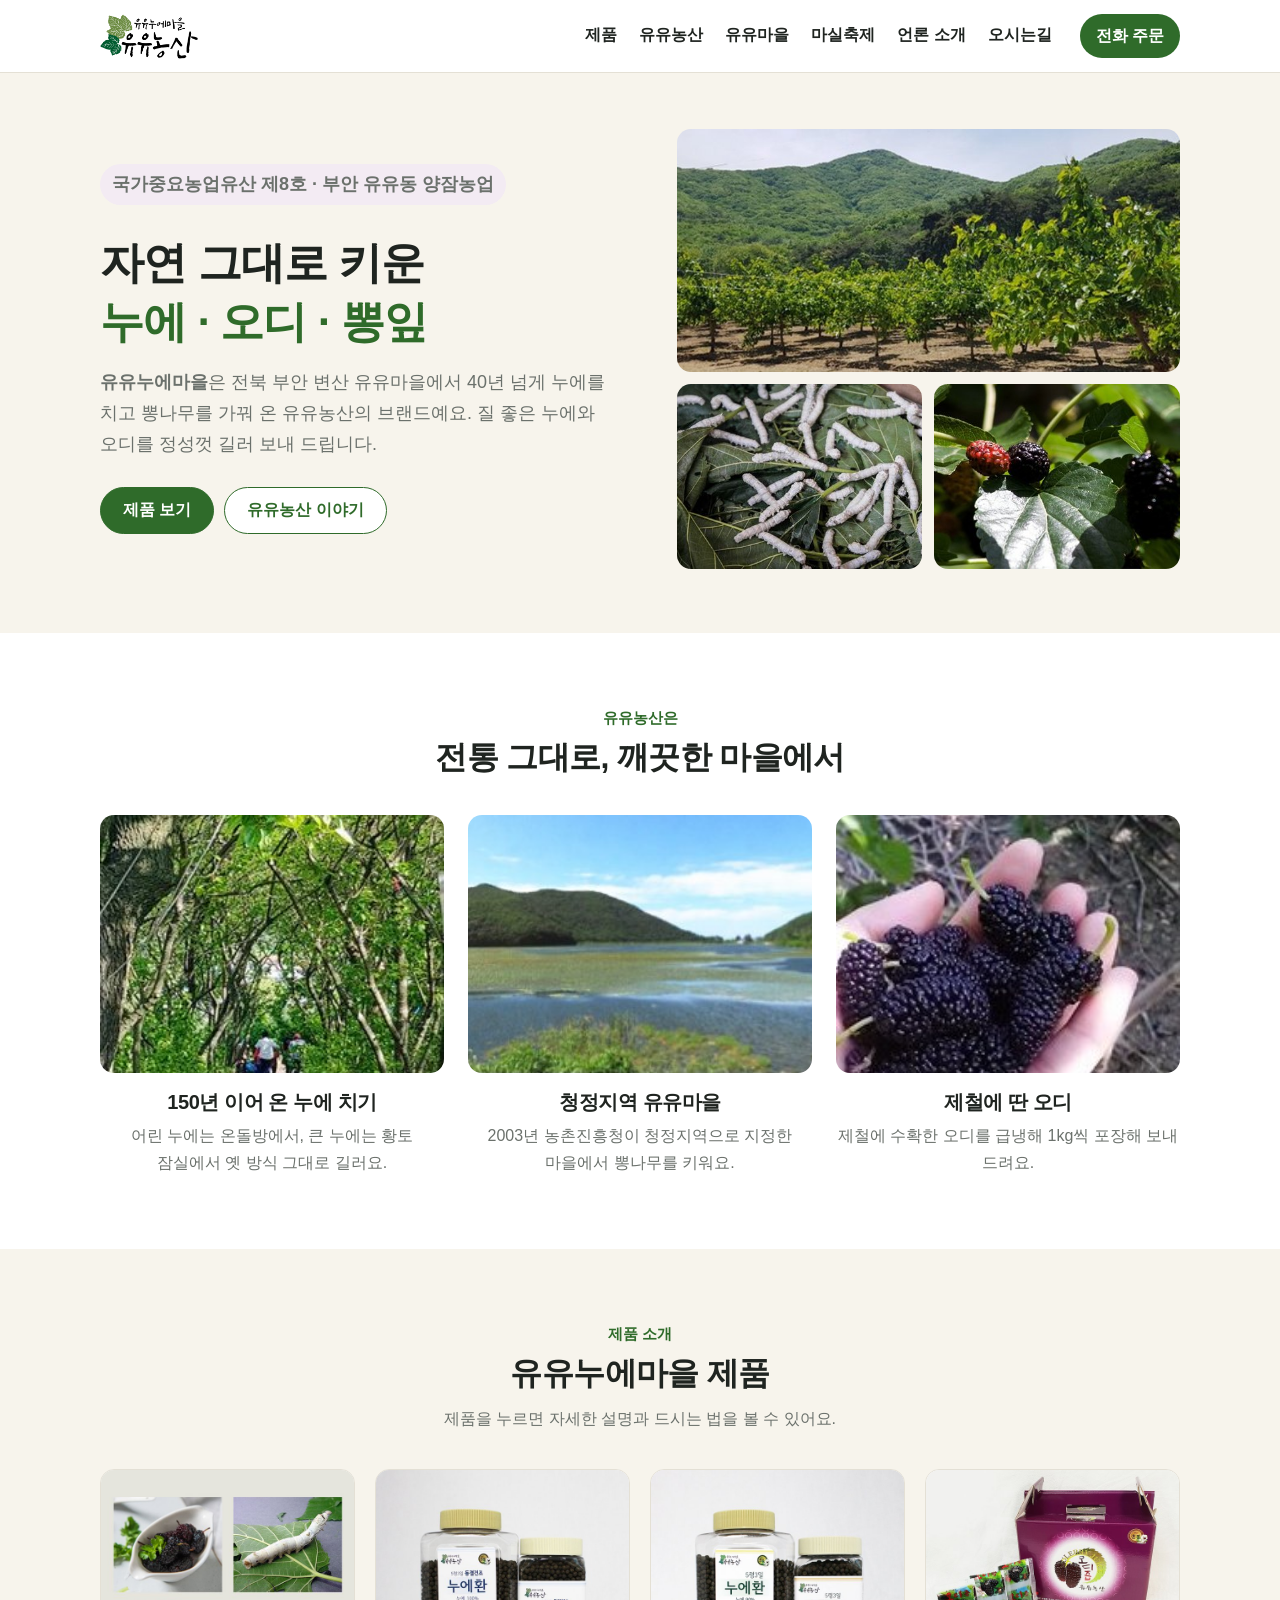
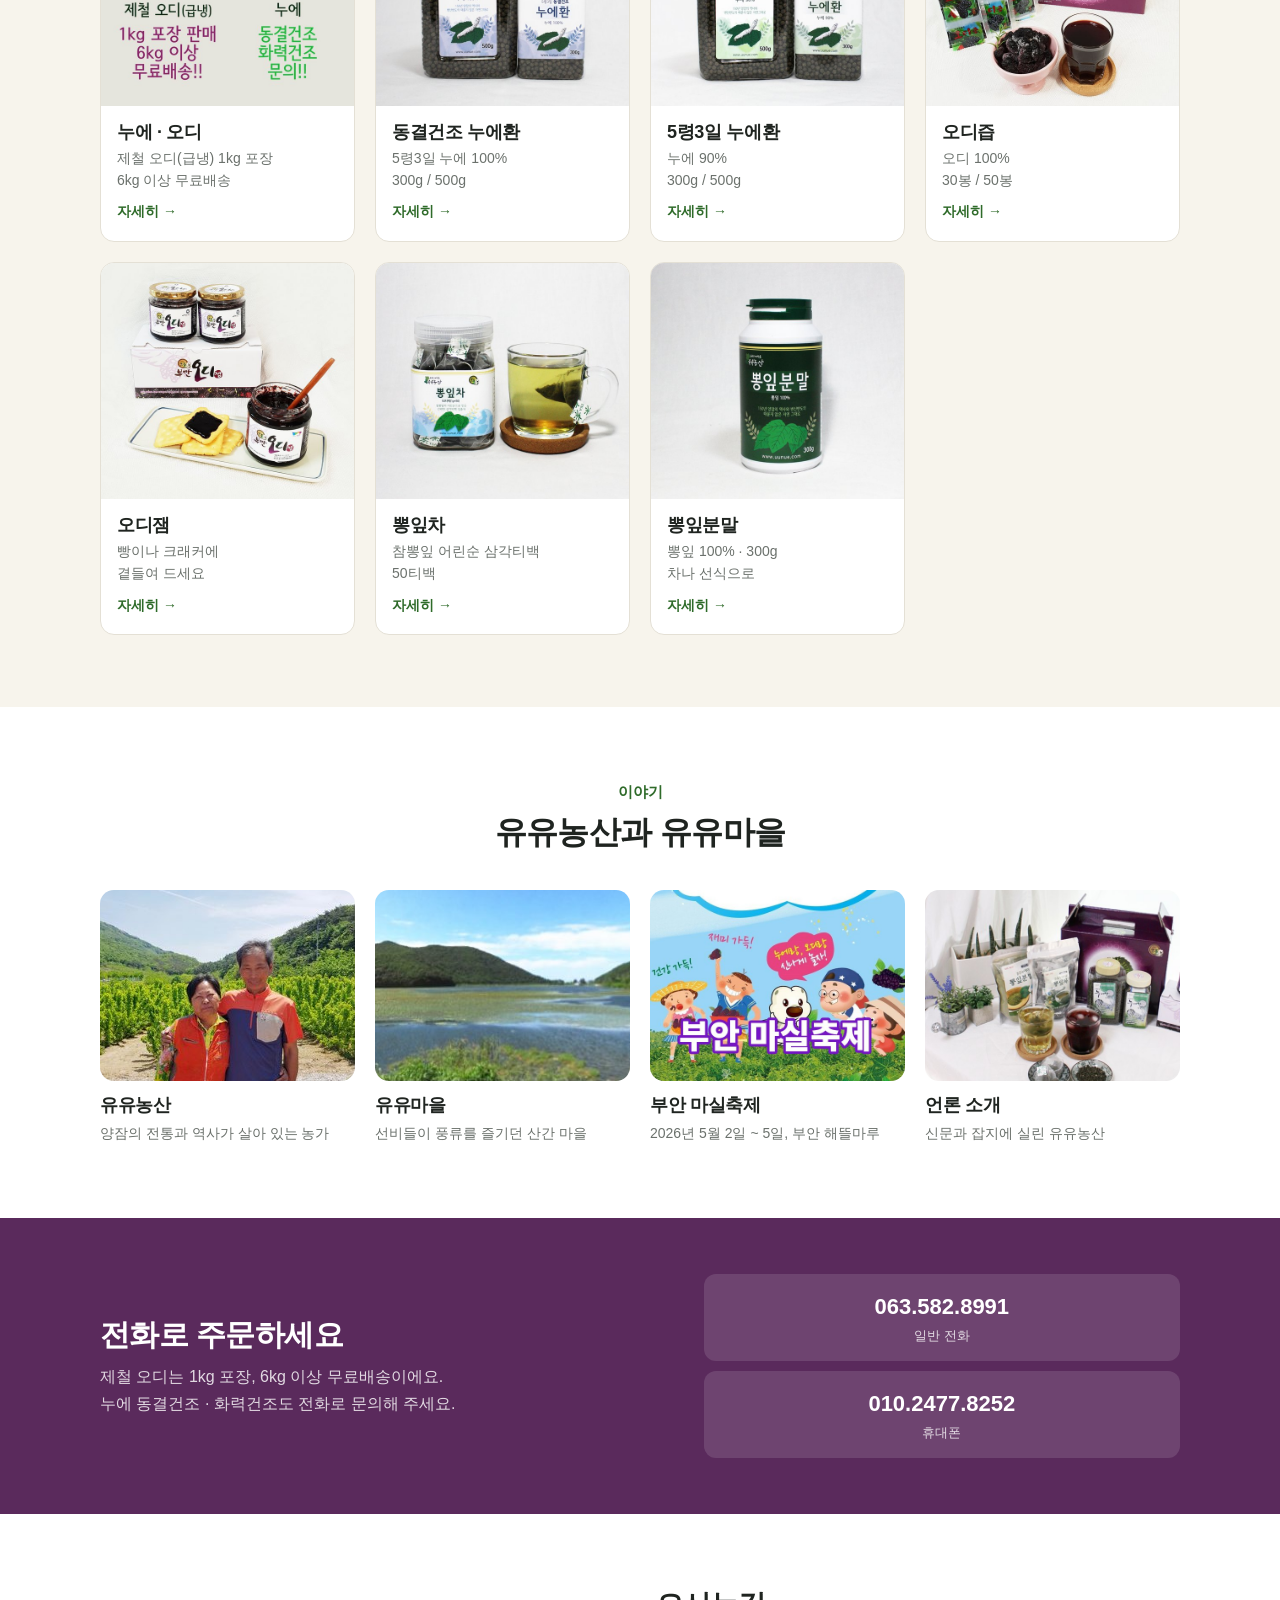
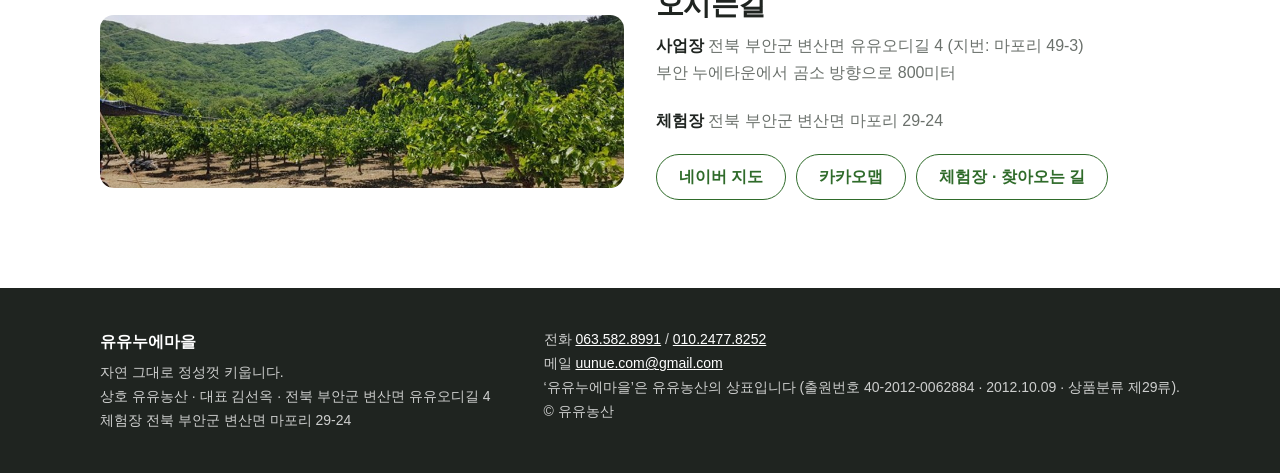
<file: index.html>
<!DOCTYPE html>
<html lang="ko-KR">
<head>
<meta charset="UTF-8">
<meta name="viewport" content="width=device-width, initial-scale=1.0">
<title>유유누에마을 – 자연 그대로 키운 누에 · 오디 · 뽕잎</title>
<meta name="description" content="유유누에마을은 유유농산의 상표입니다. 전북 부안군 변산면 유유마을(마을 이름)에서 전통 방식으로 누에를 치고 뽕나무를 가꿔 누에환, 오디, 오디즙, 오디잼, 뽕잎차, 뽕잎분말을 만듭니다.">
<link rel="icon" href="./_wp/cropped-nue-32x32.png" sizes="32x32">
<link rel="apple-touch-icon" href="./_wp/cropped-nue-32x32.png">
<link rel="stylesheet" href="./_files/site.css">
<script type="application/ld+json">
{
 "@context": "https://schema.org",
 "@graph": [
  {
   "@type": "Organization",
   "@id": "https://uunue.com/#org",
   "name": "유유농산",
   "legalName": "유유농산",
   "description": "전북 부안군 변산면 유유마을에서 누에를 치고 뽕나무를 가꾸는 농가입니다. '유유누에마을'은 유유농산의 상표(브랜드)입니다.",
   "url": "https://uunue.com/",
   "logo": "https://uunue.com/_files/logo1.png",
   "founder": {
    "@type": "Person",
    "name": "김선옥",
    "jobTitle": "대표"
   },
   "address": {
    "@type": "PostalAddress",
    "addressCountry": "KR",
    "addressRegion": "전북특별자치도",
    "addressLocality": "부안군 변산면",
    "streetAddress": "유유오디길 4"
   },
   "telephone": "+82-63-582-8991",
   "email": "uunue.com@gmail.com",
   "brand": {
    "@id": "https://uunue.com/#brand"
   },
   "location": [
    {
     "@id": "https://uunue.com/#farm"
    },
    {
     "@id": "https://uunue.com/#experience"
    }
   ]
  },
  {
   "@type": "Brand",
   "@id": "https://uunue.com/#brand",
   "name": "유유누에마을",
   "description": "유유농산이 누에환, 오디, 오디즙, 오디잼, 뽕잎차, 뽕잎분말 제품에 쓰는 상표입니다. 마을 이름 '유유마을'과는 다른 이름입니다. 상표 '유유누에마을' 출원번호 40-2012-0062884 (2012.10.09 출원), 상품분류 제29류(니스 분류 10판).",
   "logo": "https://uunue.com/_files/logo1.png",
   "identifier": {
    "@type": "PropertyValue",
    "propertyID": "특허청 상표 출원번호",
    "value": "40-2012-0062884"
   }
  },
  {
   "@type": "Place",
   "@id": "https://uunue.com/#farm",
   "name": "유유농산 사업장",
   "address": {
    "@type": "PostalAddress",
    "addressCountry": "KR",
    "addressRegion": "전북특별자치도",
    "addressLocality": "부안군 변산면",
    "streetAddress": "유유오디길 4"
   }
  },
  {
   "@type": "Place",
   "@id": "https://uunue.com/#experience",
   "name": "유유누에마을 체험장",
   "address": {
    "@type": "PostalAddress",
    "addressCountry": "KR",
    "addressRegion": "전북특별자치도",
    "addressLocality": "부안군 변산면",
    "streetAddress": "마포리 29-24"
   }
  },
  {
   "@type": "Place",
   "@id": "https://uunue.com/#village",
   "name": "유유마을",
   "description": "전북특별자치도 부안군 변산면 마포리 유유동에 있는 마을 이름입니다. 상표 '유유누에마을'과는 다릅니다.",
   "address": {
    "@type": "PostalAddress",
    "addressCountry": "KR",
    "addressRegion": "전북특별자치도",
    "addressLocality": "부안군 변산면",
    "streetAddress": "마포리 유유동"
   }
  },
  {
   "@type": "WebSite",
   "@id": "https://uunue.com/#site",
   "url": "https://uunue.com/",
   "name": "유유누에마을",
   "inLanguage": "ko-KR",
   "publisher": {
    "@id": "https://uunue.com/#org"
   }
  }
 ]
}
</script>
</head>
<body>
<header class="site-header">
  <div class="wrap">
    <a class="logo" href="./"><img src="./_files/logo1.png" alt="유유누에마을" width="98" height="52"></a>
    <nav class="site-nav"><a href="./#products">제품</a><a href="./pages/about-farm.html">유유농산</a><a href="./pages/about-village.html">유유마을</a><a href="./pages/festival-2026.html">마실축제</a><a href="./pages/news.html">언론 소개</a><a href="./pages/location.html">오시는길</a></nav>
    <a class="call" href="tel:0635828991">전화 주문</a>
  </div>
</header>

<section class="hero">
  <div class="wrap">
    <div>
      <p class="badge">국가중요농업유산 제8호 · 부안 유유동 양잠농업</p>
      <h1>자연 그대로 키운<br><em>누에 · 오디 · 뽕잎</em></h1>
      <p><strong>유유누에마을</strong>은 전북 부안 변산 유유마을에서 40년 넘게 누에를 치고 뽕나무를 가꿔 온 유유농산의 브랜드예요. 질 좋은 누에와 오디를 정성껏 길러 보내 드립니다.</p>
      <div class="actions">
        <a class="btn solid" href="#products">제품 보기</a>
        <a class="btn" href="./pages/about-farm.html">유유농산 이야기</a>
      </div>
    </div>
    <div class="mosaic">
      <img class="big" src="./_files/photo/field.jpg" alt="산자락 아래 펼쳐진 유유농산 뽕밭" width="900" height="298">
      <img class="small" src="./_files/photo/silkworm.jpg" alt="뽕잎을 먹는 누에" width="450" height="278">
      <img class="small" src="./_files/photo/mulberry.jpg" alt="뽕나무에 열린 오디" width="446" height="278">
    </div>
  </div>
</section>

<section class="section">
  <div class="wrap">
    <div class="section-head">
      <p class="kicker">유유농산은</p>
      <h2>전통 그대로, 깨끗한 마을에서</h2>
    </div>
    <div class="features">
      <div class="feature">
        <img src="./_files/photo/tunnel.jpg" alt="뽕나무 그늘 길" width="250" height="226" loading="lazy">
        <h3>150년 이어 온 누에 치기</h3>
        <p>어린 누에는 온돌방에서, 큰 누에는 황토 잠실에서 옛 방식 그대로 길러요.</p>
      </div>
      <div class="feature">
        <img src="./_files/photo/lake.jpg" alt="유유마을 저수지와 산" width="900" height="215" loading="lazy">
        <h3>청정지역 유유마을</h3>
        <p>2003년 농촌진흥청이 청정지역으로 지정한 마을에서 뽕나무를 키워요.</p>
      </div>
      <div class="feature">
        <img src="./_files/photo/odi-hand.jpg" alt="손에 가득 담은 오디" width="206" height="226" loading="lazy">
        <h3>제철에 딴 오디</h3>
        <p>제철에 수확한 오디를 급냉해 1kg씩 포장해 보내 드려요.</p>
      </div>
    </div>
  </div>
</section>

<section class="section alt" id="products">
  <div class="wrap">
    <div class="section-head">
      <p class="kicker">제품 소개</p>
      <h2>유유누에마을 제품</h2>
      <p>제품을 누르면 자세한 설명과 드시는 법을 볼 수 있어요.</p>
    </div>
    <div class="products">
      <a class="product" href="./products/nue-odi.html"><img src="./_files/thumb/nue-odi.jpg" alt="제철 오디와 누에" width="600" height="560" loading="lazy"><div class="body"><h3>누에 · 오디</h3><p>제철 오디(급냉) 1kg 포장<br>6kg 이상 무료배송</p><p class="more">자세히 →</p></div></a>
      <a class="product" href="./products/freeze-nuehwan.html"><img src="./_files/thumb/freeze-nuehwan.jpg" alt="동결건조 누에환" width="600" height="560" loading="lazy"><div class="body"><h3>동결건조 누에환</h3><p>5령3일 누에 100%<br>300g / 500g</p><p class="more">자세히 →</p></div></a>
      <a class="product" href="./products/nuehwan.html"><img src="./_files/thumb/nuehwan.jpg" alt="5령3일 누에환" width="600" height="560" loading="lazy"><div class="body"><h3>5령3일 누에환</h3><p>누에 90%<br>300g / 500g</p><p class="more">자세히 →</p></div></a>
      <a class="product" href="./products/odi-juice.html"><img src="./_files/thumb/odi-juice.jpg" alt="오디즙" width="600" height="560" loading="lazy"><div class="body"><h3>오디즙</h3><p>오디 100%<br>30봉 / 50봉</p><p class="more">자세히 →</p></div></a>
      <a class="product" href="./products/odi-jam.html"><img src="./_files/thumb/odi-jam.jpg" alt="오디잼" width="600" height="560" loading="lazy"><div class="body"><h3>오디잼</h3><p>빵이나 크래커에<br>곁들여 드세요</p><p class="more">자세히 →</p></div></a>
      <a class="product" href="./products/ppong-tea.html"><img src="./_files/thumb/ppong-tea.jpg" alt="뽕잎차" width="600" height="560" loading="lazy"><div class="body"><h3>뽕잎차</h3><p>참뽕잎 어린순 삼각티백<br>50티백</p><p class="more">자세히 →</p></div></a>
      <a class="product" href="./products/ppong-powder.html"><img src="./_files/thumb/ppong-powder.jpg" alt="뽕잎분말" width="600" height="560" loading="lazy"><div class="body"><h3>뽕잎분말</h3><p>뽕잎 100% · 300g<br>차나 선식으로</p><p class="more">자세히 →</p></div></a>
    </div>
  </div>
</section>

<section class="section">
  <div class="wrap">
    <div class="section-head">
      <p class="kicker">이야기</p>
      <h2>유유농산과 유유마을</h2>
    </div>
    <div class="stories">
      <a class="story" href="./pages/about-farm.html"><img src="./_files/photo/couple.jpg" alt="뽕밭 앞의 이계인 · 김선옥 대표" width="322" height="322" loading="lazy"><h3>유유농산</h3><p>양잠의 전통과 역사가 살아 있는 농가</p></a>
      <a class="story" href="./pages/about-village.html"><img src="./_files/photo/lake.jpg" alt="유유마을 풍경" width="900" height="215" loading="lazy"><h3>유유마을</h3><p>선비들이 풍류를 즐기던 산간 마을</p></a>
      <a class="story" href="./pages/festival-2026.html"><img src="./_files/photo/festival-card.jpg" alt="부안 마실축제" width="600" height="450" loading="lazy"><h3>부안 마실축제</h3><p>2026년 5월 2일 ~ 5일, 부안 해뜰마루</p></a>
      <a class="story" href="./pages/news.html"><img src="./_files/photo/giftset.jpg" alt="유유누에마을 제품 선물 세트" width="560" height="500" loading="lazy"><h3>언론 소개</h3><p>신문과 잡지에 실린 유유농산</p></a>
    </div>
  </div>
</section>

<section class="order">
  <div class="wrap">
    <div>
      <h2>전화로 주문하세요</h2>
      <p>제철 오디는 1kg 포장, 6kg 이상 무료배송이에요.<br>누에 동결건조 · 화력건조도 전화로 문의해 주세요.</p>
    </div>
    <div class="tels">
      <a href="tel:0635828991">063.582.8991<small>일반 전화</small></a>
      <a href="tel:01024778252">010.2477.8252<small>휴대폰</small></a>
    </div>
  </div>
</section>

<section class="section">
  <div class="wrap visit">
    <img src="./_files/photo/field.jpg" alt="유유농산 뽕밭" width="900" height="298" loading="lazy">
    <div>
      <h2>오시는길</h2>
      <p class="addr"><strong>사업장</strong> 전북 부안군 변산면 유유오디길 4 (지번: 마포리 49-3)<br>부안 누에타운에서 곰소 방향으로 800미터</p>
      <p class="addr"><strong>체험장</strong> 전북 부안군 변산면 마포리 29-24</p>
      <p class="maps">
        <a href="https://map.naver.com/p/search/%EC%A0%84%EB%B6%81%20%EB%B6%80%EC%95%88%EA%B5%B0%20%EB%B3%80%EC%82%B0%EB%A9%B4%20%EC%9C%A0%EC%9C%A0%EC%98%A4%EB%94%94%EA%B8%B8%204" target="_blank" rel="noopener">네이버 지도</a>
        <a href="https://map.kakao.com/?q=%EC%A0%84%EB%B6%81%20%EB%B6%80%EC%95%88%EA%B5%B0%20%EB%B3%80%EC%82%B0%EB%A9%B4%20%EC%9C%A0%EC%9C%A0%EC%98%A4%EB%94%94%EA%B8%B8%204" target="_blank" rel="noopener">카카오맵</a>
        <a href="./pages/location.html">체험장 · 찾아오는 길</a>
      </p>
    </div>
  </div>
</section>

<footer class="site-footer">
  <div class="wrap">
    <div>
      <strong>유유누에마을</strong>
      <p>자연 그대로 정성껏 키웁니다.</p>
      <p>상호 유유농산 · 대표 김선옥 · 전북 부안군 변산면 유유오디길 4</p>
      <p>체험장 전북 부안군 변산면 마포리 29-24</p>
    </div>
    <div>
      <p>전화 <a href="tel:0635828991">063.582.8991</a> / <a href="tel:01024778252">010.2477.8252</a></p>
      <p>메일 <a href="mailto:uunue.com@gmail.com">uunue.com@gmail.com</a></p>
      <p>‘유유누에마을’은 유유농산의 상표입니다 (출원번호 40-2012-0062884 · 2012.10.09 · 상품분류 제29류).</p>
      <p>© 유유농산</p>
    </div>
  </div>
</footer>
</body>
</html>
</file>
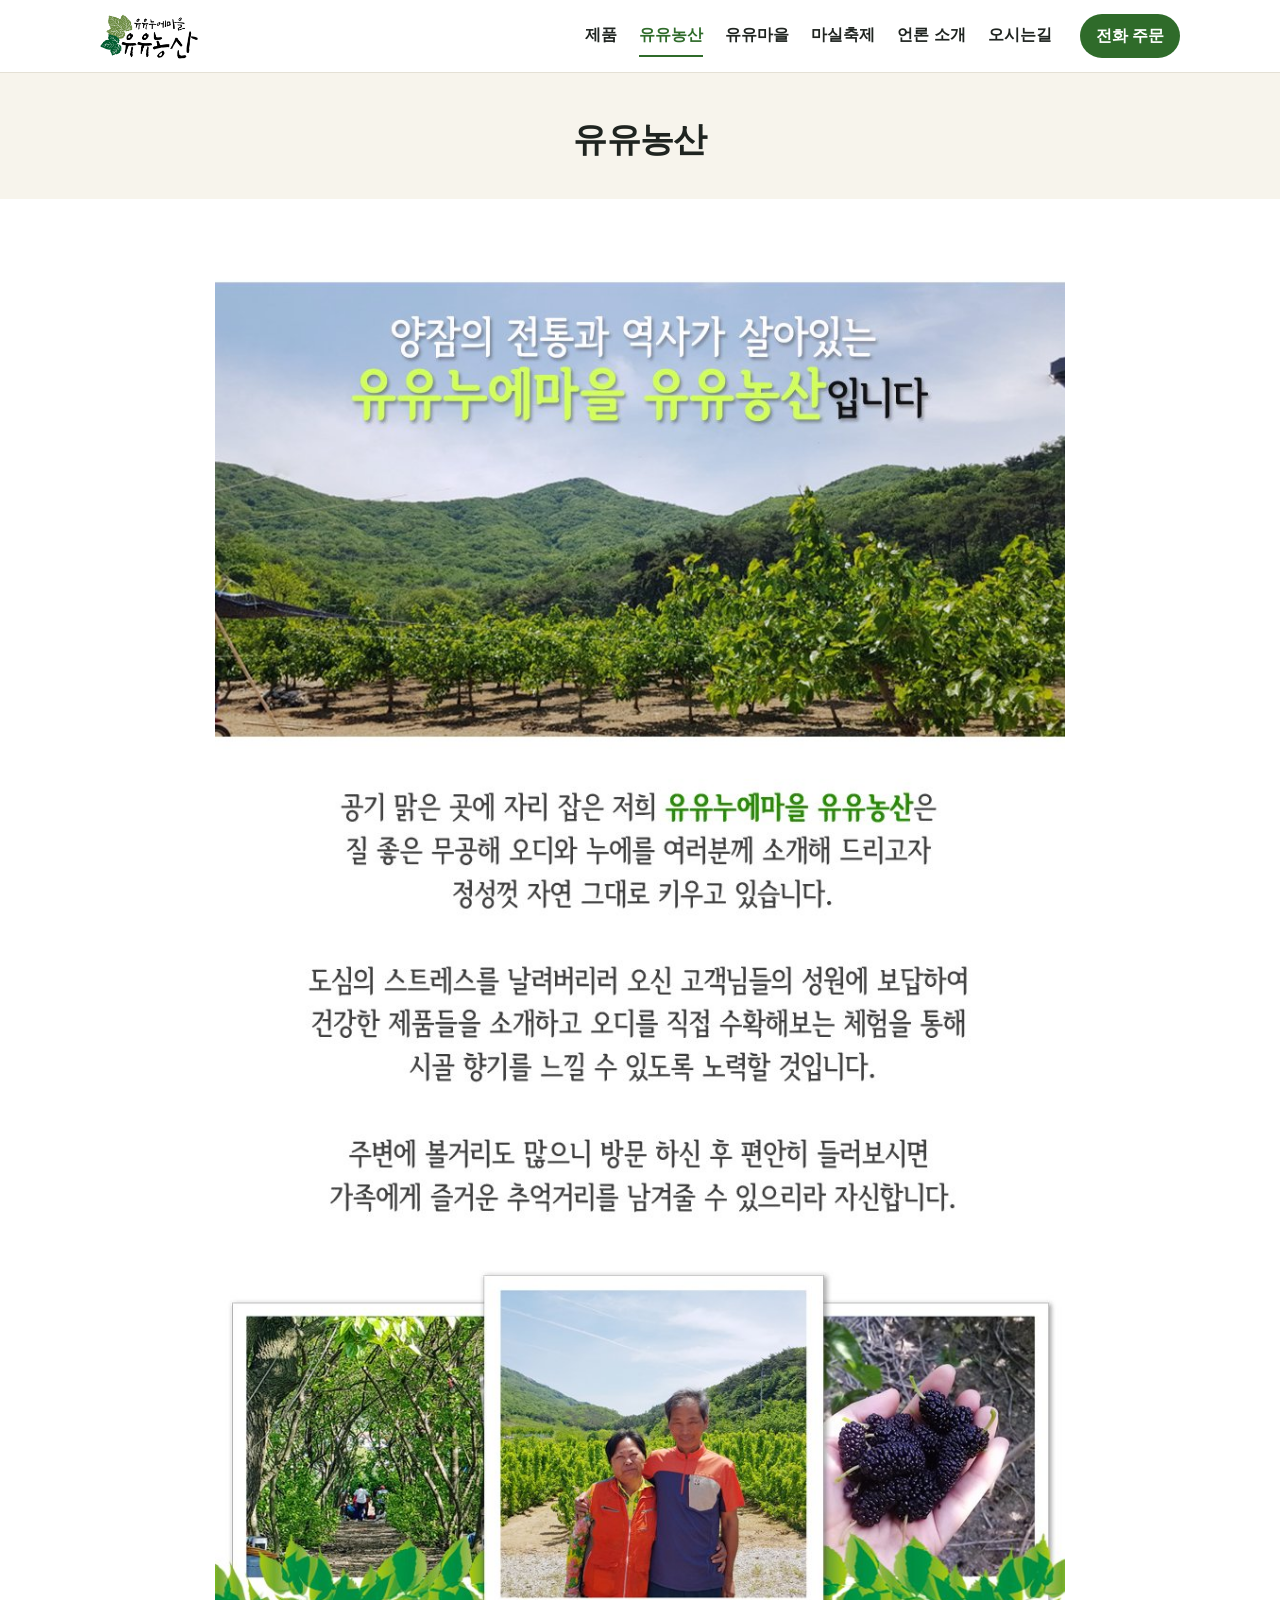
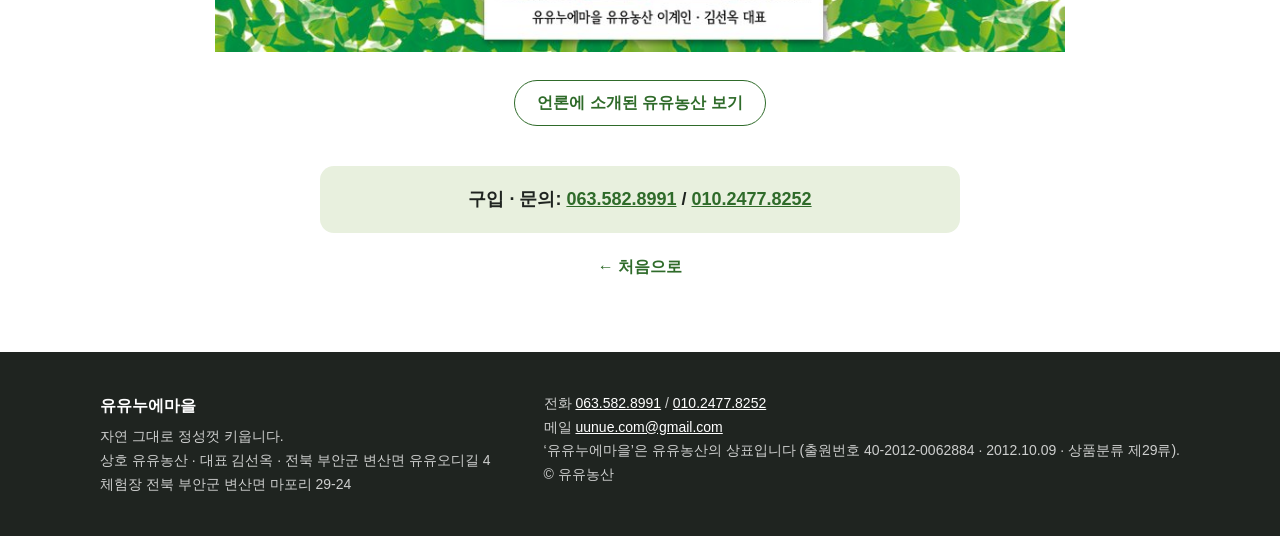
<file: pages/about-farm.html>
<!DOCTYPE html>
<html lang="ko-KR">
<head>
<meta charset="UTF-8">
<meta name="viewport" content="width=device-width, initial-scale=1.0">
<title>유유농산 – 유유누에마을</title>
<meta name="description" content="유유농산은 전북 부안군 변산면 유유마을에서 40년 넘게 누에를 치고 뽕나무를 가꿔 온 농가입니다. 유유누에마을은 유유농산의 상표입니다.">
<link rel="icon" href="../_wp/cropped-nue-32x32.png" sizes="32x32">
<link rel="stylesheet" href="../_files/site.css">
</head>
<body>
<header class="site-header">
  <div class="wrap">
    <a class="logo" href="../"><img src="../_files/logo1.png" alt="유유누에마을" width="98" height="52"></a>
    <nav class="site-nav"><a href="../#products">제품</a><a href="../pages/about-farm.html" aria-current="page">유유농산</a><a href="../pages/about-village.html">유유마을</a><a href="../pages/festival-2026.html">마실축제</a><a href="../pages/news.html">언론 소개</a><a href="../pages/location.html">오시는길</a></nav>
    <a class="call" href="tel:0635828991">전화 주문</a>
  </div>
</header>
<section class="page-head">
  <div class="wrap">
    <h1>유유농산</h1>
  </div>
</section>
<main class="page">
  <img class="desc" src="../_files/pages/about-farm.jpg" alt="유유농산 소개">
  <p class="maps"><a href="news.html">언론에 소개된 유유농산 보기</a></p>
  <p class="ask">구입 · 문의: <a href="tel:0635828991">063.582.8991</a> / <a href="tel:01024778252">010.2477.8252</a></p>
  <p class="back"><a href="../">← 처음으로</a></p>
</main>
<footer class="site-footer">
  <div class="wrap">
    <div>
      <strong>유유누에마을</strong>
      <p>자연 그대로 정성껏 키웁니다.</p>
      <p>상호 유유농산 · 대표 김선옥 · 전북 부안군 변산면 유유오디길 4</p>
      <p>체험장 전북 부안군 변산면 마포리 29-24</p>
    </div>
    <div>
      <p>전화 <a href="tel:0635828991">063.582.8991</a> / <a href="tel:01024778252">010.2477.8252</a></p>
      <p>메일 <a href="mailto:uunue.com@gmail.com">uunue.com@gmail.com</a></p>
      <p>‘유유누에마을’은 유유농산의 상표입니다 (출원번호 40-2012-0062884 · 2012.10.09 · 상품분류 제29류).</p>
      <p>© 유유농산</p>
    </div>
  </div>
</footer>
</body>
</html>
</file>
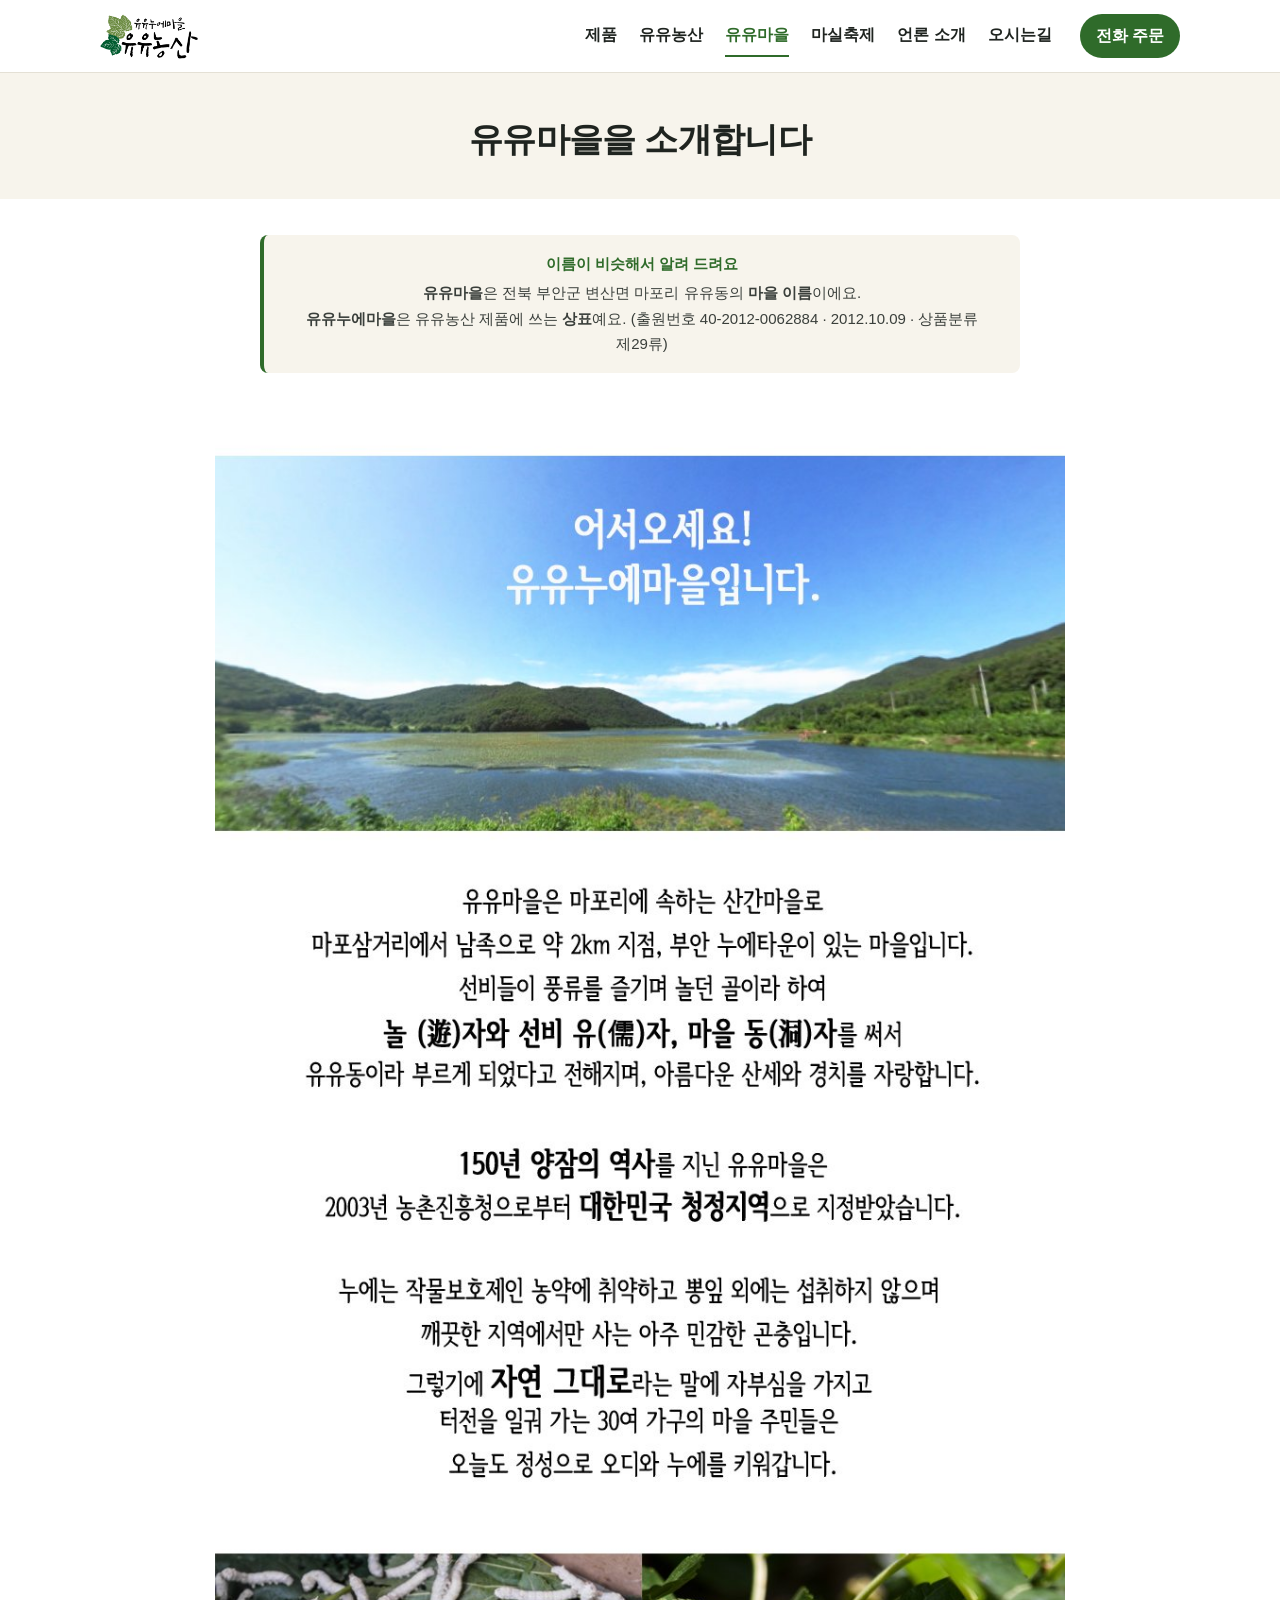
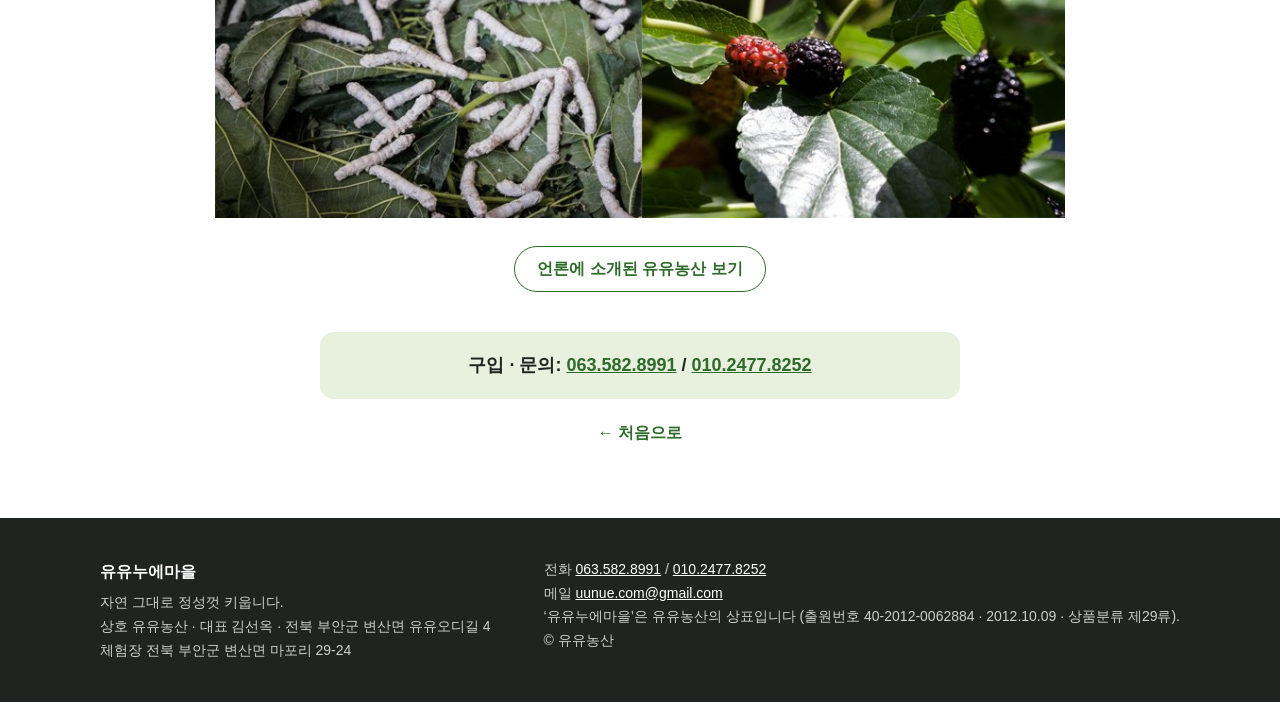
<file: pages/about-village.html>
<!DOCTYPE html>
<html lang="ko-KR">
<head>
<meta charset="UTF-8">
<meta name="viewport" content="width=device-width, initial-scale=1.0">
<title>유유마을을 소개합니다 – 유유누에마을</title>
<meta name="description" content="유유마을은 전북 부안군 변산면 마포리 유유동의 마을 이름입니다. 유유누에마을은 유유농산 제품에 쓰는 상표(출원번호 40-2012-0062884)로, 마을 이름과는 다릅니다.">
<link rel="icon" href="../_wp/cropped-nue-32x32.png" sizes="32x32">
<link rel="stylesheet" href="../_files/site.css">
</head>
<body>
<header class="site-header">
  <div class="wrap">
    <a class="logo" href="../"><img src="../_files/logo1.png" alt="유유누에마을" width="98" height="52"></a>
    <nav class="site-nav"><a href="../#products">제품</a><a href="../pages/about-farm.html">유유농산</a><a href="../pages/about-village.html" aria-current="page">유유마을</a><a href="../pages/festival-2026.html">마실축제</a><a href="../pages/news.html">언론 소개</a><a href="../pages/location.html">오시는길</a></nav>
    <a class="call" href="tel:0635828991">전화 주문</a>
  </div>
</header>
<section class="page-head">
  <div class="wrap">
    <h1>유유마을을 소개합니다</h1>
  </div>
</section>
<main class="page">
  <aside class="name-note">
    <strong>이름이 비슷해서 알려 드려요</strong>
    <p><b>유유마을</b>은 전북 부안군 변산면 마포리 유유동의 <b>마을 이름</b>이에요.<br><b>유유누에마을</b>은 유유농산 제품에 쓰는 <b>상표</b>예요. (출원번호 40-2012-0062884 · 2012.10.09 · 상품분류 제29류)</p>
  </aside>
  <img class="desc" src="../_files/pages/about-village.jpg" alt="유유마을 소개">
  <p class="maps"><a href="news.html">언론에 소개된 유유농산 보기</a></p>
  <p class="ask">구입 · 문의: <a href="tel:0635828991">063.582.8991</a> / <a href="tel:01024778252">010.2477.8252</a></p>
  <p class="back"><a href="../">← 처음으로</a></p>
</main>
<footer class="site-footer">
  <div class="wrap">
    <div>
      <strong>유유누에마을</strong>
      <p>자연 그대로 정성껏 키웁니다.</p>
      <p>상호 유유농산 · 대표 김선옥 · 전북 부안군 변산면 유유오디길 4</p>
      <p>체험장 전북 부안군 변산면 마포리 29-24</p>
    </div>
    <div>
      <p>전화 <a href="tel:0635828991">063.582.8991</a> / <a href="tel:01024778252">010.2477.8252</a></p>
      <p>메일 <a href="mailto:uunue.com@gmail.com">uunue.com@gmail.com</a></p>
      <p>‘유유누에마을’은 유유농산의 상표입니다 (출원번호 40-2012-0062884 · 2012.10.09 · 상품분류 제29류).</p>
      <p>© 유유농산</p>
    </div>
  </div>
</footer>
</body>
</html>
</file>
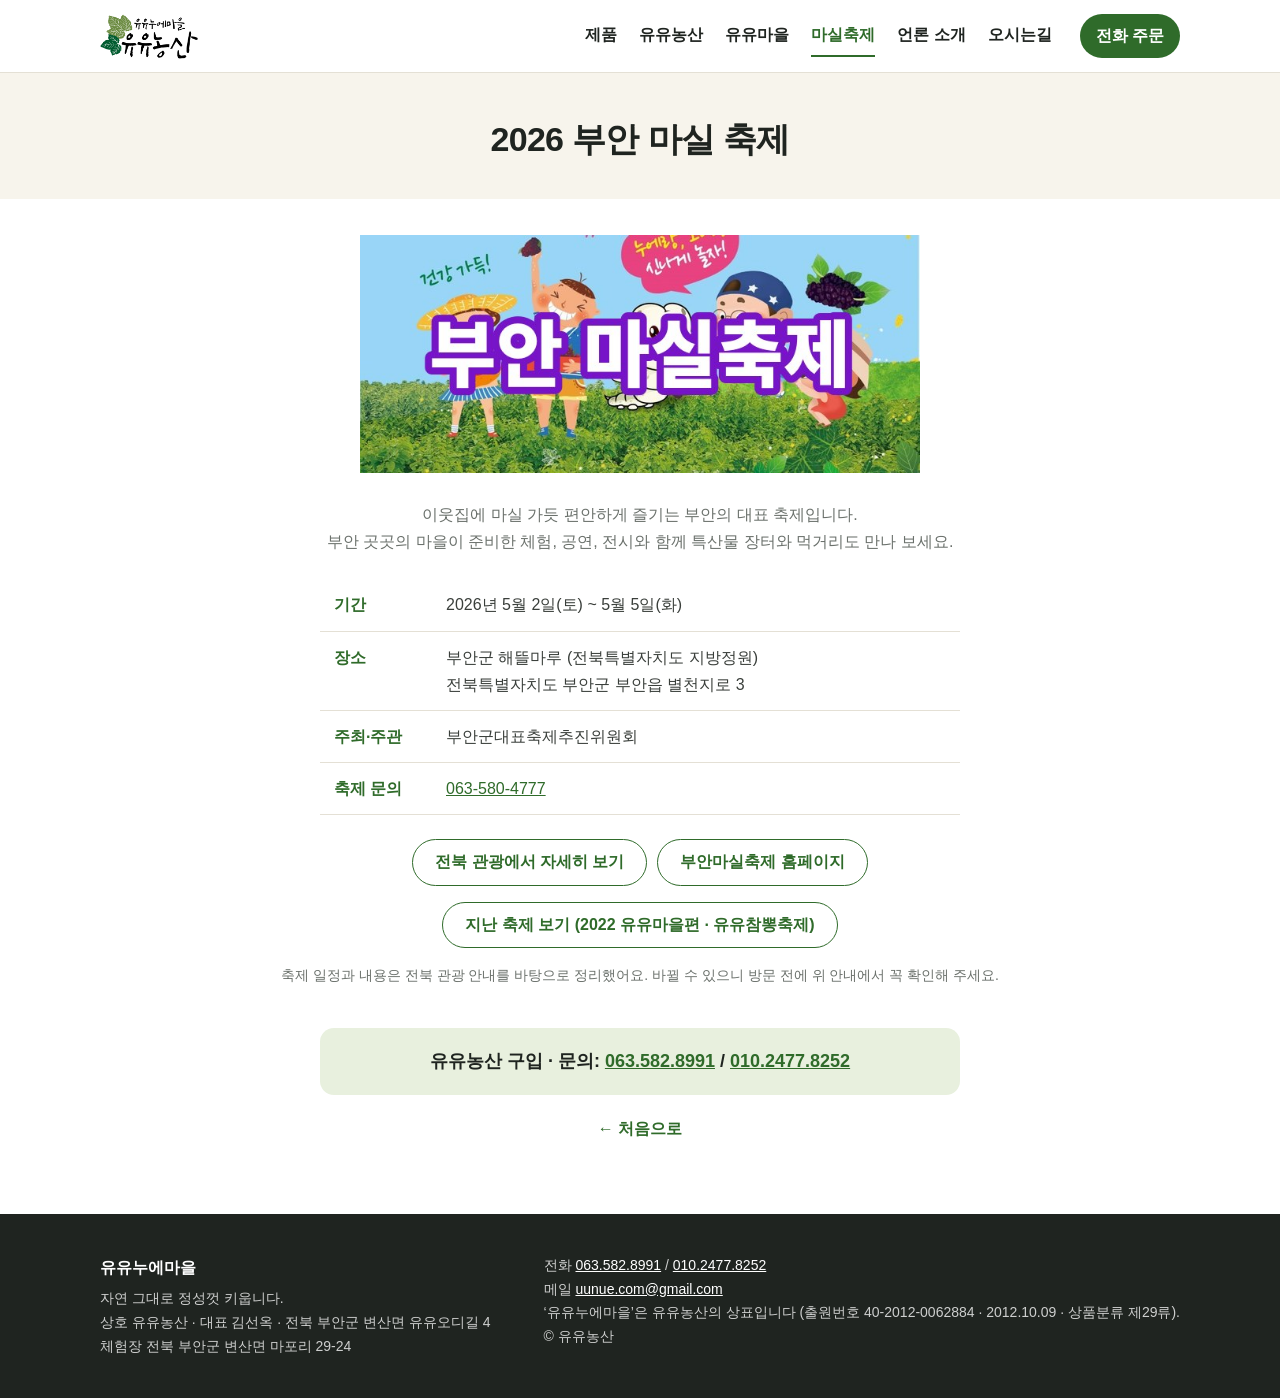
<file: pages/festival-2026.html>
<!DOCTYPE html>
<html lang="ko-KR">
<head>
<meta charset="UTF-8">
<meta name="viewport" content="width=device-width, initial-scale=1.0">
<title>2026 부안 마실 축제 – 유유누에마을</title>
<meta name="description" content="2026 부안 마실축제 안내. 2026년 5월 2일부터 5일까지 부안 해뜰마루에서 열립니다.">
<link rel="icon" href="../_wp/cropped-nue-32x32.png" sizes="32x32">
<link rel="stylesheet" href="../_files/site.css">
</head>
<body>
<header class="site-header">
  <div class="wrap">
    <a class="logo" href="../"><img src="../_files/logo1.png" alt="유유누에마을" width="98" height="52"></a>
    <nav class="site-nav"><a href="../#products">제품</a><a href="../pages/about-farm.html">유유농산</a><a href="../pages/about-village.html">유유마을</a><a href="../pages/festival-2026.html" aria-current="page">마실축제</a><a href="../pages/news.html">언론 소개</a><a href="../pages/location.html">오시는길</a></nav>
    <a class="call" href="tel:0635828991">전화 주문</a>
  </div>
</header>
<section class="page-head">
  <div class="wrap">
    <h1>2026 부안 마실 축제</h1>
  </div>
</section>
<main class="page">
  <img class="photo" src="../_files/main-festival.jpg" alt="부안 마실축제">
  <p class="lead">이웃집에 마실 가듯 편안하게 즐기는 부안의 대표 축제입니다.<br>
    부안 곳곳의 마을이 준비한 체험, 공연, 전시와 함께 특산물 장터와 먹거리도 만나 보세요.</p>

  <table class="info">
    <tr><th>기간</th><td>2026년 5월 2일(토) ~ 5월 5일(화)</td></tr>
    <tr><th>장소</th><td>부안군 해뜰마루 (전북특별자치도 지방정원)<br>전북특별자치도 부안군 부안읍 별천지로 3</td></tr>
    <tr><th>주최·주관</th><td>부안군대표축제추진위원회</td></tr>
    <tr><th>축제 문의</th><td><a href="tel:0635804777">063-580-4777</a></td></tr>
  </table>

  <p class="maps">
    <a href="https://tour.jb.go.kr/travel/info/view.do?menuCd=DOM_000000110001000000&amp;contentsSid=22&amp;category_top_id=c&amp;ctnt_id=24020" target="_blank" rel="noopener">전북 관광에서 자세히 보기</a>
    <a href="https://www.buanmasil.com/" target="_blank" rel="noopener">부안마실축제 홈페이지</a>
  </p>
  <p class="maps"><a href="festival.html">지난 축제 보기 (2022 유유마을편 · 유유참뽕축제)</a></p>
  <p class="note">축제 일정과 내용은 전북 관광 안내를 바탕으로 정리했어요. 바뀔 수 있으니 방문 전에 위 안내에서 꼭 확인해 주세요.</p>

  <p class="ask">유유농산 구입 · 문의: <a href="tel:0635828991">063.582.8991</a> / <a href="tel:01024778252">010.2477.8252</a></p>
  <p class="back"><a href="../">← 처음으로</a></p>
</main>
<footer class="site-footer">
  <div class="wrap">
    <div>
      <strong>유유누에마을</strong>
      <p>자연 그대로 정성껏 키웁니다.</p>
      <p>상호 유유농산 · 대표 김선옥 · 전북 부안군 변산면 유유오디길 4</p>
      <p>체험장 전북 부안군 변산면 마포리 29-24</p>
    </div>
    <div>
      <p>전화 <a href="tel:0635828991">063.582.8991</a> / <a href="tel:01024778252">010.2477.8252</a></p>
      <p>메일 <a href="mailto:uunue.com@gmail.com">uunue.com@gmail.com</a></p>
      <p>‘유유누에마을’은 유유농산의 상표입니다 (출원번호 40-2012-0062884 · 2012.10.09 · 상품분류 제29류).</p>
      <p>© 유유농산</p>
    </div>
  </div>
</footer>
</body>
</html>
</file>
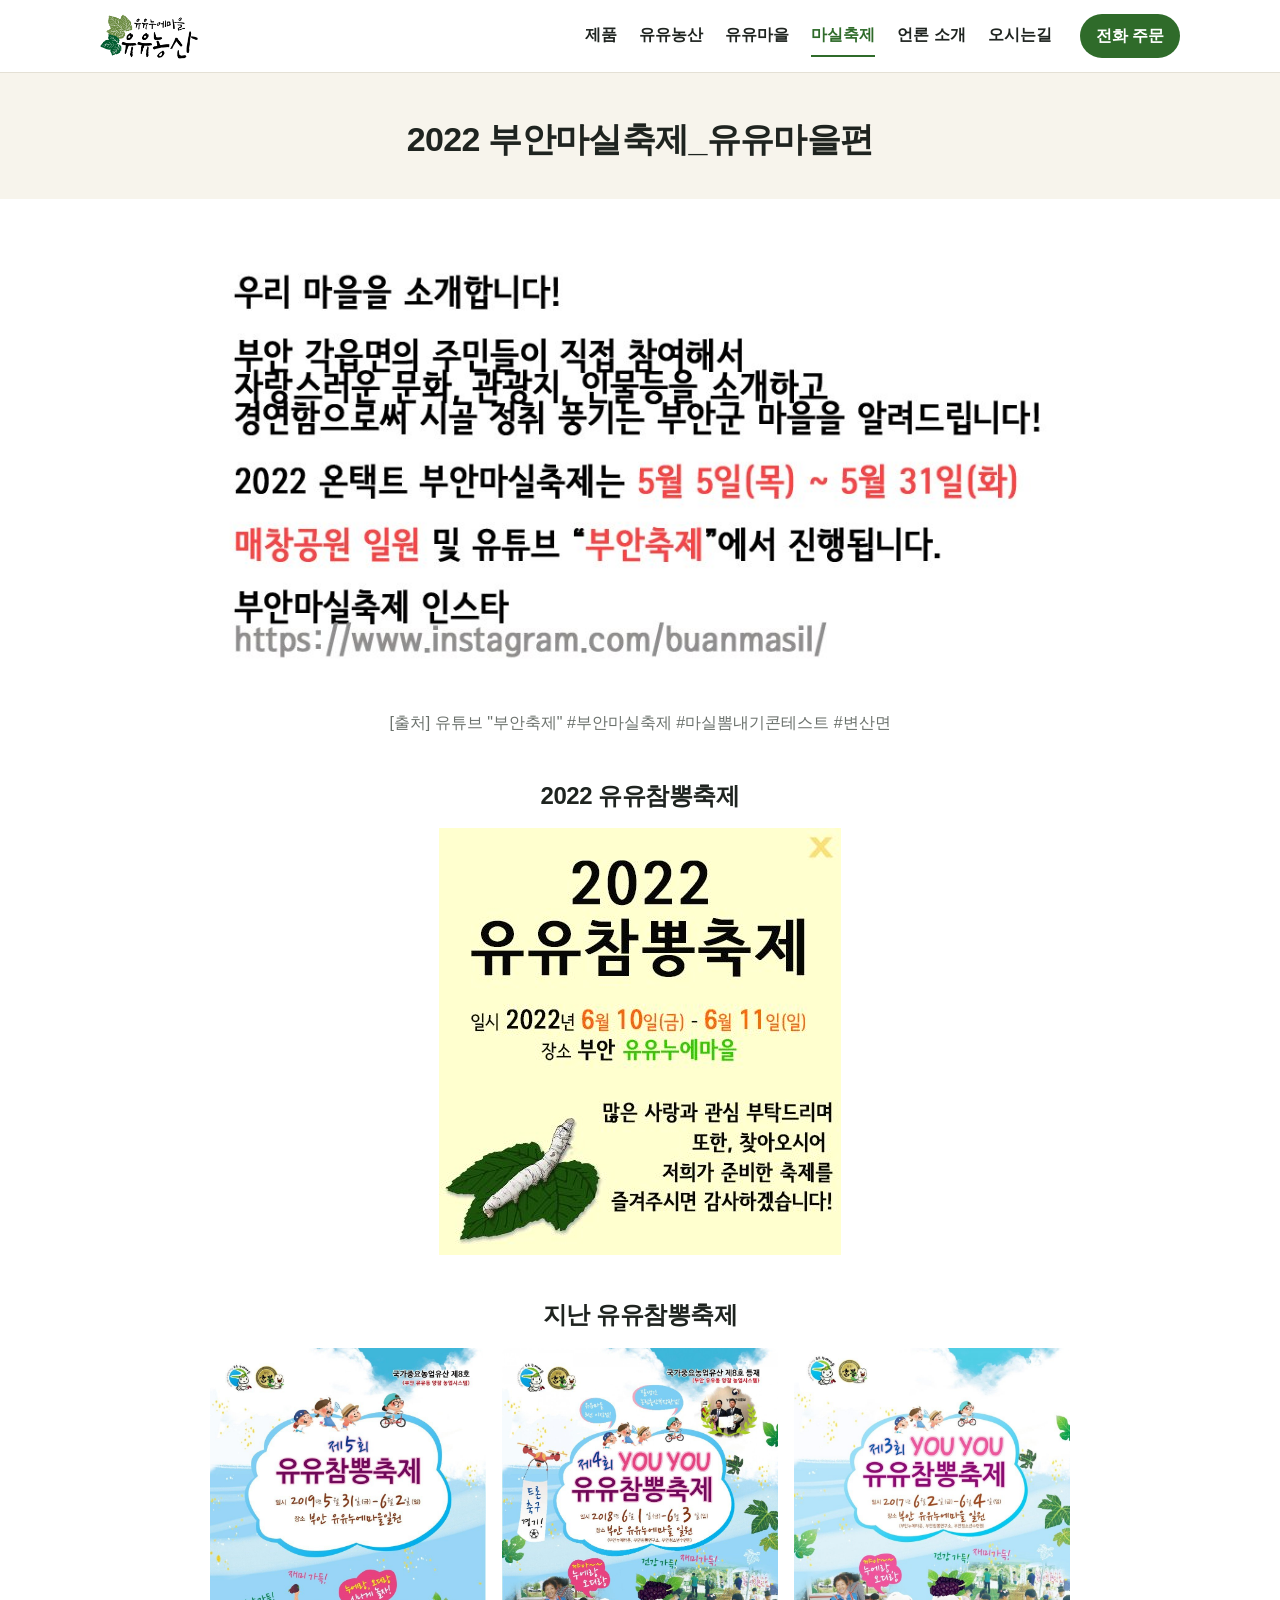
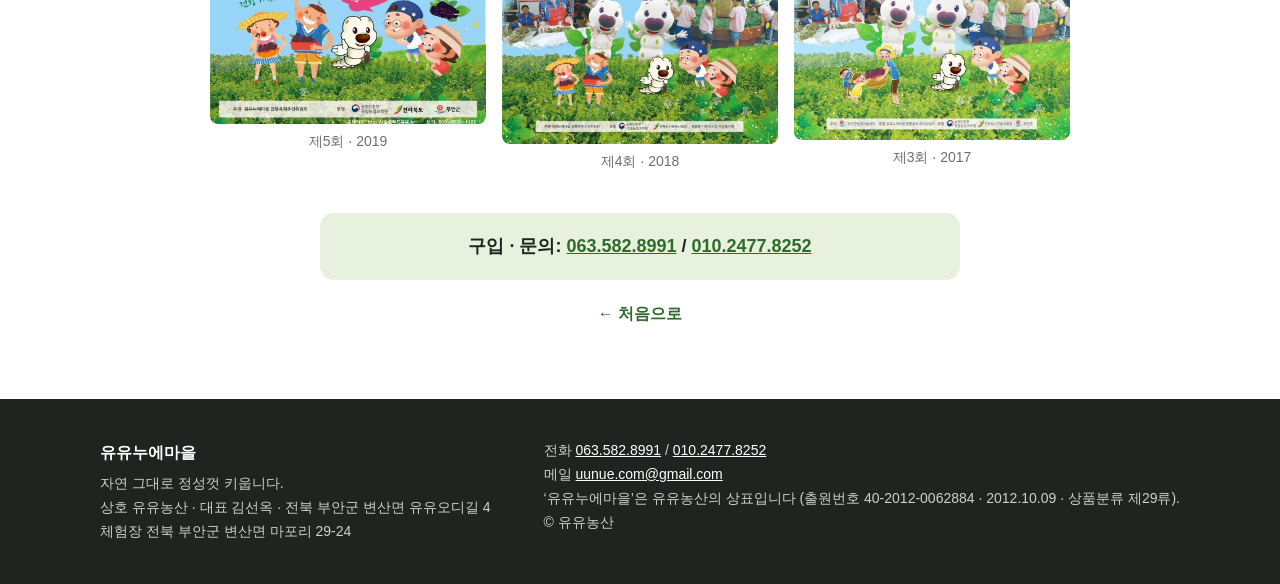
<file: pages/festival.html>
<!DOCTYPE html>
<html lang="ko-KR">
<head>
<meta charset="UTF-8">
<meta name="viewport" content="width=device-width, initial-scale=1.0">
<title>2022 부안마실축제_유유마을편 – 유유누에마을</title>
<meta name="description" content="2022 부안마실축제 유유마을편 영상과 지난 축제 모습입니다.">
<link rel="icon" href="../_wp/cropped-nue-32x32.png" sizes="32x32">
<link rel="stylesheet" href="../_files/site.css">
</head>
<body>
<header class="site-header">
  <div class="wrap">
    <a class="logo" href="../"><img src="../_files/logo1.png" alt="유유누에마을" width="98" height="52"></a>
    <nav class="site-nav"><a href="../#products">제품</a><a href="../pages/about-farm.html">유유농산</a><a href="../pages/about-village.html">유유마을</a><a href="../pages/festival-2026.html" aria-current="page">마실축제</a><a href="../pages/news.html">언론 소개</a><a href="../pages/location.html">오시는길</a></nav>
    <a class="call" href="tel:0635828991">전화 주문</a>
  </div>
</header>
<section class="page-head">
  <div class="wrap">
    <h1>2022 부안마실축제_유유마을편</h1>
  </div>
</section>
<main class="page">
  <img class="desc" src="../_files/pages/festival-2022-masil.jpg" alt="2022 온택트 부안마실축제 유유마을편 안내">
  <p class="lead">[출처] 유튜브 "부안축제" #부안마실축제 #마실뽐내기콘테스트 #변산면</p>
  <h2>2022 유유참뽕축제</h2>
  <img class="howto" src="../_files/pages/festival-2022-ppong.jpg" alt="2022 유유참뽕축제 6월 10일~11일 부안 유유누에마을">
  <h2>지난 유유참뽕축제</h2>
  <div class="posters">
    <figure><img src="../_files/pages/festival-2019-poster.jpg" alt="제5회 유유참뽕축제 포스터"><figcaption>제5회 · 2019</figcaption></figure>
    <figure><img src="../_files/pages/festival-2018-poster.jpg" alt="제4회 유유참뽕축제 포스터"><figcaption>제4회 · 2018</figcaption></figure>
    <figure><img src="../_files/pages/festival-2017-poster.jpg" alt="제3회 유유참뽕축제 포스터"><figcaption>제3회 · 2017</figcaption></figure>
  </div>
  <p class="ask">구입 · 문의: <a href="tel:0635828991">063.582.8991</a> / <a href="tel:01024778252">010.2477.8252</a></p>
  <p class="back"><a href="../">← 처음으로</a></p>
</main>
<footer class="site-footer">
  <div class="wrap">
    <div>
      <strong>유유누에마을</strong>
      <p>자연 그대로 정성껏 키웁니다.</p>
      <p>상호 유유농산 · 대표 김선옥 · 전북 부안군 변산면 유유오디길 4</p>
      <p>체험장 전북 부안군 변산면 마포리 29-24</p>
    </div>
    <div>
      <p>전화 <a href="tel:0635828991">063.582.8991</a> / <a href="tel:01024778252">010.2477.8252</a></p>
      <p>메일 <a href="mailto:uunue.com@gmail.com">uunue.com@gmail.com</a></p>
      <p>‘유유누에마을’은 유유농산의 상표입니다 (출원번호 40-2012-0062884 · 2012.10.09 · 상품분류 제29류).</p>
      <p>© 유유농산</p>
    </div>
  </div>
</footer>
</body>
</html>
</file>
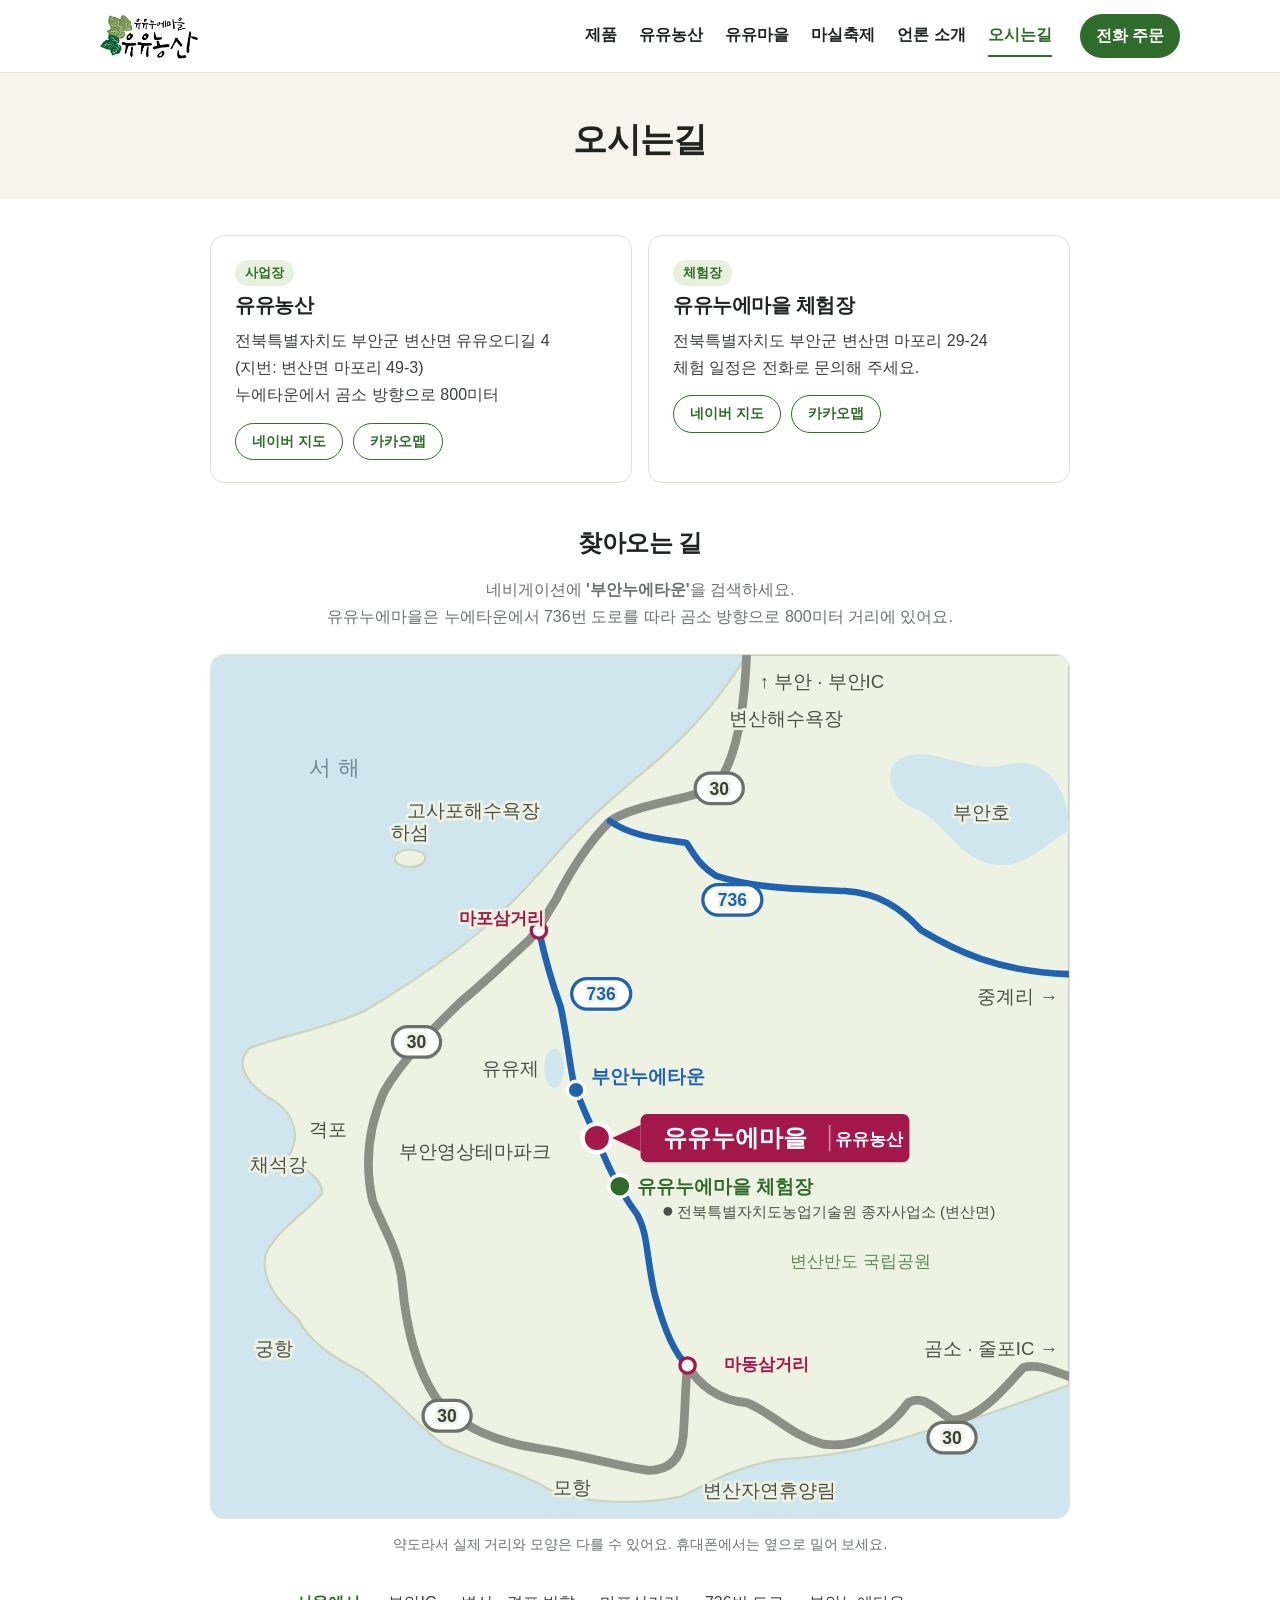
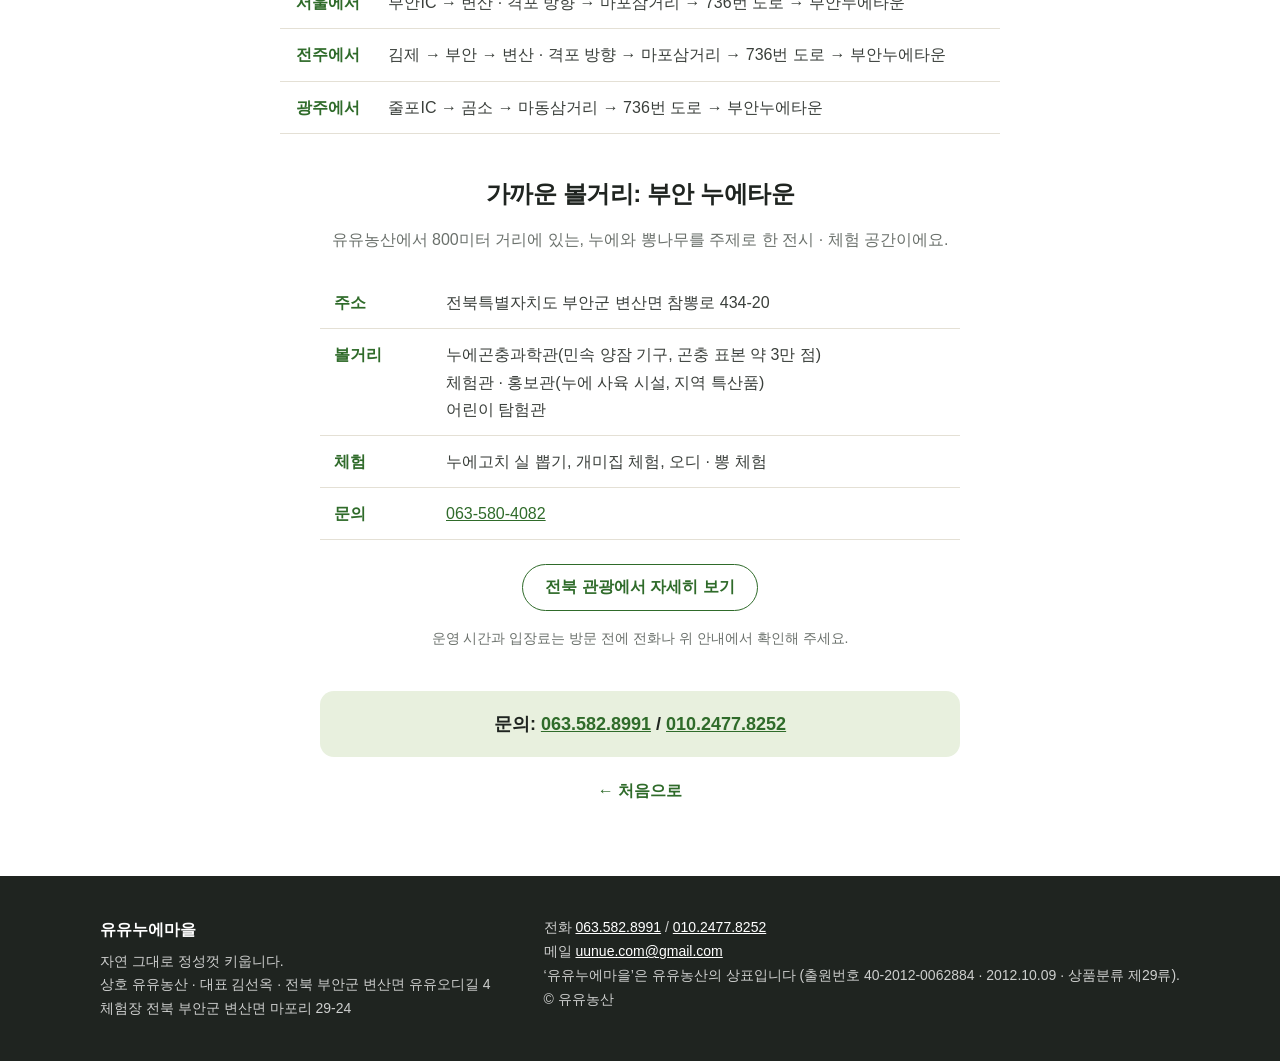
<file: pages/location.html>
<!DOCTYPE html>
<html lang="ko-KR">
<head>
<meta charset="UTF-8">
<meta name="viewport" content="width=device-width, initial-scale=1.0">
<title>오시는길 – 유유누에마을</title>
<meta name="description" content="유유농산 사업장(전북 부안군 변산면 유유오디길 4)과 유유누에마을 체험장(변산면 마포리 29-24) 오시는 길. 부안누에타운에서 736번 도로를 따라 곰소 방향 800미터.">
<link rel="icon" href="../_wp/cropped-nue-32x32.png" sizes="32x32">
<link rel="stylesheet" href="../_files/site.css">
</head>
<body>
<header class="site-header">
  <div class="wrap">
    <a class="logo" href="../"><img src="../_files/logo1.png" alt="유유누에마을" width="98" height="52"></a>
    <nav class="site-nav"><a href="../#products">제품</a><a href="../pages/about-farm.html">유유농산</a><a href="../pages/about-village.html">유유마을</a><a href="../pages/festival-2026.html">마실축제</a><a href="../pages/news.html">언론 소개</a><a href="../pages/location.html" aria-current="page">오시는길</a></nav>
    <a class="call" href="tel:0635828991">전화 주문</a>
  </div>
</header>
<section class="page-head">
  <div class="wrap">
    <h1>오시는길</h1>
  </div>
</section>
<main class="page">
  <div class="places">
    <div class="place">
      <p class="tag">사업장</p>
      <h2>유유농산</h2>
      <p>전북특별자치도 부안군 변산면 유유오디길 4<br>(지번: 변산면 마포리 49-3)<br>누에타운에서 곰소 방향으로 800미터</p>
      <p class="maps"><a href="https://map.naver.com/p/search/%EC%A0%84%EB%B6%81%20%EB%B6%80%EC%95%88%EA%B5%B0%20%EB%B3%80%EC%82%B0%EB%A9%B4%20%EC%9C%A0%EC%9C%A0%EC%98%A4%EB%94%94%EA%B8%B8%204" target="_blank" rel="noopener">네이버 지도</a><a href="https://map.kakao.com/?q=%EC%A0%84%EB%B6%81%20%EB%B6%80%EC%95%88%EA%B5%B0%20%EB%B3%80%EC%82%B0%EB%A9%B4%20%EC%9C%A0%EC%9C%A0%EC%98%A4%EB%94%94%EA%B8%B8%204" target="_blank" rel="noopener">카카오맵</a></p>
    </div>
    <div class="place">
      <p class="tag">체험장</p>
      <h2>유유누에마을 체험장</h2>
      <p>전북특별자치도 부안군 변산면 마포리 29-24<br>체험 일정은 전화로 문의해 주세요.</p>
      <p class="maps"><a href="https://map.naver.com/p/search/%EC%A0%84%EB%B6%81%20%EB%B6%80%EC%95%88%EA%B5%B0%20%EB%B3%80%EC%82%B0%EB%A9%B4%20%EB%A7%88%ED%8F%AC%EB%A6%AC%2029-24" target="_blank" rel="noopener">네이버 지도</a><a href="https://map.kakao.com/?q=%EC%A0%84%EB%B6%81%20%EB%B6%80%EC%95%88%EA%B5%B0%20%EB%B3%80%EC%82%B0%EB%A9%B4%20%EB%A7%88%ED%8F%AC%EB%A6%AC%2029-24" target="_blank" rel="noopener">카카오맵</a></p>
    </div>
  </div>
  <h2>찾아오는 길</h2>
  <p class="lead">네비게이션에 <strong>'부안누에타운'</strong>을 검색하세요.<br>유유누에마을은 누에타운에서 736번 도로를 따라 곰소 방향으로 800미터 거리에 있어요.</p>
  <figure class="map">
    <svg viewBox="110 0 785 790" role="img" aria-labelledby="map-title" xmlns="http://www.w3.org/2000/svg">
      <title id="map-title">약도: 변산반도를 도는 국도 30번에서 마포삼거리나 마동삼거리로 들어와 736번 도로를 따라가면 부안누에타운 남쪽 800미터에 유유누에마을이 있고, 조금 더 내려가면 체험장이 있어요.</title>
      <rect x="110" width="785" height="790" fill="#cfe6ef"/>
      <!-- 땅 -->
      <path d="M600 0 C585 25 560 60 520 95 C490 120 460 145 435 172 C410 200 385 230 350 258 C320 282 285 305 250 326 C215 342 175 348 145 360 C130 375 145 395 168 408 C188 422 192 442 180 460 C192 468 210 476 212 492 C200 508 172 524 160 548 C155 572 172 592 190 608 C200 628 220 642 248 656 C275 676 296 702 322 722 C352 738 392 746 420 764 C450 776 500 778 540 770 C565 758 590 742 630 736 C670 734 720 726 770 708 C810 700 850 684 895 668 V0 Z" fill="#eef2e2" stroke="#c9d6bd" stroke-width="2"/>
      <ellipse cx="292" cy="186" rx="14" ry="8" fill="#eef2e2" stroke="#c9d6bd" stroke-width="2"/>
      <!-- 저수지 -->
      <path d="M740 95 C770 80 800 110 840 100 C880 92 895 130 895 160 C870 175 850 200 820 190 C790 182 780 150 752 140 C730 130 725 105 740 95 Z" fill="#cfe6ef"/>
      <ellipse cx="424" cy="378" rx="9" ry="18" fill="#cfe6ef"/>
      <text x="200" y="110" class="sea">서해</text>
      <text x="292" y="168" class="place mid">하섬</text>
      <text x="815" y="150" class="place mid">부안호</text>
      <text x="640" y="560" class="park">변산반도 국립공원</text>

      <!-- 국도 30번: 변산 → 격포 → 모항 → 곰소 -->
      <path d="M600 0 C598 50 590 100 570 122 C540 134 500 136 475 152 C455 172 440 195 425 225 C415 240 410 252 400 262 C380 280 360 300 340 316 C315 340 285 370 268 400 C255 430 250 465 258 500 C268 525 282 545 285 575 C288 610 296 650 316 680 C335 705 370 720 410 726 C450 732 480 742 510 746 C530 746 540 735 542 715 C544 690 544 665 546 650 C556 668 575 682 600 684 C625 694 640 714 670 722 C700 726 728 712 748 684 C762 676 772 690 788 700 C810 700 832 676 853 652 C866 648 880 655 895 660" class="road"/>
      <!-- 736번 도로 -->
      <path d="M410 252 C414 270 420 295 430 322 C436 350 438 375 442 392 C448 410 455 425 462 440 C470 460 480 485 500 512 C510 530 508 550 516 585 C524 615 534 640 546 650" class="road local"/>
      <path d="M475 152 C495 166 520 168 545 172 C552 182 556 192 572 202 C610 214 650 214 690 216 C720 218 740 230 760 252 C790 270 830 290 895 292" class="road local"/>

      <!-- 도로 번호 -->
      <g class="shield"><rect x="553" y="108" width="44" height="28" rx="14"/><text x="575" y="128">30</text></g>
      <g class="shield"><rect x="276" y="340" width="44" height="28" rx="14"/><text x="298" y="360">30</text></g>
      <g class="shield"><rect x="304" y="682" width="44" height="28" rx="14"/><text x="326" y="702">30</text></g>
      <g class="shield"><rect x="766" y="702" width="44" height="28" rx="14"/><text x="788" y="722">30</text></g>
      <g class="shield local"><rect x="440" y="296" width="54" height="28" rx="14"/><text x="467" y="316">736</text></g>
      <g class="shield local"><rect x="560" y="210" width="54" height="28" rx="14"/><text x="587" y="230">736</text></g>

      <!-- 방향 -->
      <text x="612" y="30" class="place">↑ 부안 · 부안IC</text>
      <text x="885" y="640" class="place end">곰소 · 줄포IC →</text>
      <text x="885" y="318" class="place end">중계리 →</text>

      <!-- 갈림길과 이름 -->
      <circle cx="410" cy="252" r="7" class="cross"/><text x="376" y="246" class="cross-label">마포삼거리</text>
      <circle cx="546" cy="650" r="7" class="cross"/><text x="618" y="654" class="cross-label">마동삼거리</text>
      <text x="584" y="64" class="place">변산해수욕장</text>
      <text x="350" y="148" class="place mid">고사포해수욕장</text>
      <text x="200" y="440" class="place">격포</text>
      <text x="146" y="472" class="place">채석강</text>
      <text x="150" y="640" class="place">궁항</text>
      <text x="440" y="768" class="place mid">모항</text>
      <text x="560" y="770" class="place">변산자연휴양림</text>
      <text x="282" y="460" class="place">부안영상테마파크</text>
      <text x="410" y="384" class="place end">유유제</text>

      <circle cx="444" cy="398" r="8" fill="#1f63b0" stroke="#fff" stroke-width="3"/>
      <text x="458" y="392" class="nue">부안누에타운</text>

      <!-- 유유누에마을 -->
      <circle cx="463" cy="442" r="13" fill="#a3174a" stroke="#fff" stroke-width="4"/>
      <path d="M477 442 L503 430 V454 Z" fill="#a3174a"/>
      <rect x="503" y="420" width="246" height="44" rx="6" fill="#a3174a" class="mark-box"/>
      <text x="589" y="449" class="mark">유유누에마을</text>
      <path d="M676 430 V454" stroke="#fff" stroke-opacity=".5" stroke-width="1.5"/>
      <text x="712" y="448" class="mark-sub">유유농산</text>

      <!-- 체험장: 누에타운과 같은 거리만큼 남쪽, 736번 도로 위 -->
      <circle cx="484" cy="486" r="10" fill="#2f6b2a" stroke="#fff" stroke-width="3"/>
      <text x="500" y="492" class="exp">유유누에마을 체험장</text>
      <circle cx="528" cy="509" r="4" fill="#4a4f4a"/>
      <text x="536" y="514" class="place small">전북특별자치도농업기술원 종자사업소 (변산면)</text>
    </svg>
  </figure>
  <p class="note">약도라서 실제 거리와 모양은 다를 수 있어요. 휴대폰에서는 옆으로 밀어 보세요.</p>
  <ul class="routes">
    <li><strong>서울에서</strong> 부안IC → 변산 · 격포 방향 → 마포삼거리 → 736번 도로 → 부안누에타운</li>
    <li><strong>전주에서</strong> 김제 → 부안 → 변산 · 격포 방향 → 마포삼거리 → 736번 도로 → 부안누에타운</li>
    <li><strong>광주에서</strong> 줄포IC → 곰소 → 마동삼거리 → 736번 도로 → 부안누에타운</li>
  </ul>
  <h2>가까운 볼거리: 부안 누에타운</h2>
  <p class="lead">유유농산에서 800미터 거리에 있는, 누에와 뽕나무를 주제로 한 전시 · 체험 공간이에요.</p>
  <table class="info">
    <tr><th>주소</th><td>전북특별자치도 부안군 변산면 참뽕로 434-20</td></tr>
    <tr><th>볼거리</th><td>누에곤충과학관(민속 양잠 기구, 곤충 표본 약 3만 점)<br>체험관 · 홍보관(누에 사육 시설, 지역 특산품)<br>어린이 탐험관</td></tr>
    <tr><th>체험</th><td>누에고치 실 뽑기, 개미집 체험, 오디 · 뽕 체험</td></tr>
    <tr><th>문의</th><td><a href="tel:0635804082">063-580-4082</a></td></tr>
  </table>
  <p class="maps"><a href="https://tour.jb.go.kr/travel/info/view.do?menuCd=&amp;contentsSid=32&amp;category_top_id=a&amp;ctnt_id=25231" target="_blank" rel="noopener">전북 관광에서 자세히 보기</a></p>
  <p class="note">운영 시간과 입장료는 방문 전에 전화나 위 안내에서 확인해 주세요.</p>
  <p class="ask">문의: <a href="tel:0635828991">063.582.8991</a> / <a href="tel:01024778252">010.2477.8252</a></p>
  <p class="back"><a href="../">← 처음으로</a></p>
</main>
<footer class="site-footer">
  <div class="wrap">
    <div>
      <strong>유유누에마을</strong>
      <p>자연 그대로 정성껏 키웁니다.</p>
      <p>상호 유유농산 · 대표 김선옥 · 전북 부안군 변산면 유유오디길 4</p>
      <p>체험장 전북 부안군 변산면 마포리 29-24</p>
    </div>
    <div>
      <p>전화 <a href="tel:0635828991">063.582.8991</a> / <a href="tel:01024778252">010.2477.8252</a></p>
      <p>메일 <a href="mailto:uunue.com@gmail.com">uunue.com@gmail.com</a></p>
      <p>‘유유누에마을’은 유유농산의 상표입니다 (출원번호 40-2012-0062884 · 2012.10.09 · 상품분류 제29류).</p>
      <p>© 유유농산</p>
    </div>
  </div>
</footer>
<script>
// 휴대폰에서 약도를 유유누에마을 표시가 가운데 오게 보여 주기
var map = document.querySelector(".map");
var box = map && map.querySelector(".mark-box");
if (box) {
  var m = map.getBoundingClientRect(), b = box.getBoundingClientRect();
  map.scrollLeft = b.left + b.width / 2 - m.left - map.clientWidth / 2;
}
</script>
</body>
</html>
</file>
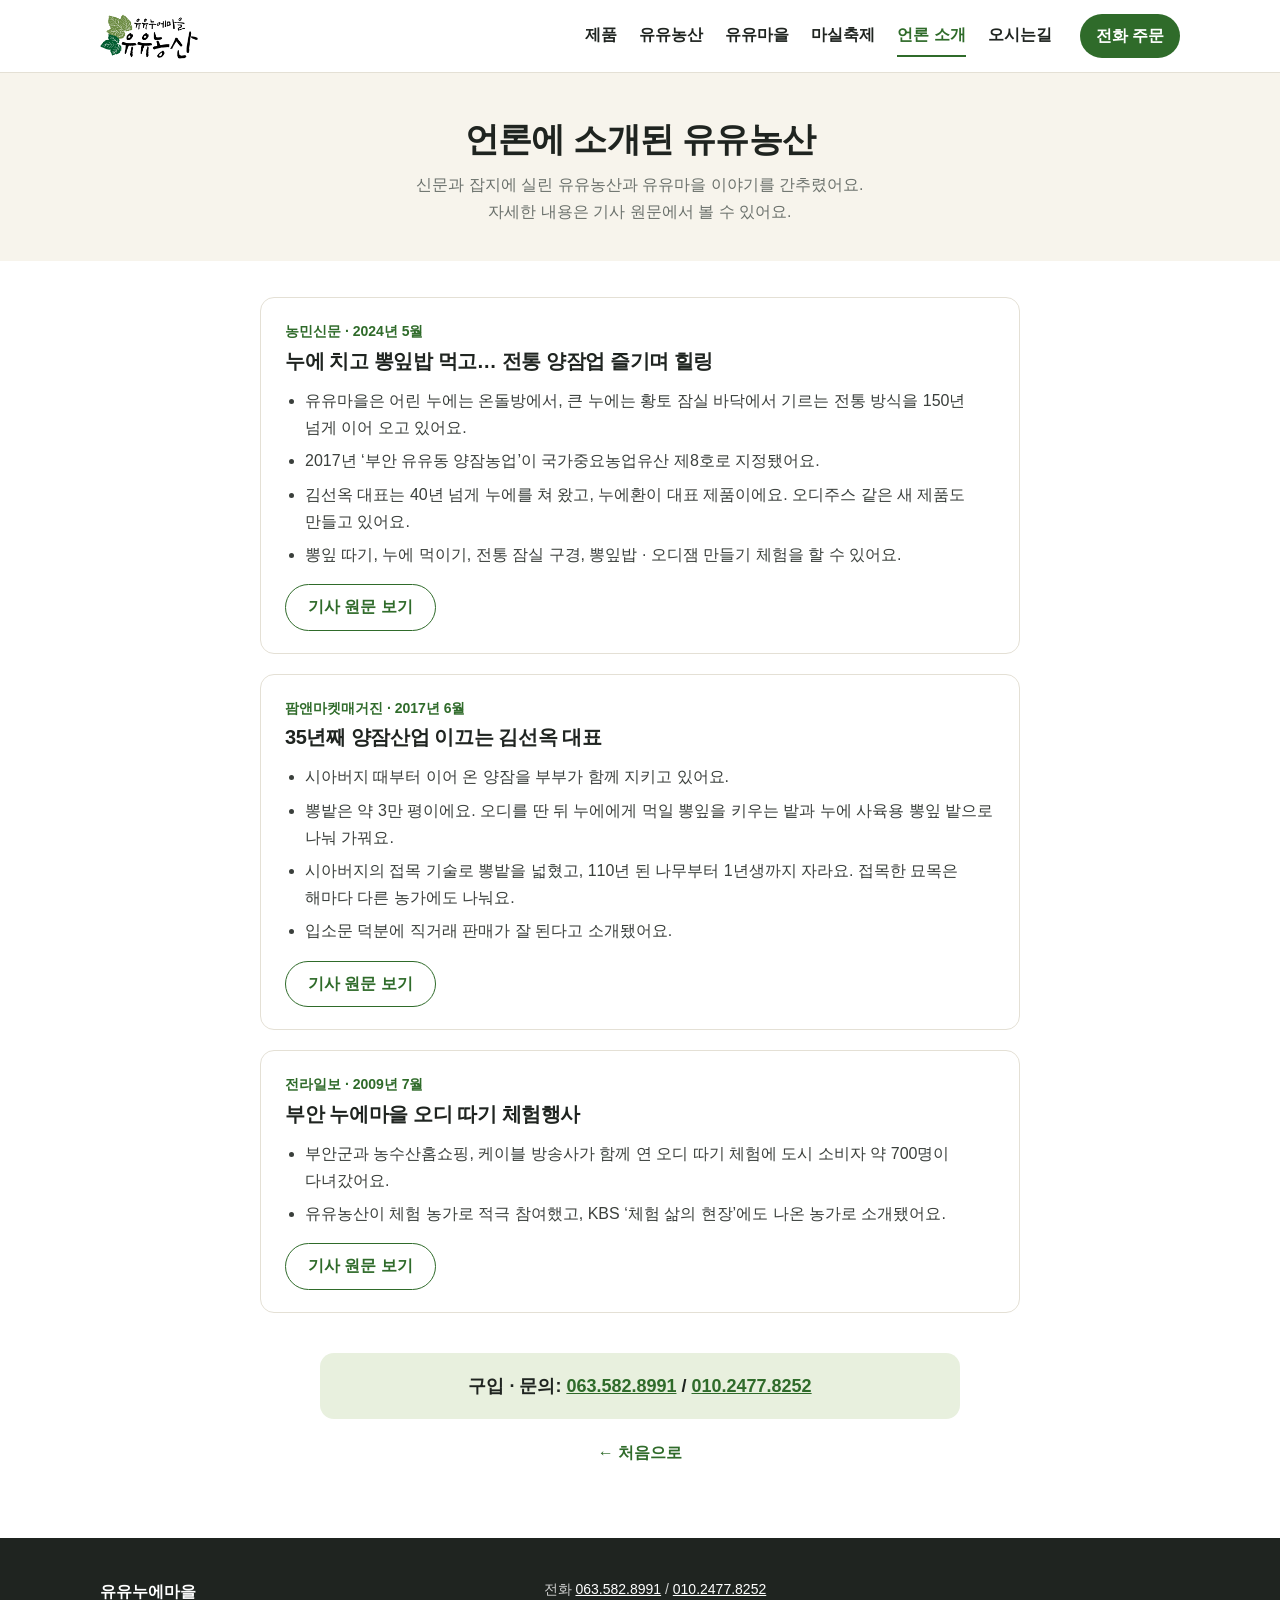
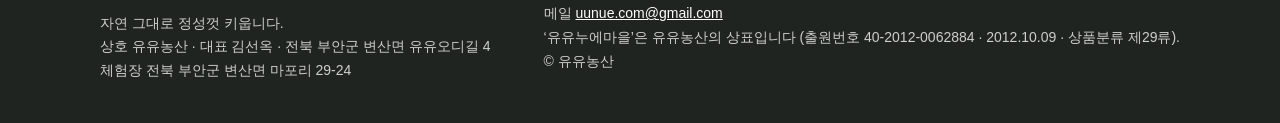
<file: pages/news.html>
<!DOCTYPE html>
<html lang="ko-KR">
<head>
<meta charset="UTF-8">
<meta name="viewport" content="width=device-width, initial-scale=1.0">
<title>언론에 소개된 유유농산 – 유유누에마을</title>
<meta name="description" content="농민신문, 팜앤마켓매거진, 전라일보에 소개된 유유농산과 유유마을 이야기를 간추렸습니다.">
<link rel="icon" href="../_wp/cropped-nue-32x32.png" sizes="32x32">
<link rel="stylesheet" href="../_files/site.css">
</head>
<body>
<header class="site-header">
  <div class="wrap">
    <a class="logo" href="../"><img src="../_files/logo1.png" alt="유유누에마을" width="98" height="52"></a>
    <nav class="site-nav"><a href="../#products">제품</a><a href="../pages/about-farm.html">유유농산</a><a href="../pages/about-village.html">유유마을</a><a href="../pages/festival-2026.html">마실축제</a><a href="../pages/news.html" aria-current="page">언론 소개</a><a href="../pages/location.html">오시는길</a></nav>
    <a class="call" href="tel:0635828991">전화 주문</a>
  </div>
</header>
<section class="page-head">
  <div class="wrap">
    <h1>언론에 소개된 유유농산</h1>
    <p class="lead">신문과 잡지에 실린 유유농산과 유유마을 이야기를 간추렸어요.<br>자세한 내용은 기사 원문에서 볼 수 있어요.</p>
  </div>
</section>
<main class="page">

  <article class="news">
    <p class="src">농민신문 · 2024년 5월</p>
    <h2>누에 치고 뽕잎밥 먹고… 전통 양잠업 즐기며 힐링</h2>
    <ul>
      <li>유유마을은 어린 누에는 온돌방에서, 큰 누에는 황토 잠실 바닥에서 기르는 전통 방식을 150년 넘게 이어 오고 있어요.</li>
      <li>2017년 ‘부안 유유동 양잠농업’이 국가중요농업유산 제8호로 지정됐어요.</li>
      <li>김선옥 대표는 40년 넘게 누에를 쳐 왔고, 누에환이 대표 제품이에요. 오디주스 같은 새 제품도 만들고 있어요.</li>
      <li>뽕잎 따기, 누에 먹이기, 전통 잠실 구경, 뽕잎밥 · 오디잼 만들기 체험을 할 수 있어요.</li>
    </ul>
    <p class="maps"><a href="https://www.nongmin.com/article/20240524500564" target="_blank" rel="noopener">기사 원문 보기</a></p>
  </article>

  <article class="news">
    <p class="src">팜앤마켓매거진 · 2017년 6월</p>
    <h2>35년째 양잠산업 이끄는 김선옥 대표</h2>
    <ul>
      <li>시아버지 때부터 이어 온 양잠을 부부가 함께 지키고 있어요.</li>
      <li>뽕밭은 약 3만 평이에요. 오디를 딴 뒤 누에에게 먹일 뽕잎을 키우는 밭과 누에 사육용 뽕잎 밭으로 나눠 가꿔요.</li>
      <li>시아버지의 접목 기술로 뽕밭을 넓혔고, 110년 된 나무부터 1년생까지 자라요. 접목한 묘목은 해마다 다른 농가에도 나눠요.</li>
      <li>입소문 덕분에 직거래 판매가 잘 된다고 소개됐어요.</li>
    </ul>
    <p class="maps"><a href="https://farmnmarket.com/news/article_print.html?no=2922" target="_blank" rel="noopener">기사 원문 보기</a></p>
  </article>

  <article class="news">
    <p class="src">전라일보 · 2009년 7월</p>
    <h2>부안 누에마을 오디 따기 체험행사</h2>
    <ul>
      <li>부안군과 농수산홈쇼핑, 케이블 방송사가 함께 연 오디 따기 체험에 도시 소비자 약 700명이 다녀갔어요.</li>
      <li>유유농산이 체험 농가로 적극 참여했고, KBS ‘체험 삶의 현장’에도 나온 농가로 소개됐어요.</li>
    </ul>
    <p class="maps"><a href="https://www.jeollailbo.com/news/articleView.html?idxno=305530" target="_blank" rel="noopener">기사 원문 보기</a></p>
  </article>

  <p class="ask">구입 · 문의: <a href="tel:0635828991">063.582.8991</a> / <a href="tel:01024778252">010.2477.8252</a></p>
  <p class="back"><a href="../">← 처음으로</a></p>
</main>
<footer class="site-footer">
  <div class="wrap">
    <div>
      <strong>유유누에마을</strong>
      <p>자연 그대로 정성껏 키웁니다.</p>
      <p>상호 유유농산 · 대표 김선옥 · 전북 부안군 변산면 유유오디길 4</p>
      <p>체험장 전북 부안군 변산면 마포리 29-24</p>
    </div>
    <div>
      <p>전화 <a href="tel:0635828991">063.582.8991</a> / <a href="tel:01024778252">010.2477.8252</a></p>
      <p>메일 <a href="mailto:uunue.com@gmail.com">uunue.com@gmail.com</a></p>
      <p>‘유유누에마을’은 유유농산의 상표입니다 (출원번호 40-2012-0062884 · 2012.10.09 · 상품분류 제29류).</p>
      <p>© 유유농산</p>
    </div>
  </div>
</footer>
</body>
</html>
</file>
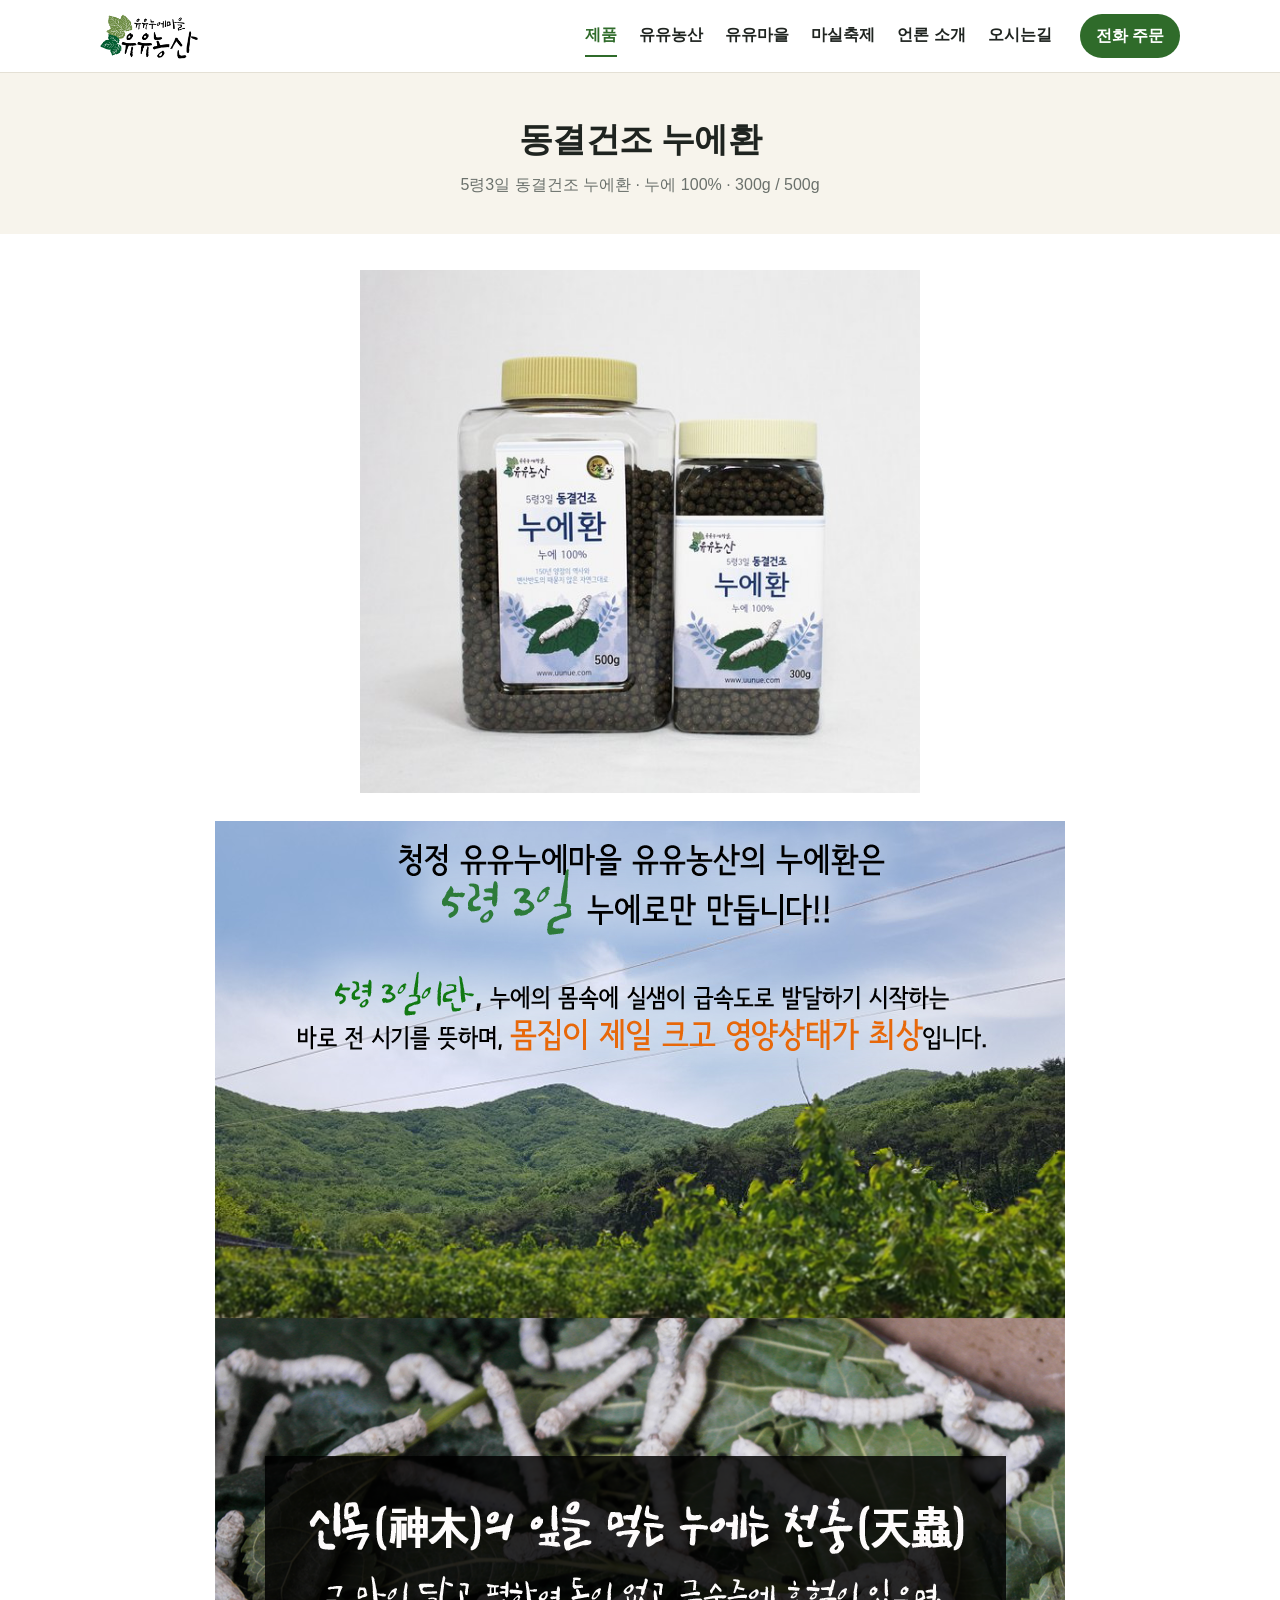
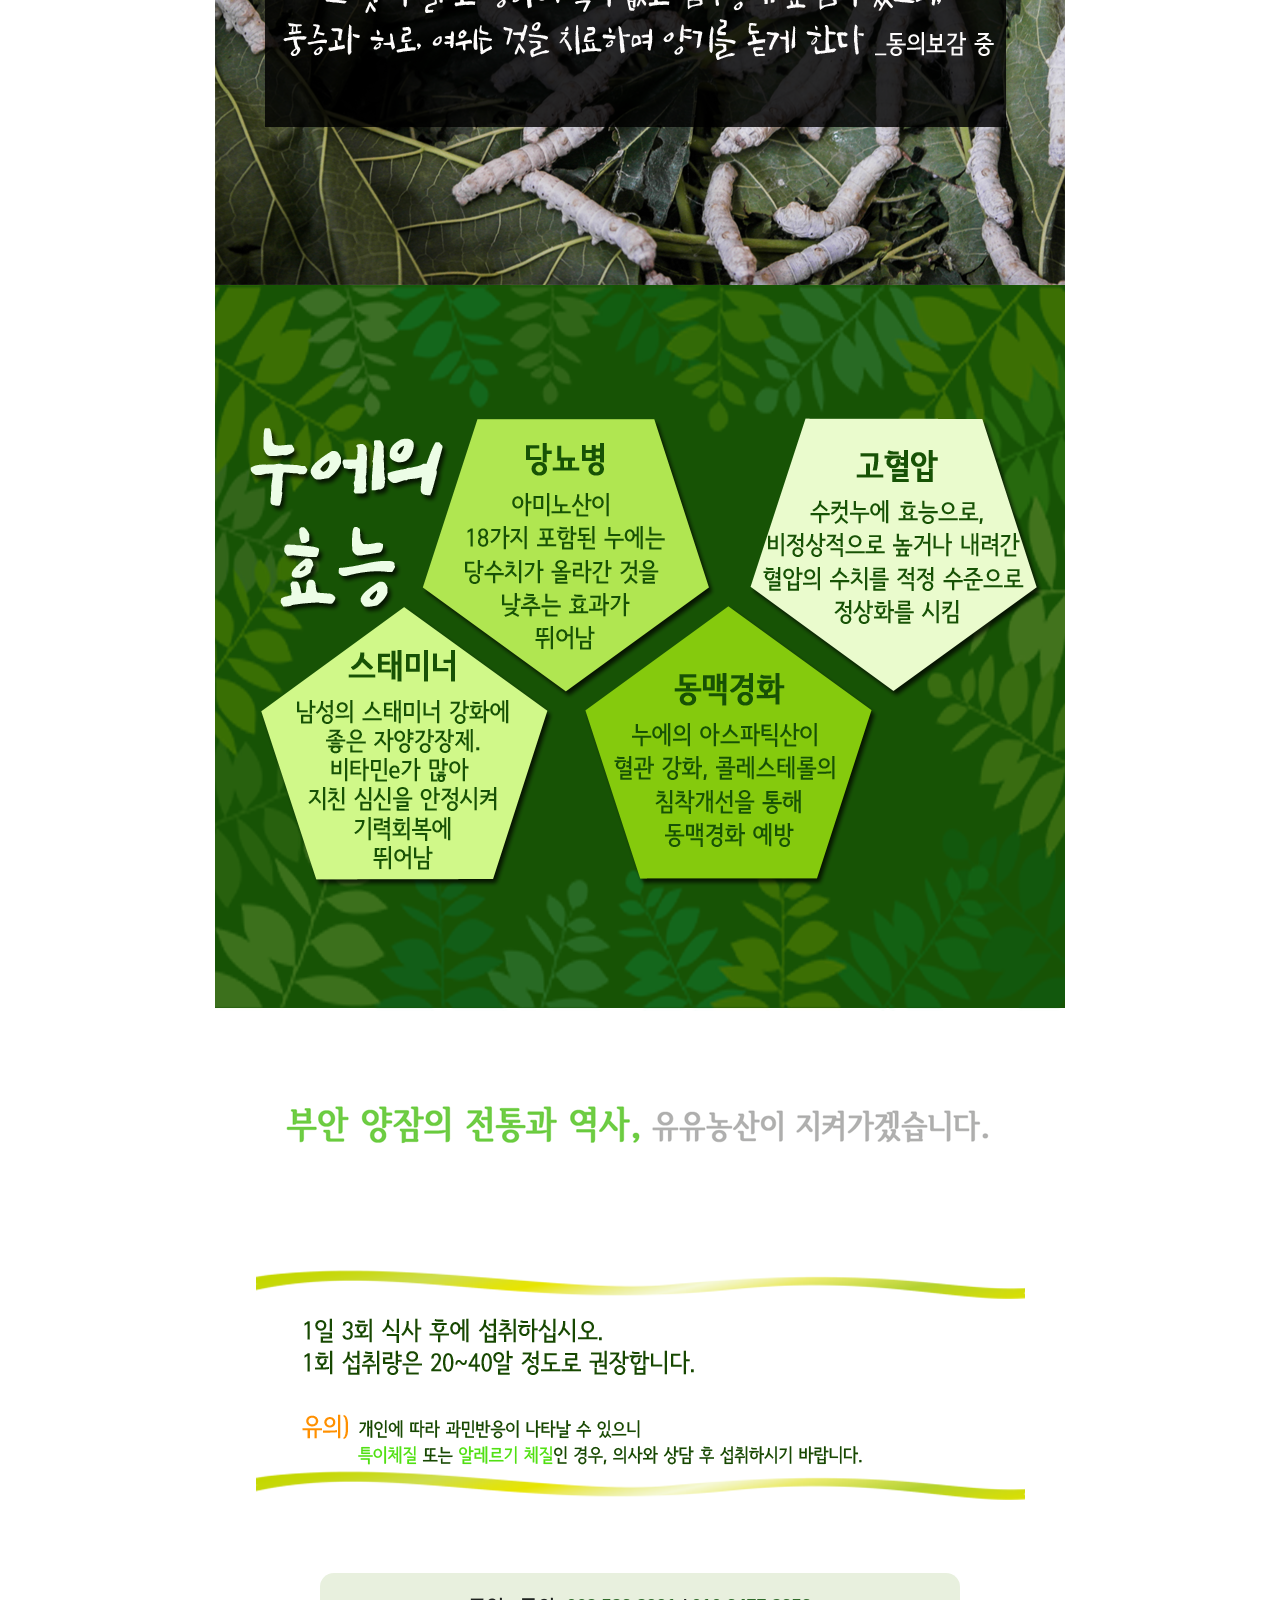
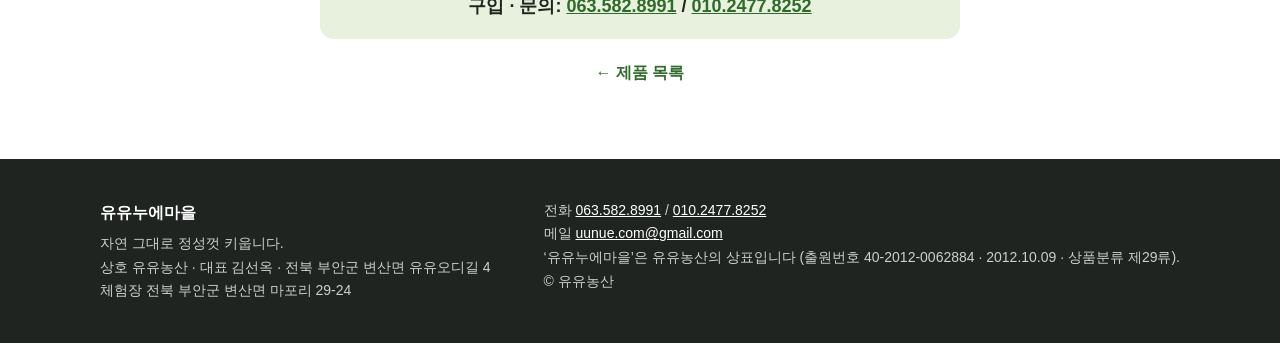
<file: products/freeze-nuehwan.html>
<!DOCTYPE html>
<html lang="ko-KR">
<head>
<meta charset="UTF-8">
<meta name="viewport" content="width=device-width, initial-scale=1.0">
<title>동결건조 누에환 – 유유누에마을</title>
<meta name="description" content="유유누에마을 동결건조 누에환. 5령3일 누에 100%, 300g / 500g.">
<link rel="icon" href="../_wp/cropped-nue-32x32.png" sizes="32x32">
<link rel="stylesheet" href="../_files/site.css">
</head>
<body>
<header class="site-header">
  <div class="wrap">
    <a class="logo" href="../"><img src="../_files/logo1.png" alt="유유누에마을" width="98" height="52"></a>
    <nav class="site-nav"><a href="../#products" aria-current="page">제품</a><a href="../pages/about-farm.html">유유농산</a><a href="../pages/about-village.html">유유마을</a><a href="../pages/festival-2026.html">마실축제</a><a href="../pages/news.html">언론 소개</a><a href="../pages/location.html">오시는길</a></nav>
    <a class="call" href="tel:0635828991">전화 주문</a>
  </div>
</header>
<section class="page-head">
  <div class="wrap">
    <h1>동결건조 누에환</h1>
    <p class="lead">5령3일 동결건조 누에환 · 누에 100% · 300g / 500g</p>
  </div>
</section>
<main class="page">
  <img class="photo" width="600" height="560" src="../_files/thumb/freeze-nuehwan.jpg" alt="동결건조 누에환">
  <img class="desc" src="../_files/products/desc-nue.png" alt="동결건조 누에환 설명">
  <img class="howto" src="../_files/products/howto-nuehwan.png" alt="동결건조 누에환 드시는 법">
  <p class="ask">구입 · 문의: <a href="tel:0635828991">063.582.8991</a> / <a href="tel:01024778252">010.2477.8252</a></p>
  <p class="back"><a href="../#products">← 제품 목록</a></p>
</main>
<footer class="site-footer">
  <div class="wrap">
    <div>
      <strong>유유누에마을</strong>
      <p>자연 그대로 정성껏 키웁니다.</p>
      <p>상호 유유농산 · 대표 김선옥 · 전북 부안군 변산면 유유오디길 4</p>
      <p>체험장 전북 부안군 변산면 마포리 29-24</p>
    </div>
    <div>
      <p>전화 <a href="tel:0635828991">063.582.8991</a> / <a href="tel:01024778252">010.2477.8252</a></p>
      <p>메일 <a href="mailto:uunue.com@gmail.com">uunue.com@gmail.com</a></p>
      <p>‘유유누에마을’은 유유농산의 상표입니다 (출원번호 40-2012-0062884 · 2012.10.09 · 상품분류 제29류).</p>
      <p>© 유유농산</p>
    </div>
  </div>
</footer>
</body>
</html>
</file>
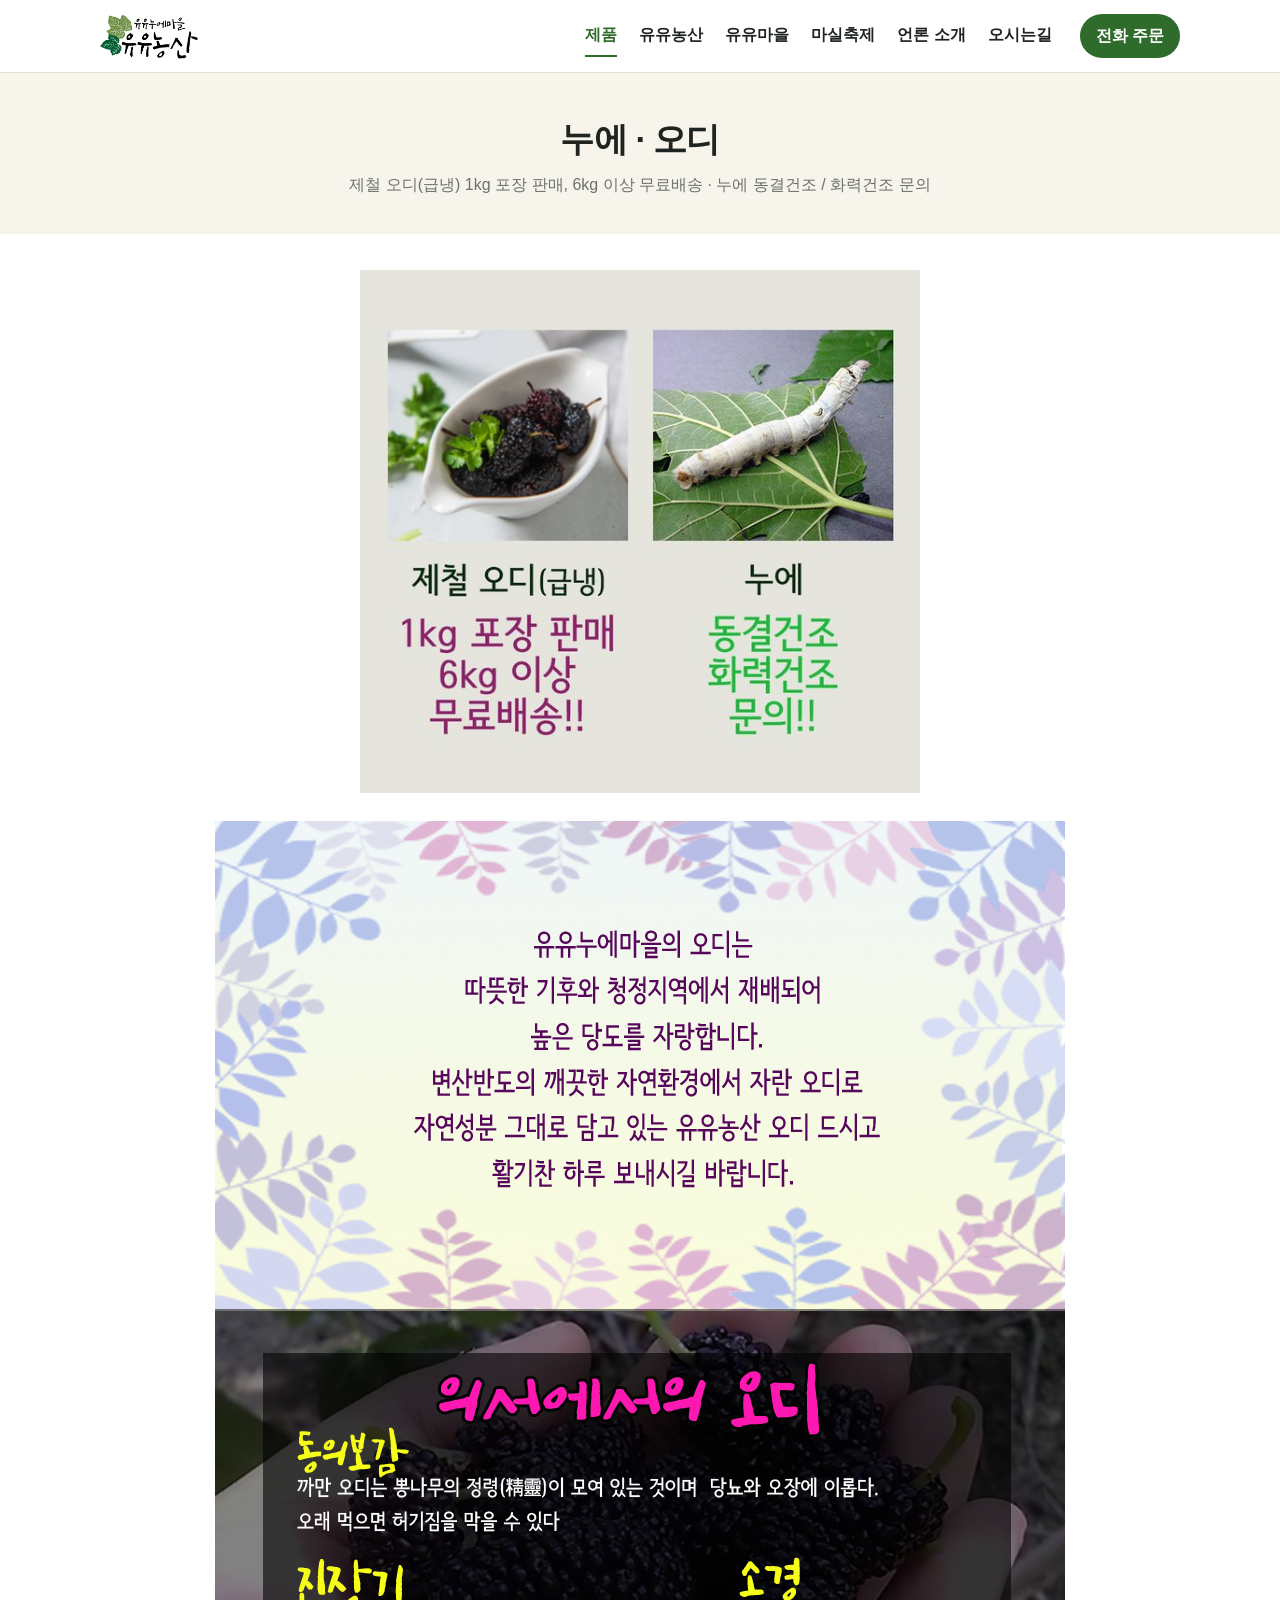
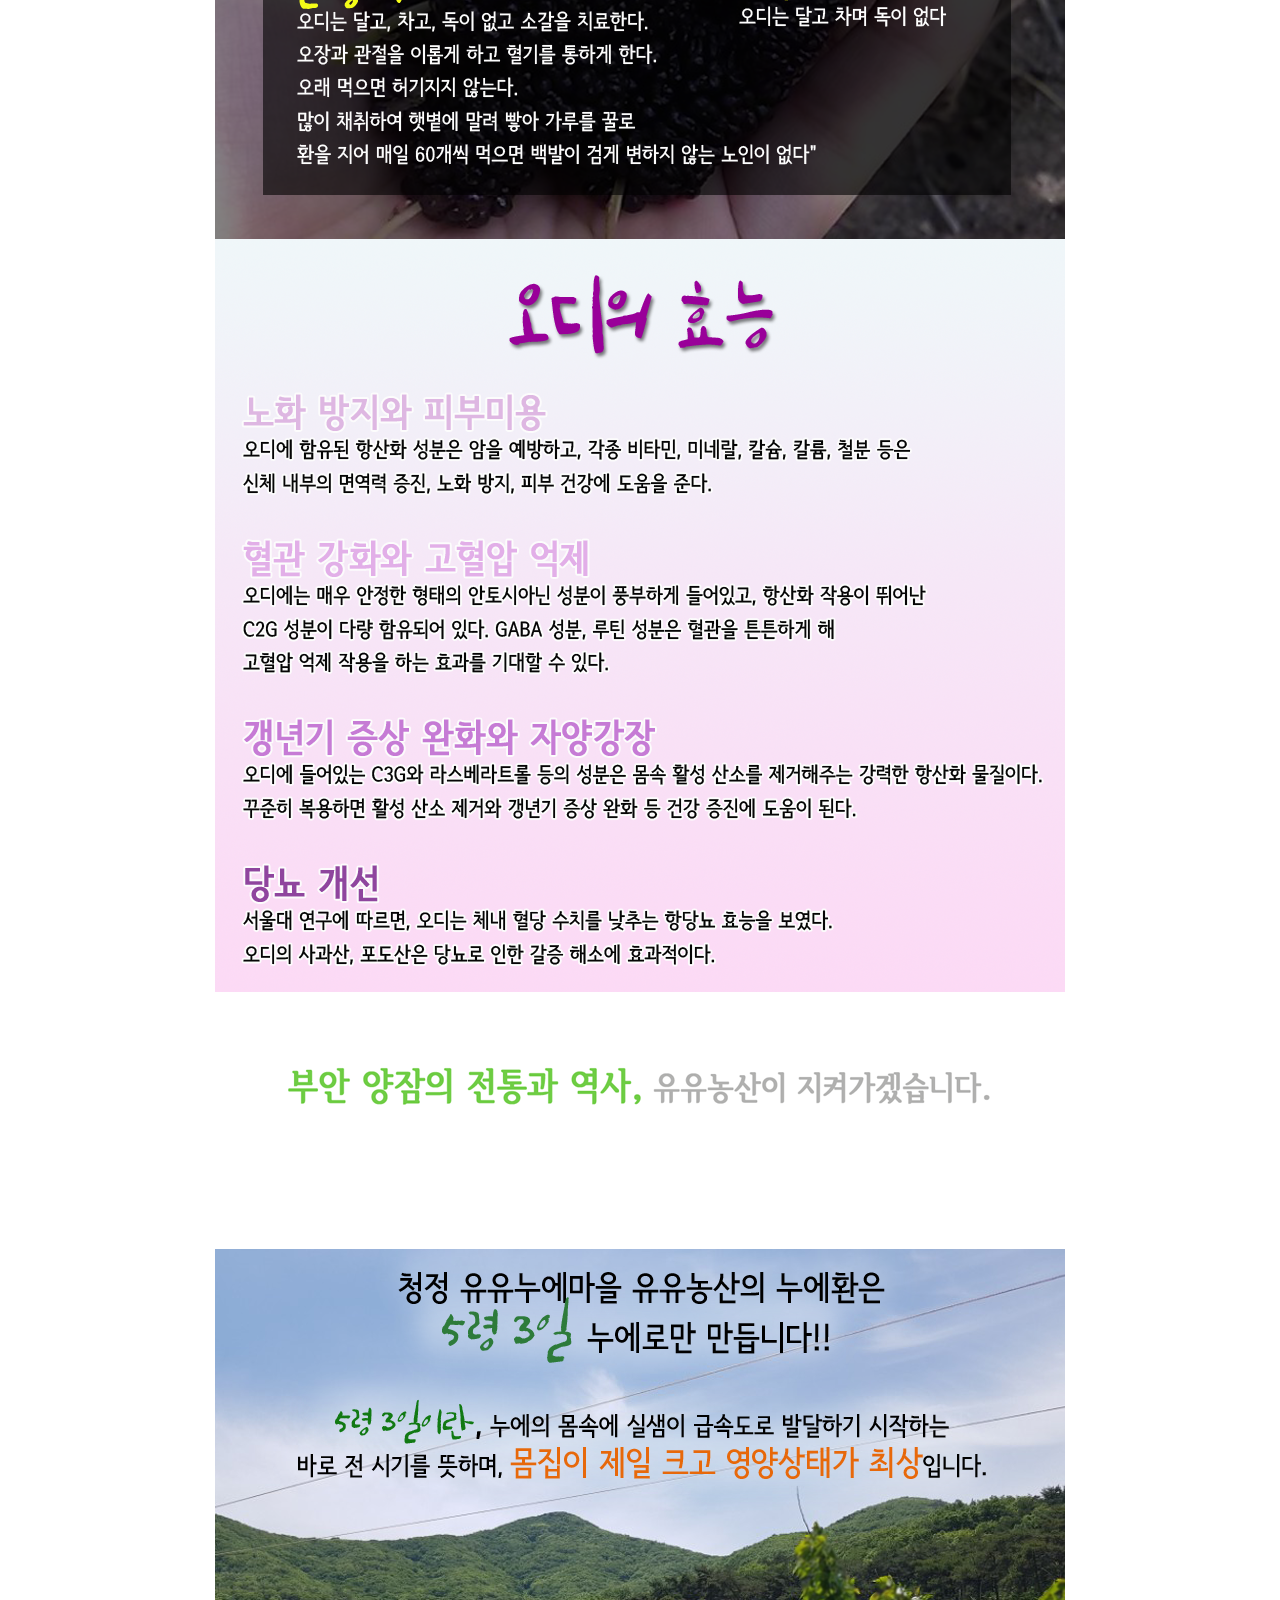
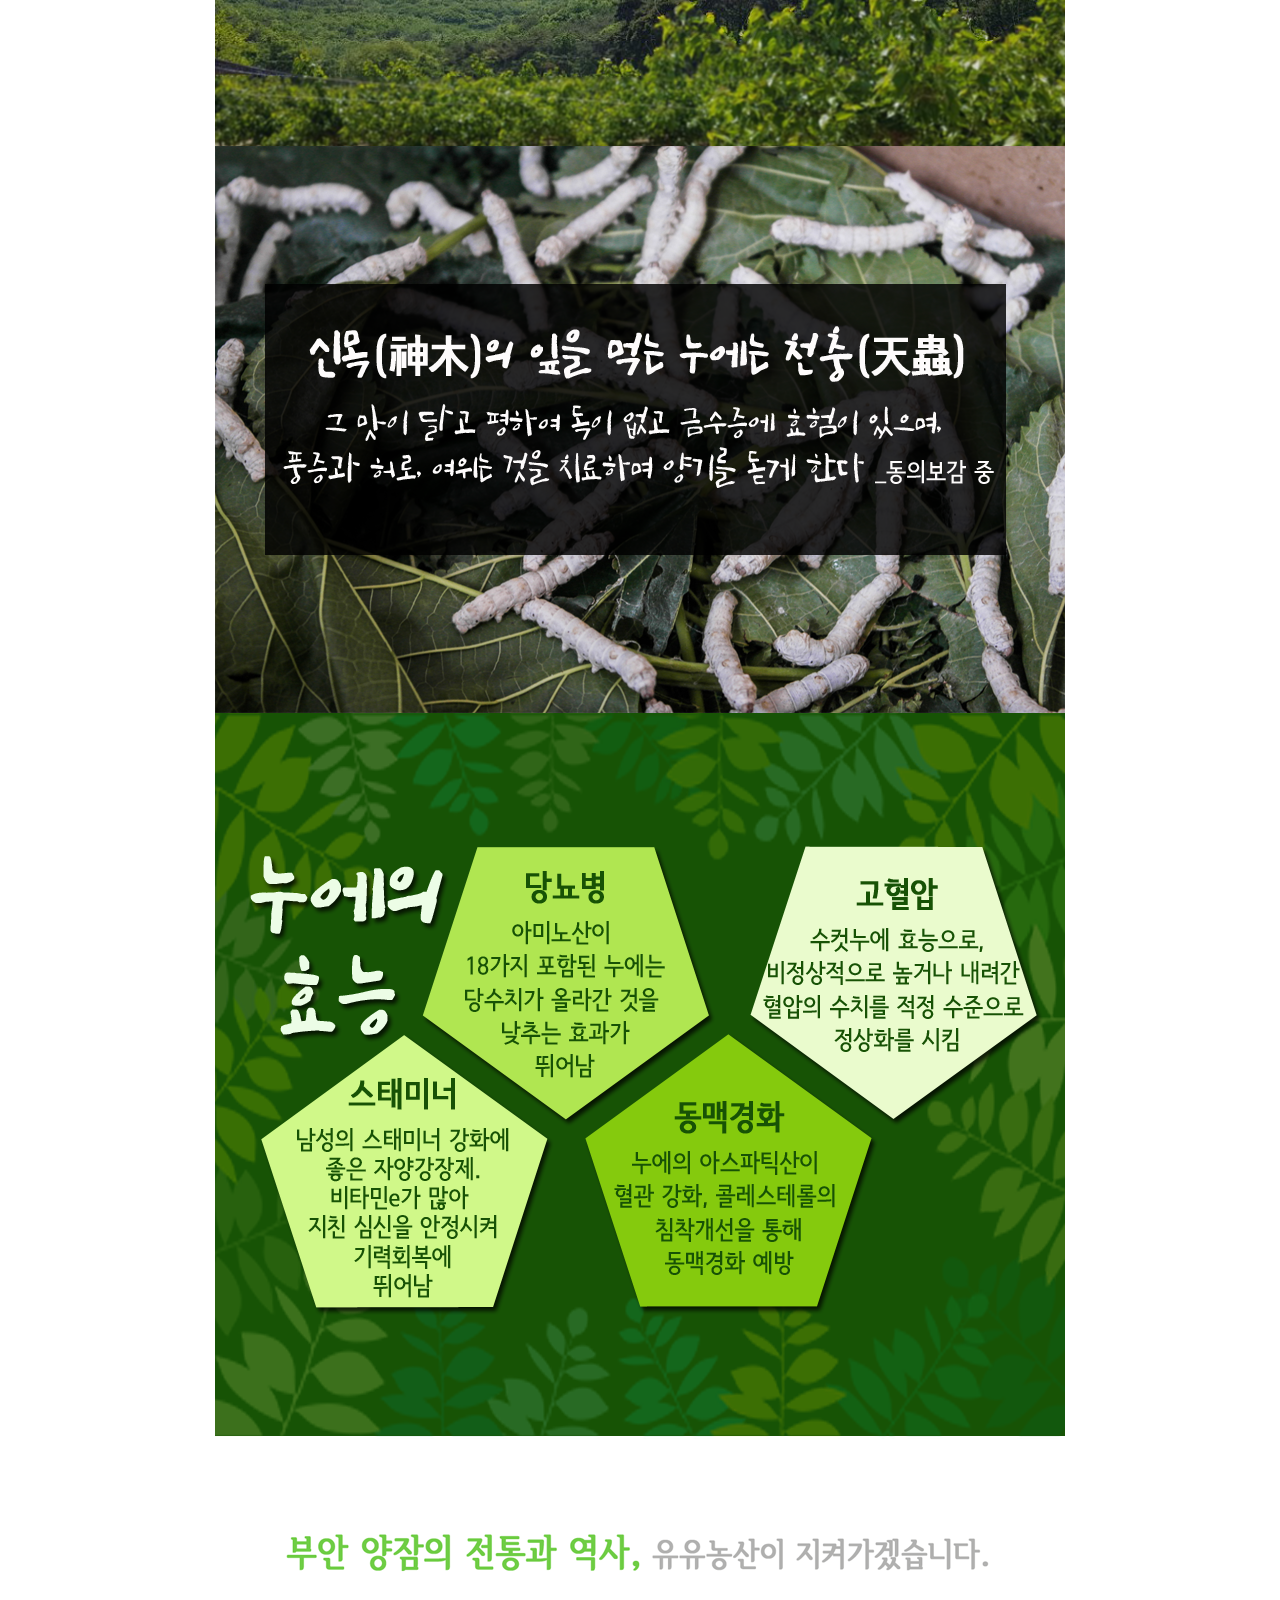
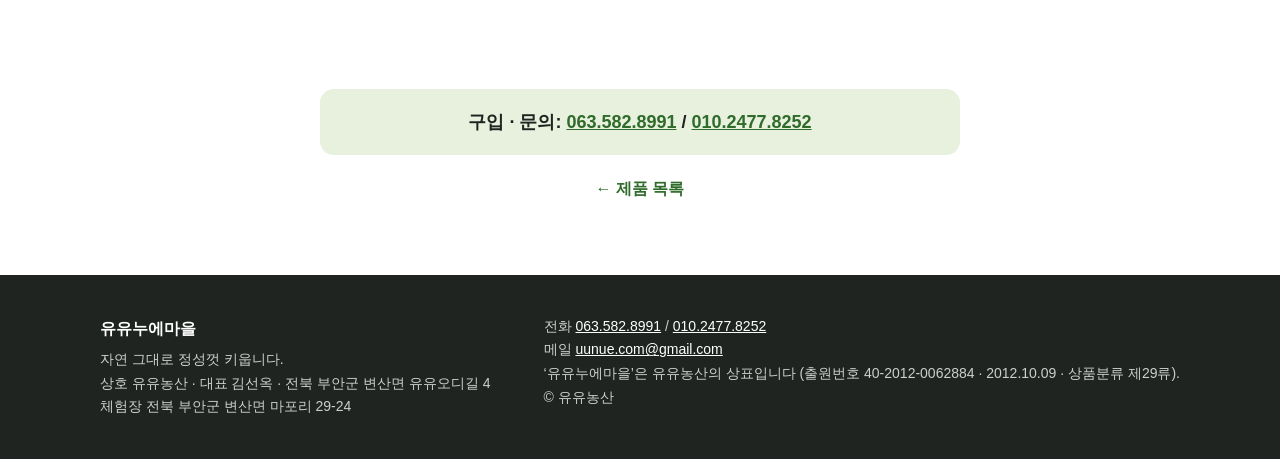
<file: products/nue-odi.html>
<!DOCTYPE html>
<html lang="ko-KR">
<head>
<meta charset="UTF-8">
<meta name="viewport" content="width=device-width, initial-scale=1.0">
<title>누에 · 오디 – 유유누에마을</title>
<meta name="description" content="유유누에마을 제철 오디(급냉) 1kg 포장, 6kg 이상 무료배송. 누에 동결건조 · 화력건조 문의.">
<link rel="icon" href="../_wp/cropped-nue-32x32.png" sizes="32x32">
<link rel="stylesheet" href="../_files/site.css">
</head>
<body>
<header class="site-header">
  <div class="wrap">
    <a class="logo" href="../"><img src="../_files/logo1.png" alt="유유누에마을" width="98" height="52"></a>
    <nav class="site-nav"><a href="../#products" aria-current="page">제품</a><a href="../pages/about-farm.html">유유농산</a><a href="../pages/about-village.html">유유마을</a><a href="../pages/festival-2026.html">마실축제</a><a href="../pages/news.html">언론 소개</a><a href="../pages/location.html">오시는길</a></nav>
    <a class="call" href="tel:0635828991">전화 주문</a>
  </div>
</header>
<section class="page-head">
  <div class="wrap">
    <h1>누에 · 오디</h1>
    <p class="lead">제철 오디(급냉) 1kg 포장 판매, 6kg 이상 무료배송 · 누에 동결건조 / 화력건조 문의</p>
  </div>
</section>
<main class="page">
  <img class="photo" width="600" height="560" src="../_files/thumb/nue-odi.jpg" alt="누에 · 오디">
  <img class="desc" src="../_files/products/desc-odi.png" alt="누에 · 오디 설명">
  <img class="desc" src="../_files/products/desc-nue.png" alt="누에 · 오디 설명">

  <p class="ask">구입 · 문의: <a href="tel:0635828991">063.582.8991</a> / <a href="tel:01024778252">010.2477.8252</a></p>
  <p class="back"><a href="../#products">← 제품 목록</a></p>
</main>
<footer class="site-footer">
  <div class="wrap">
    <div>
      <strong>유유누에마을</strong>
      <p>자연 그대로 정성껏 키웁니다.</p>
      <p>상호 유유농산 · 대표 김선옥 · 전북 부안군 변산면 유유오디길 4</p>
      <p>체험장 전북 부안군 변산면 마포리 29-24</p>
    </div>
    <div>
      <p>전화 <a href="tel:0635828991">063.582.8991</a> / <a href="tel:01024778252">010.2477.8252</a></p>
      <p>메일 <a href="mailto:uunue.com@gmail.com">uunue.com@gmail.com</a></p>
      <p>‘유유누에마을’은 유유농산의 상표입니다 (출원번호 40-2012-0062884 · 2012.10.09 · 상품분류 제29류).</p>
      <p>© 유유농산</p>
    </div>
  </div>
</footer>
</body>
</html>
</file>
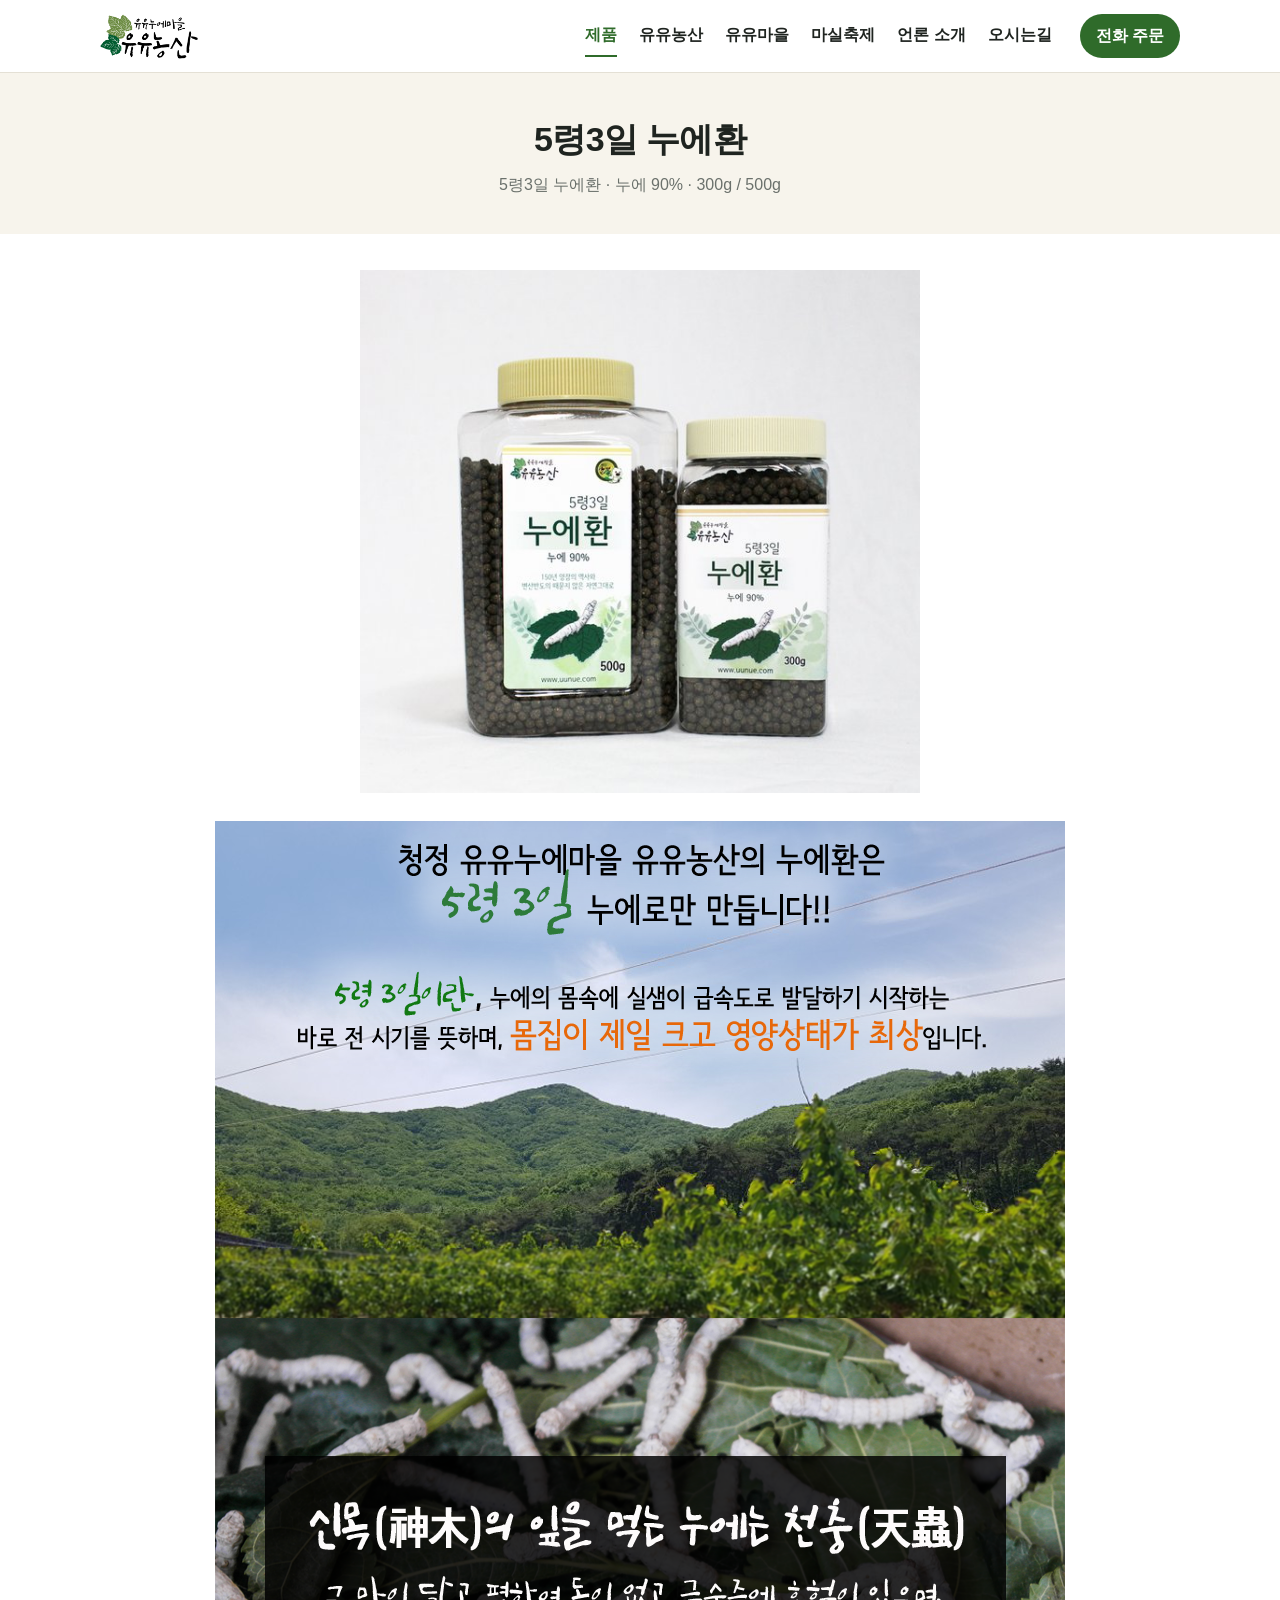
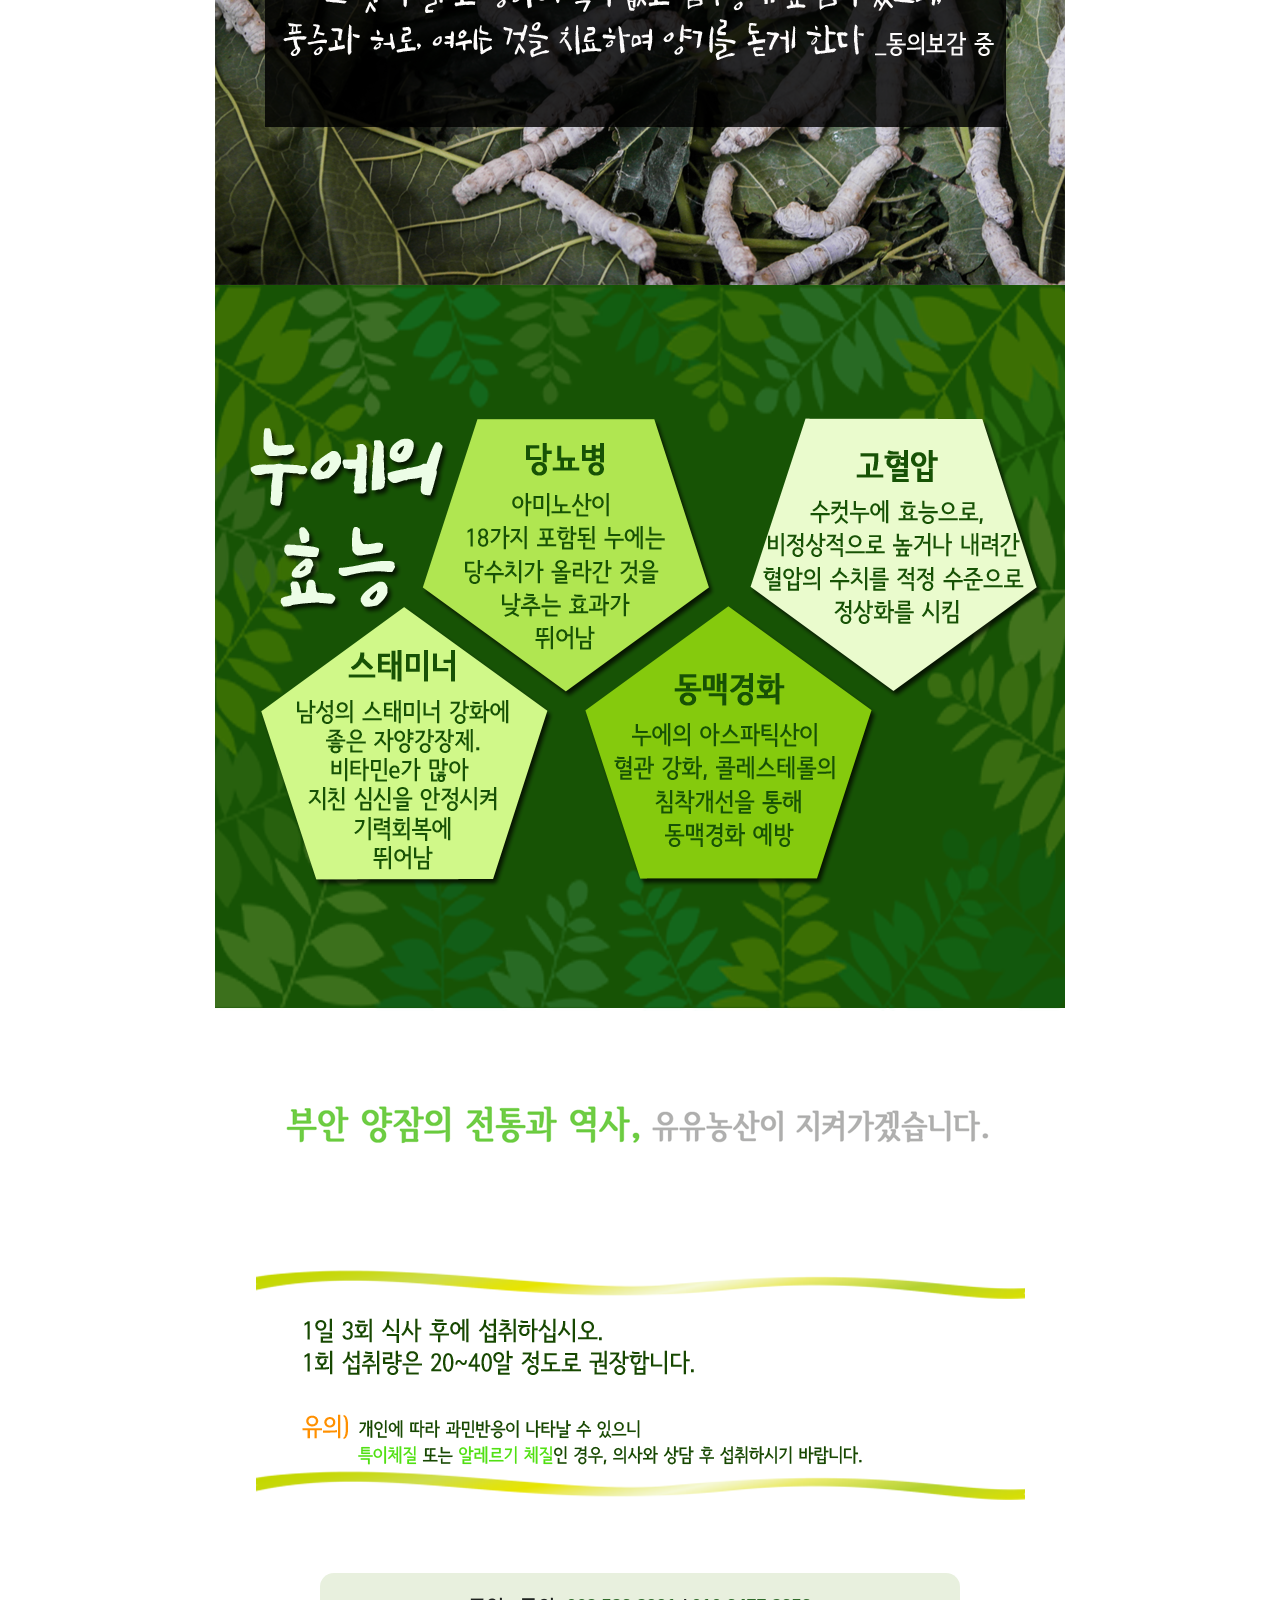
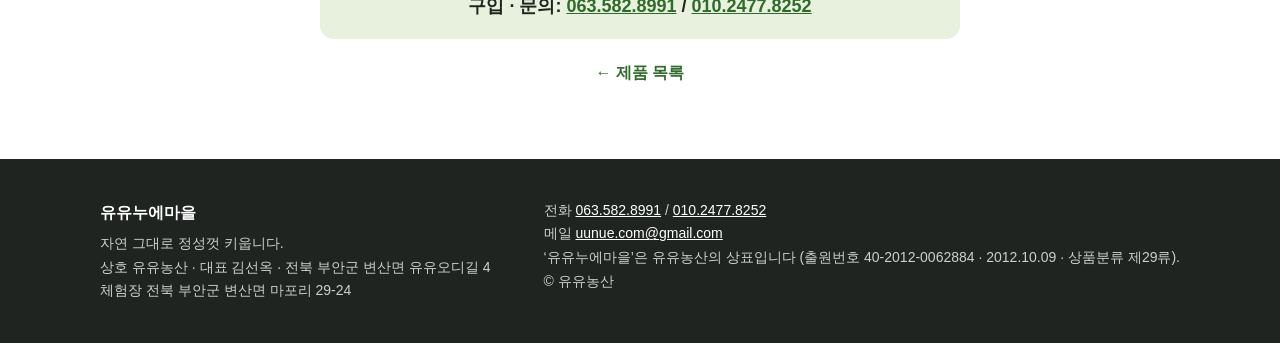
<file: products/nuehwan.html>
<!DOCTYPE html>
<html lang="ko-KR">
<head>
<meta charset="UTF-8">
<meta name="viewport" content="width=device-width, initial-scale=1.0">
<title>5령3일 누에환 – 유유누에마을</title>
<meta name="description" content="유유누에마을 5령3일 누에환. 누에 90%, 300g / 500g.">
<link rel="icon" href="../_wp/cropped-nue-32x32.png" sizes="32x32">
<link rel="stylesheet" href="../_files/site.css">
</head>
<body>
<header class="site-header">
  <div class="wrap">
    <a class="logo" href="../"><img src="../_files/logo1.png" alt="유유누에마을" width="98" height="52"></a>
    <nav class="site-nav"><a href="../#products" aria-current="page">제품</a><a href="../pages/about-farm.html">유유농산</a><a href="../pages/about-village.html">유유마을</a><a href="../pages/festival-2026.html">마실축제</a><a href="../pages/news.html">언론 소개</a><a href="../pages/location.html">오시는길</a></nav>
    <a class="call" href="tel:0635828991">전화 주문</a>
  </div>
</header>
<section class="page-head">
  <div class="wrap">
    <h1>5령3일 누에환</h1>
    <p class="lead">5령3일 누에환 · 누에 90% · 300g / 500g</p>
  </div>
</section>
<main class="page">
  <img class="photo" width="600" height="560" src="../_files/thumb/nuehwan.jpg" alt="5령3일 누에환">
  <img class="desc" src="../_files/products/desc-nue.png" alt="5령3일 누에환 설명">
  <img class="howto" src="../_files/products/howto-nuehwan.png" alt="5령3일 누에환 드시는 법">
  <p class="ask">구입 · 문의: <a href="tel:0635828991">063.582.8991</a> / <a href="tel:01024778252">010.2477.8252</a></p>
  <p class="back"><a href="../#products">← 제품 목록</a></p>
</main>
<footer class="site-footer">
  <div class="wrap">
    <div>
      <strong>유유누에마을</strong>
      <p>자연 그대로 정성껏 키웁니다.</p>
      <p>상호 유유농산 · 대표 김선옥 · 전북 부안군 변산면 유유오디길 4</p>
      <p>체험장 전북 부안군 변산면 마포리 29-24</p>
    </div>
    <div>
      <p>전화 <a href="tel:0635828991">063.582.8991</a> / <a href="tel:01024778252">010.2477.8252</a></p>
      <p>메일 <a href="mailto:uunue.com@gmail.com">uunue.com@gmail.com</a></p>
      <p>‘유유누에마을’은 유유농산의 상표입니다 (출원번호 40-2012-0062884 · 2012.10.09 · 상품분류 제29류).</p>
      <p>© 유유농산</p>
    </div>
  </div>
</footer>
</body>
</html>
</file>
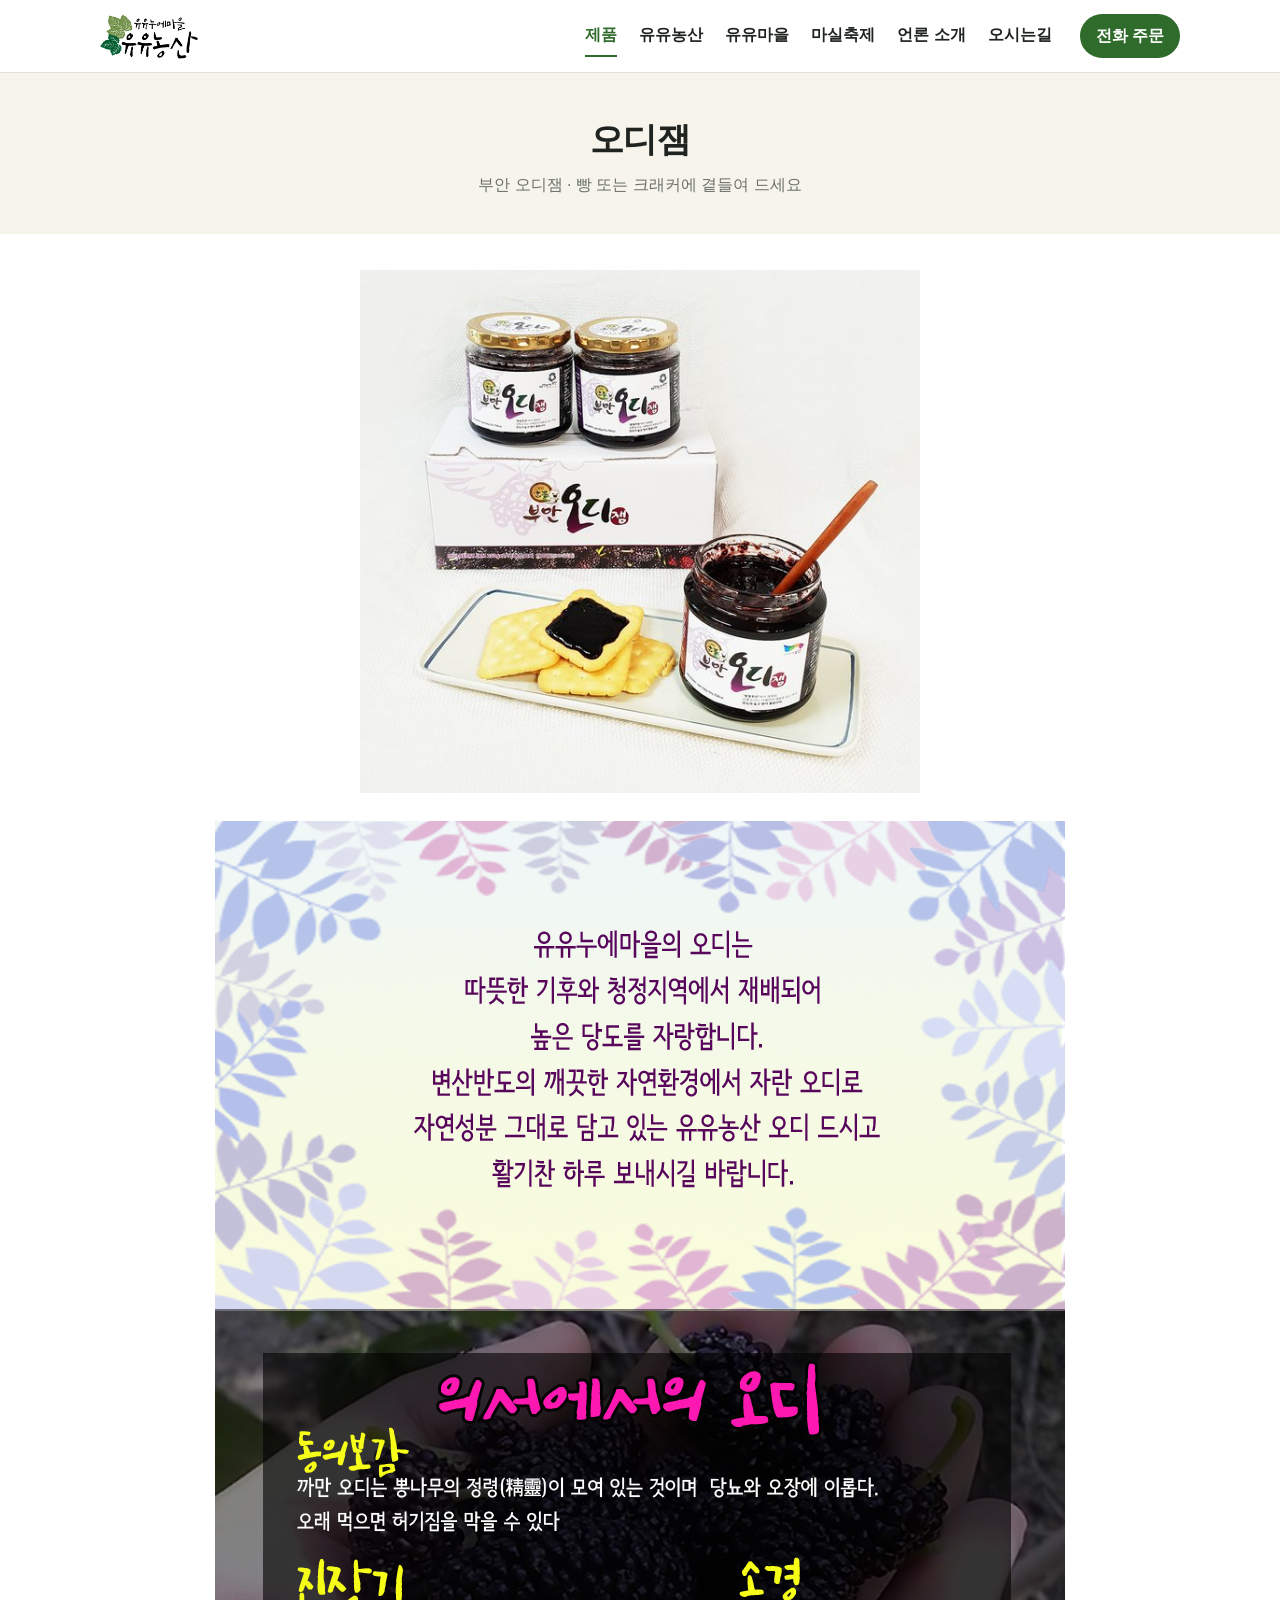
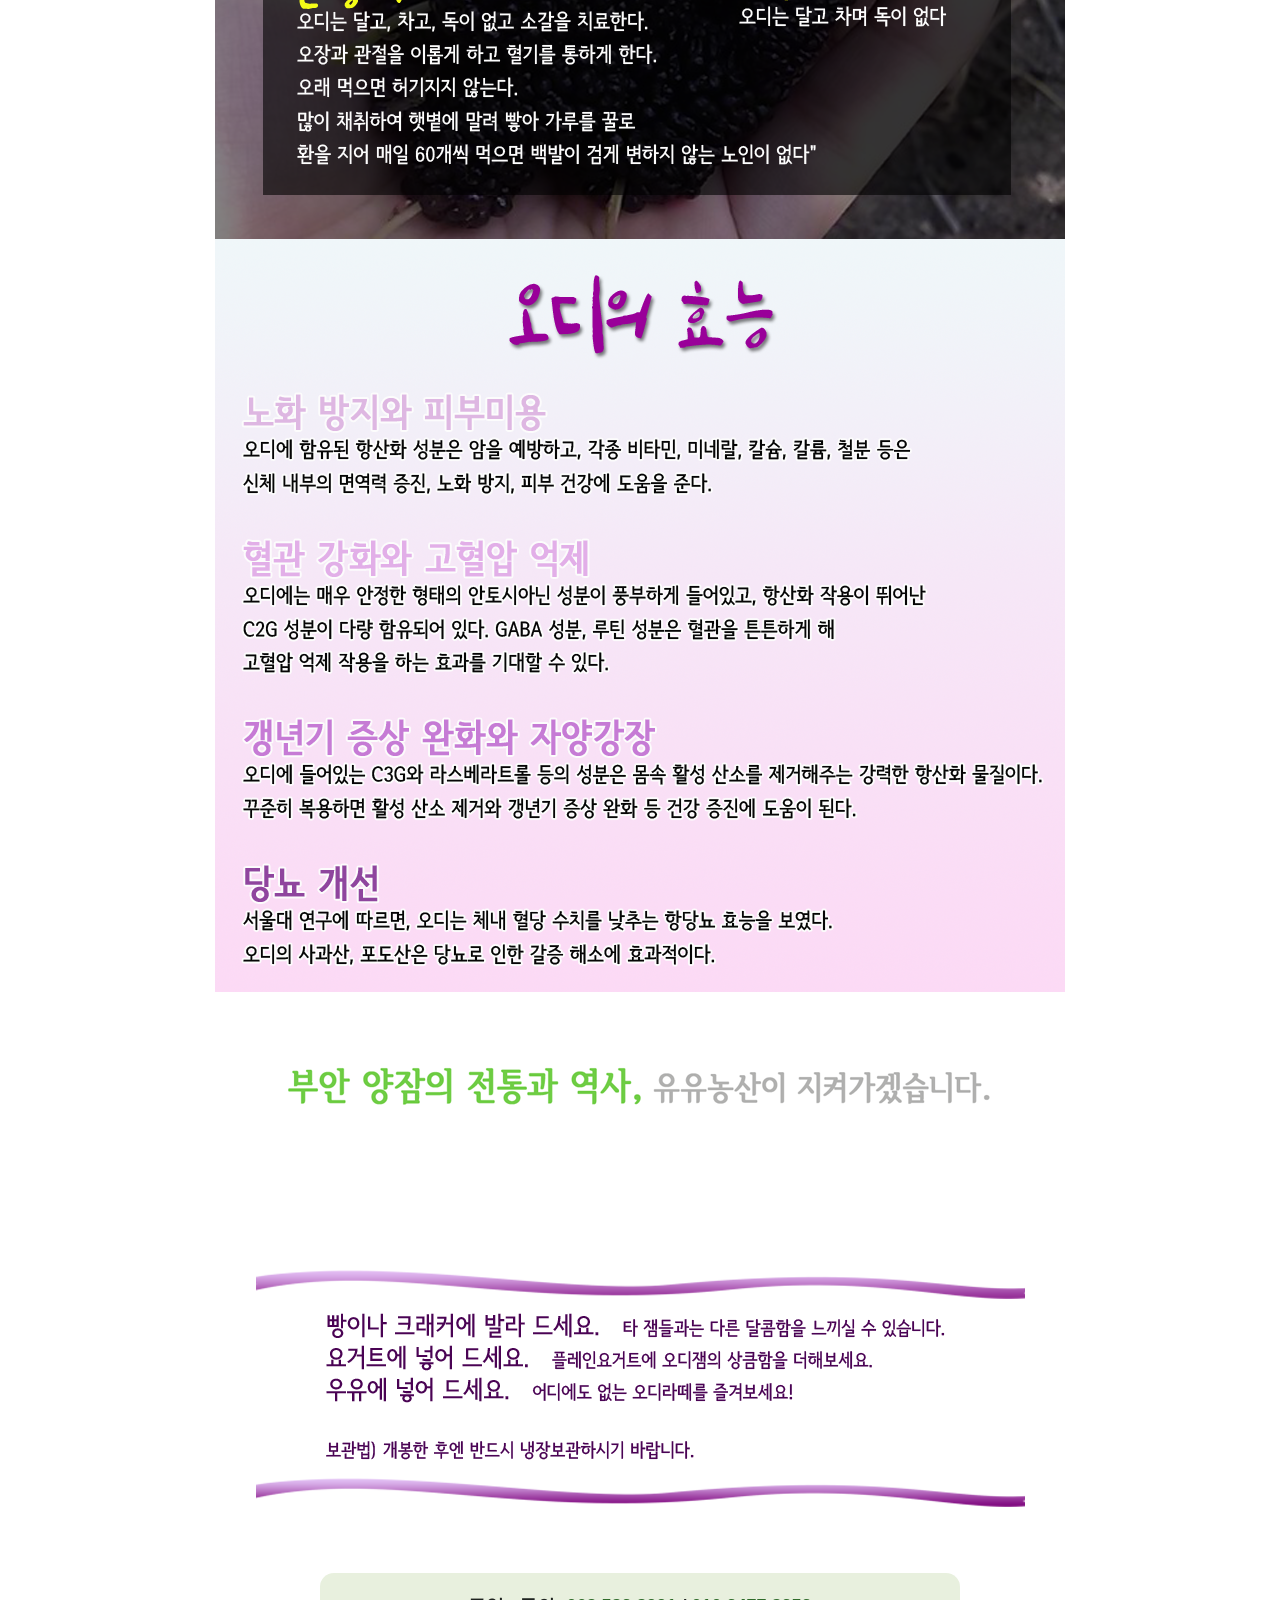
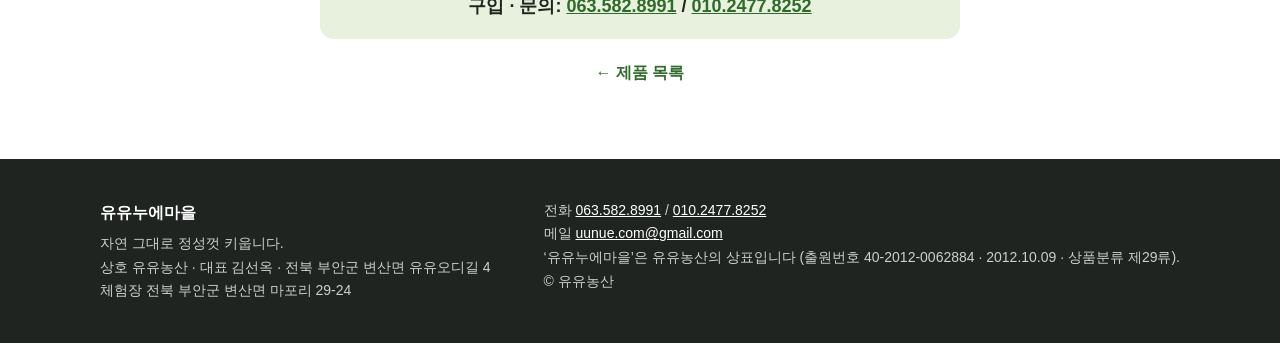
<file: products/odi-jam.html>
<!DOCTYPE html>
<html lang="ko-KR">
<head>
<meta charset="UTF-8">
<meta name="viewport" content="width=device-width, initial-scale=1.0">
<title>오디잼 – 유유누에마을</title>
<meta name="description" content="유유누에마을 부안 오디잼. 빵이나 크래커에 곁들여 드세요.">
<link rel="icon" href="../_wp/cropped-nue-32x32.png" sizes="32x32">
<link rel="stylesheet" href="../_files/site.css">
</head>
<body>
<header class="site-header">
  <div class="wrap">
    <a class="logo" href="../"><img src="../_files/logo1.png" alt="유유누에마을" width="98" height="52"></a>
    <nav class="site-nav"><a href="../#products" aria-current="page">제품</a><a href="../pages/about-farm.html">유유농산</a><a href="../pages/about-village.html">유유마을</a><a href="../pages/festival-2026.html">마실축제</a><a href="../pages/news.html">언론 소개</a><a href="../pages/location.html">오시는길</a></nav>
    <a class="call" href="tel:0635828991">전화 주문</a>
  </div>
</header>
<section class="page-head">
  <div class="wrap">
    <h1>오디잼</h1>
    <p class="lead">부안 오디잼 · 빵 또는 크래커에 곁들여 드세요</p>
  </div>
</section>
<main class="page">
  <img class="photo" width="600" height="560" src="../_files/thumb/odi-jam.jpg" alt="오디잼">
  <img class="desc" src="../_files/products/desc-odi.png" alt="오디잼 설명">
  <img class="howto" src="../_files/products/howto-odi-jam.png" alt="오디잼 드시는 법">
  <p class="ask">구입 · 문의: <a href="tel:0635828991">063.582.8991</a> / <a href="tel:01024778252">010.2477.8252</a></p>
  <p class="back"><a href="../#products">← 제품 목록</a></p>
</main>
<footer class="site-footer">
  <div class="wrap">
    <div>
      <strong>유유누에마을</strong>
      <p>자연 그대로 정성껏 키웁니다.</p>
      <p>상호 유유농산 · 대표 김선옥 · 전북 부안군 변산면 유유오디길 4</p>
      <p>체험장 전북 부안군 변산면 마포리 29-24</p>
    </div>
    <div>
      <p>전화 <a href="tel:0635828991">063.582.8991</a> / <a href="tel:01024778252">010.2477.8252</a></p>
      <p>메일 <a href="mailto:uunue.com@gmail.com">uunue.com@gmail.com</a></p>
      <p>‘유유누에마을’은 유유농산의 상표입니다 (출원번호 40-2012-0062884 · 2012.10.09 · 상품분류 제29류).</p>
      <p>© 유유농산</p>
    </div>
  </div>
</footer>
</body>
</html>
</file>
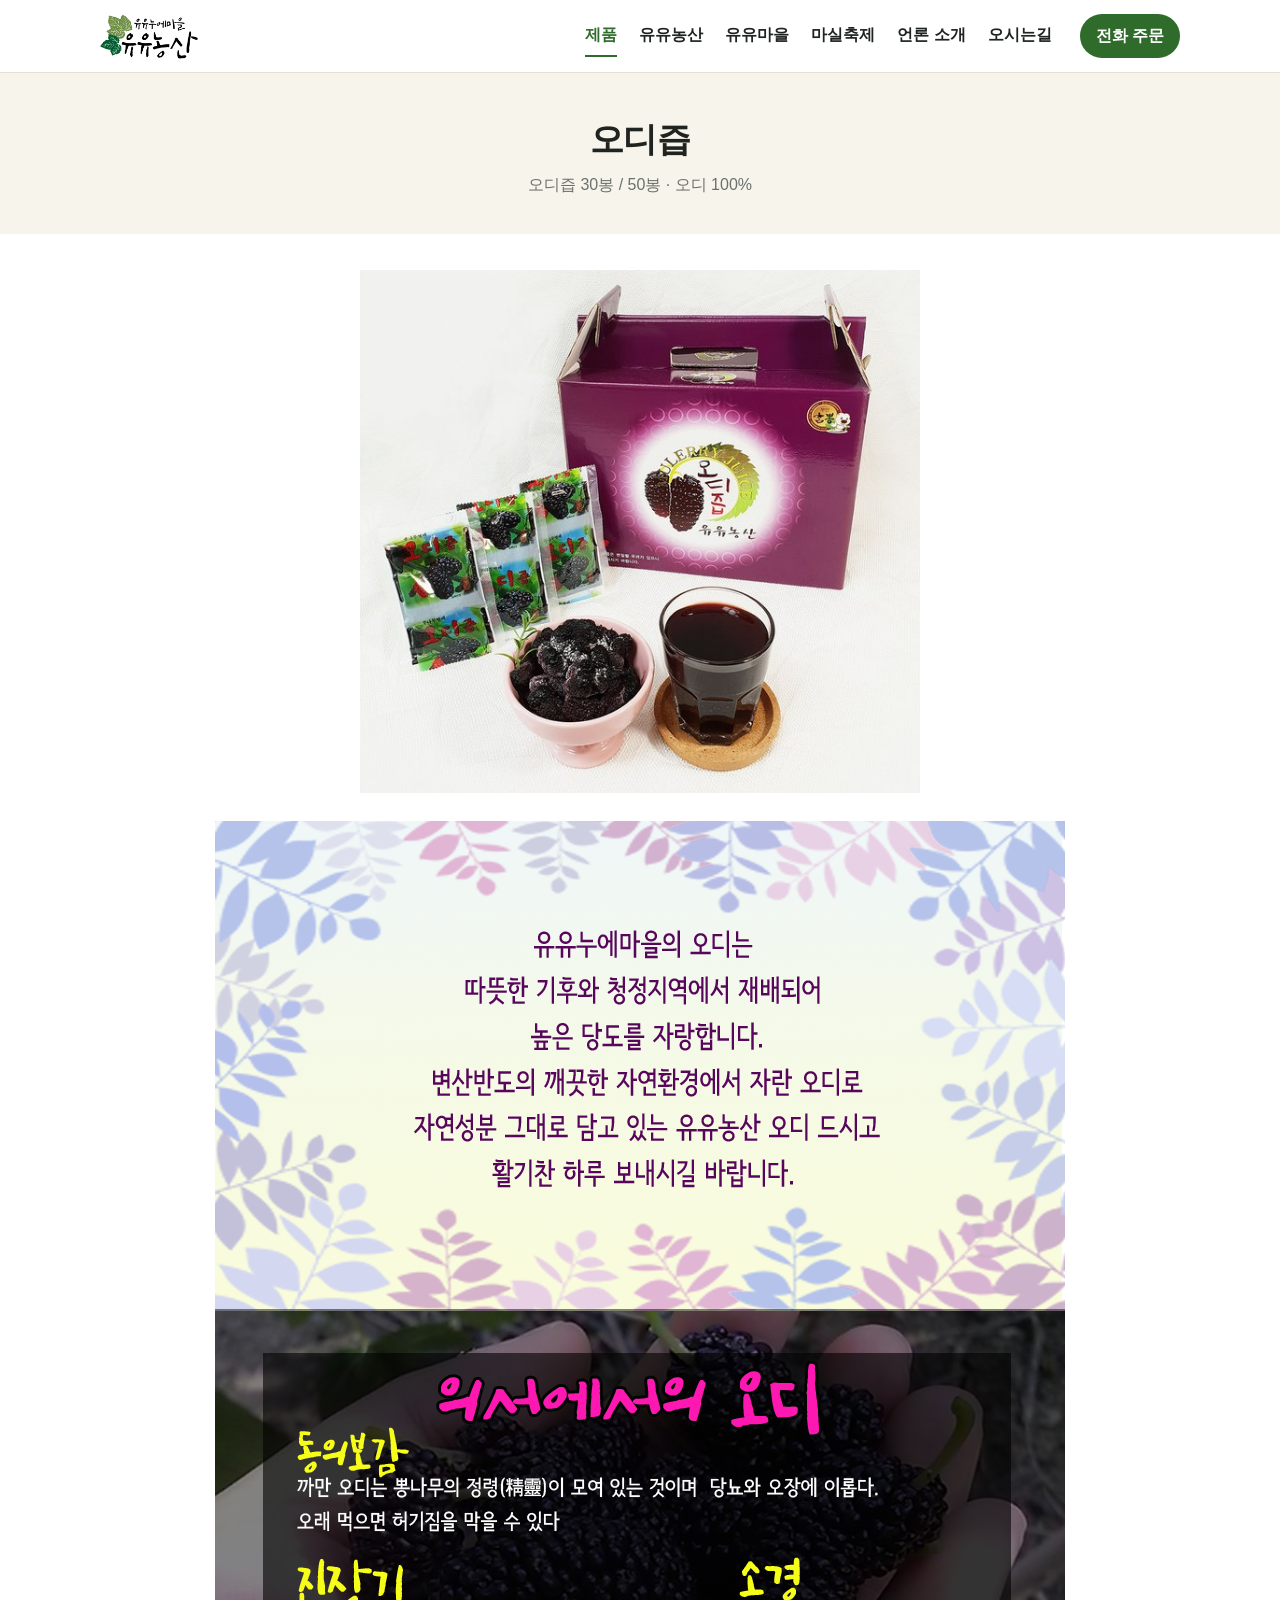
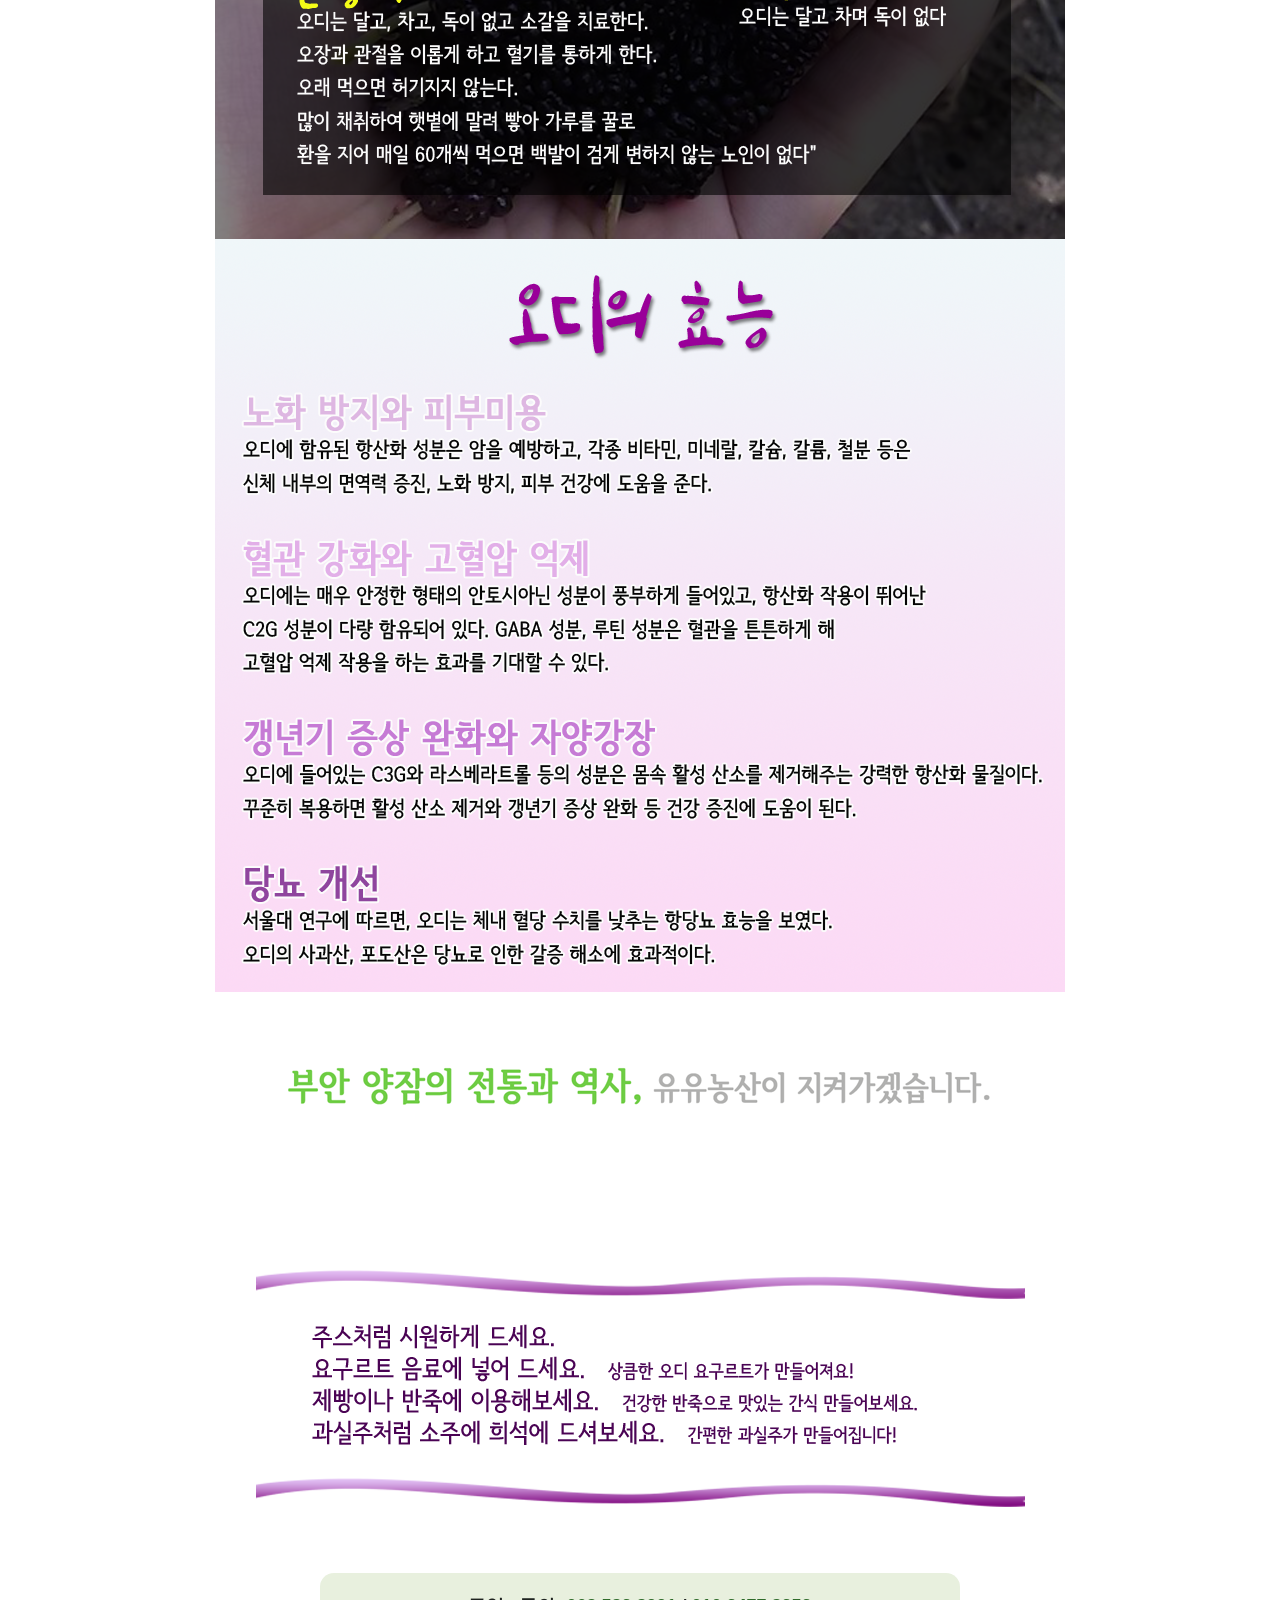
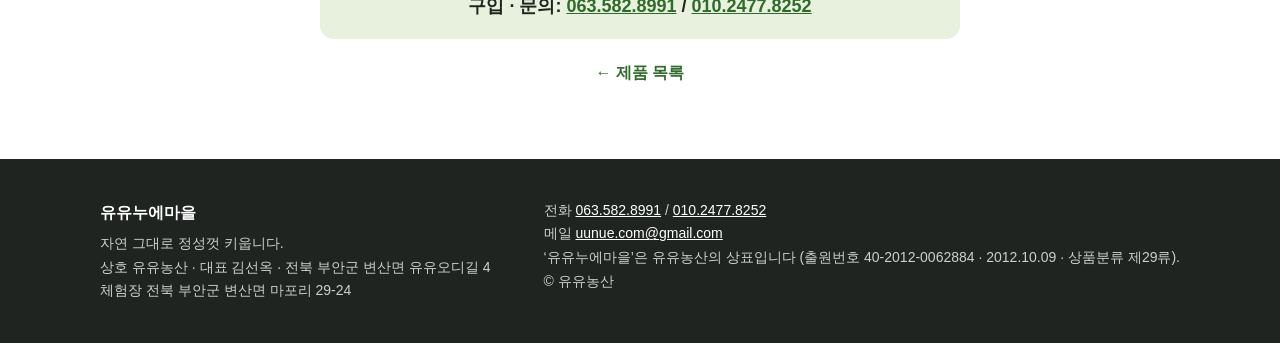
<file: products/odi-juice.html>
<!DOCTYPE html>
<html lang="ko-KR">
<head>
<meta charset="UTF-8">
<meta name="viewport" content="width=device-width, initial-scale=1.0">
<title>오디즙 – 유유누에마을</title>
<meta name="description" content="유유누에마을 오디즙. 오디 100%, 30봉 / 50봉.">
<link rel="icon" href="../_wp/cropped-nue-32x32.png" sizes="32x32">
<link rel="stylesheet" href="../_files/site.css">
</head>
<body>
<header class="site-header">
  <div class="wrap">
    <a class="logo" href="../"><img src="../_files/logo1.png" alt="유유누에마을" width="98" height="52"></a>
    <nav class="site-nav"><a href="../#products" aria-current="page">제품</a><a href="../pages/about-farm.html">유유농산</a><a href="../pages/about-village.html">유유마을</a><a href="../pages/festival-2026.html">마실축제</a><a href="../pages/news.html">언론 소개</a><a href="../pages/location.html">오시는길</a></nav>
    <a class="call" href="tel:0635828991">전화 주문</a>
  </div>
</header>
<section class="page-head">
  <div class="wrap">
    <h1>오디즙</h1>
    <p class="lead">오디즙 30봉 / 50봉 · 오디 100%</p>
  </div>
</section>
<main class="page">
  <img class="photo" width="600" height="560" src="../_files/thumb/odi-juice.jpg" alt="오디즙">
  <img class="desc" src="../_files/products/desc-odi.png" alt="오디즙 설명">
  <img class="howto" src="../_files/products/howto-odi-juice.png" alt="오디즙 드시는 법">
  <p class="ask">구입 · 문의: <a href="tel:0635828991">063.582.8991</a> / <a href="tel:01024778252">010.2477.8252</a></p>
  <p class="back"><a href="../#products">← 제품 목록</a></p>
</main>
<footer class="site-footer">
  <div class="wrap">
    <div>
      <strong>유유누에마을</strong>
      <p>자연 그대로 정성껏 키웁니다.</p>
      <p>상호 유유농산 · 대표 김선옥 · 전북 부안군 변산면 유유오디길 4</p>
      <p>체험장 전북 부안군 변산면 마포리 29-24</p>
    </div>
    <div>
      <p>전화 <a href="tel:0635828991">063.582.8991</a> / <a href="tel:01024778252">010.2477.8252</a></p>
      <p>메일 <a href="mailto:uunue.com@gmail.com">uunue.com@gmail.com</a></p>
      <p>‘유유누에마을’은 유유농산의 상표입니다 (출원번호 40-2012-0062884 · 2012.10.09 · 상품분류 제29류).</p>
      <p>© 유유농산</p>
    </div>
  </div>
</footer>
</body>
</html>
</file>
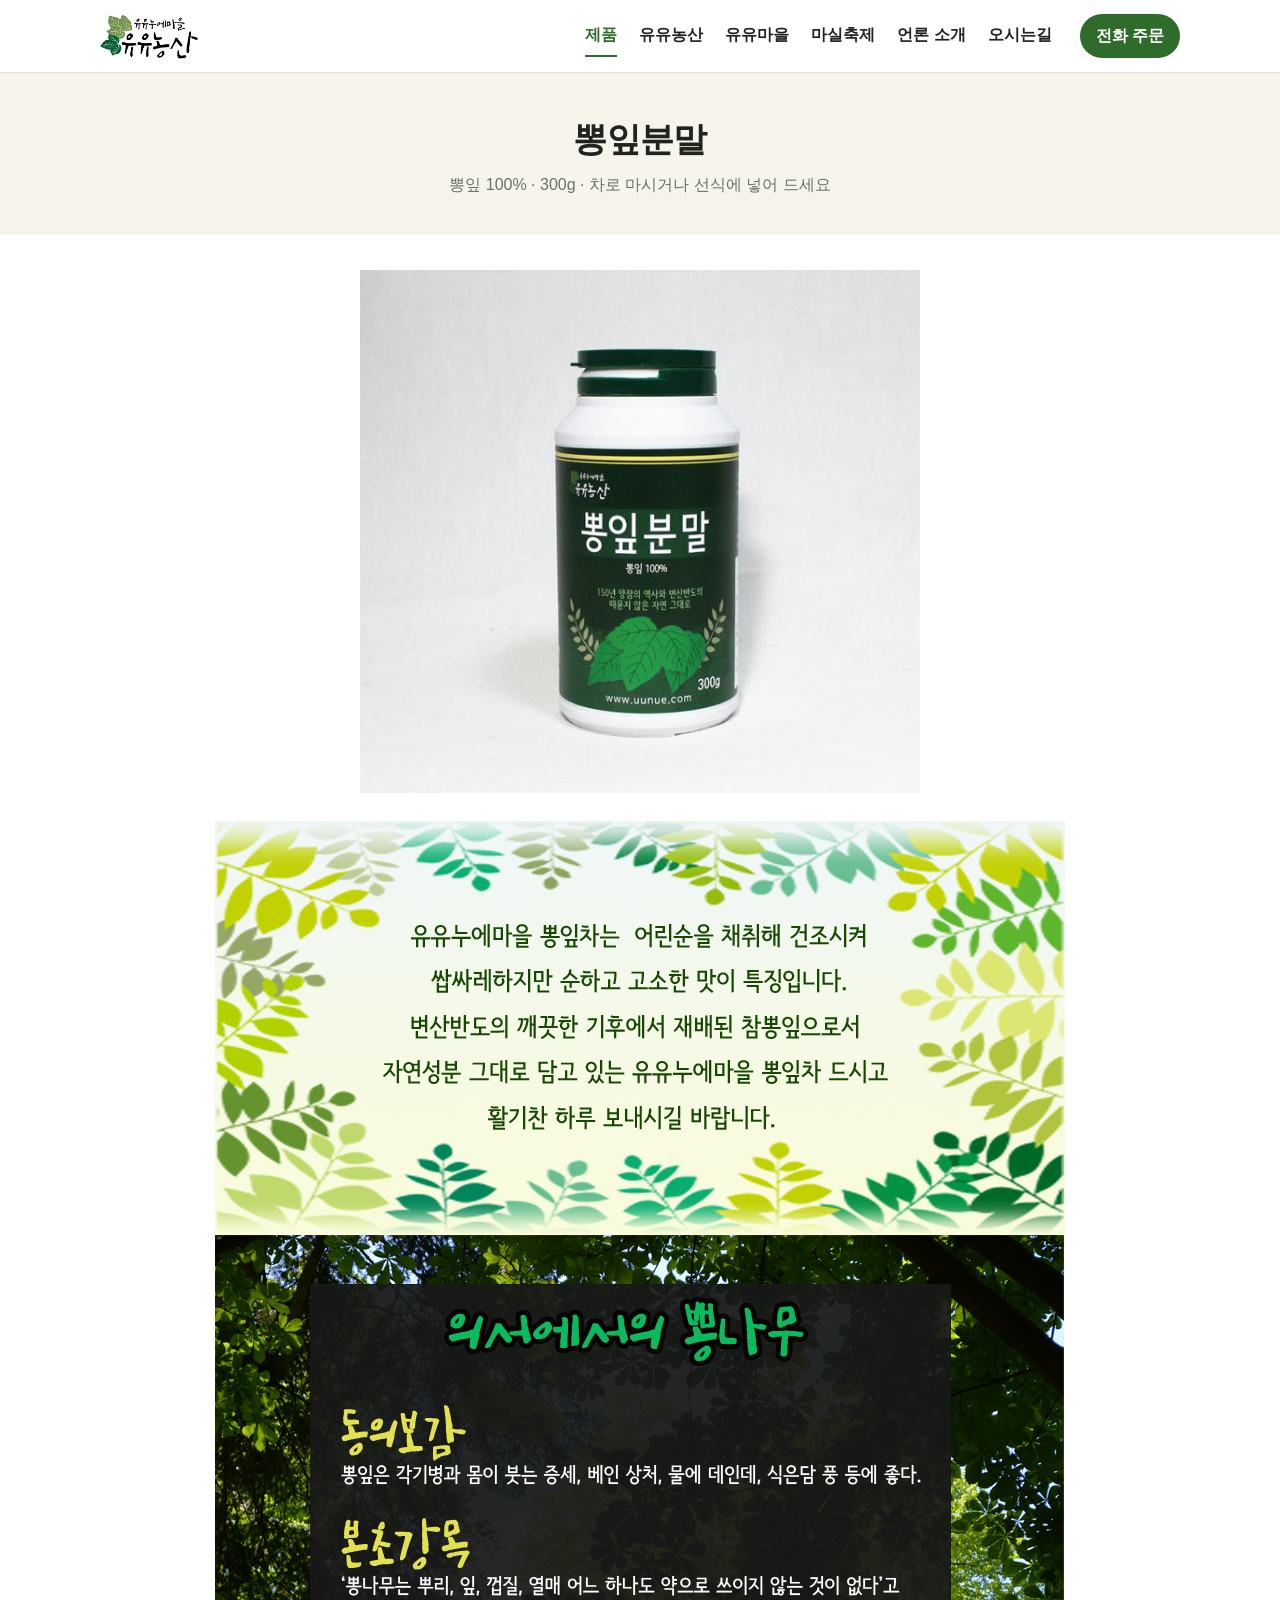
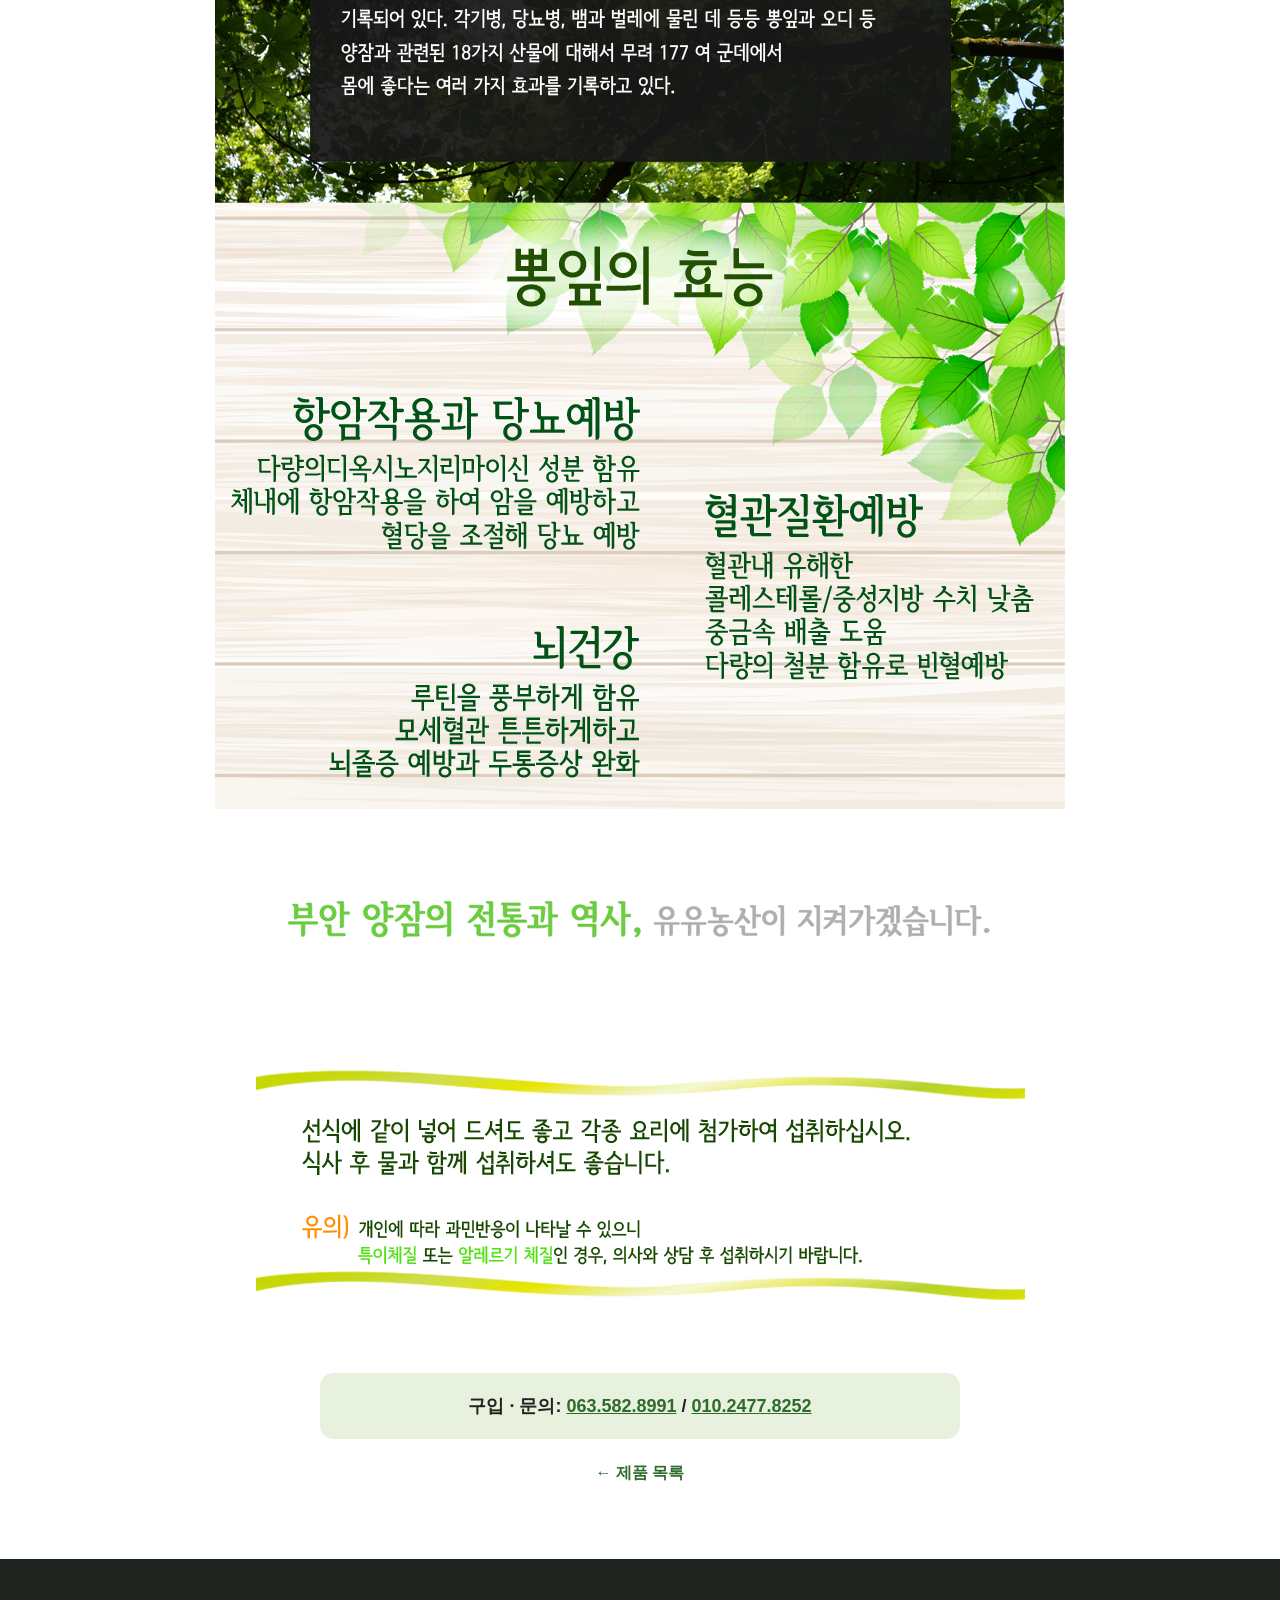
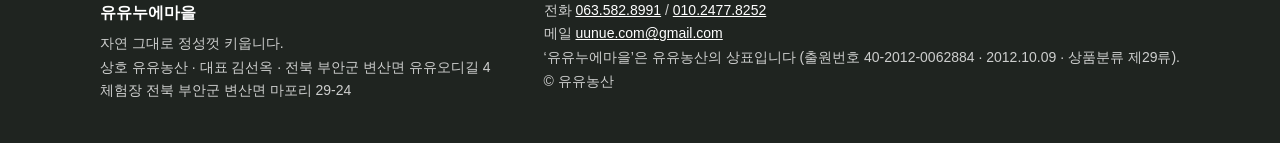
<file: products/ppong-powder.html>
<!DOCTYPE html>
<html lang="ko-KR">
<head>
<meta charset="UTF-8">
<meta name="viewport" content="width=device-width, initial-scale=1.0">
<title>뽕잎분말 – 유유누에마을</title>
<meta name="description" content="유유누에마을 뽕잎분말. 뽕잎 100%, 300g. 차나 선식으로 드세요.">
<link rel="icon" href="../_wp/cropped-nue-32x32.png" sizes="32x32">
<link rel="stylesheet" href="../_files/site.css">
</head>
<body>
<header class="site-header">
  <div class="wrap">
    <a class="logo" href="../"><img src="../_files/logo1.png" alt="유유누에마을" width="98" height="52"></a>
    <nav class="site-nav"><a href="../#products" aria-current="page">제품</a><a href="../pages/about-farm.html">유유농산</a><a href="../pages/about-village.html">유유마을</a><a href="../pages/festival-2026.html">마실축제</a><a href="../pages/news.html">언론 소개</a><a href="../pages/location.html">오시는길</a></nav>
    <a class="call" href="tel:0635828991">전화 주문</a>
  </div>
</header>
<section class="page-head">
  <div class="wrap">
    <h1>뽕잎분말</h1>
    <p class="lead">뽕잎 100% · 300g · 차로 마시거나 선식에 넣어 드세요</p>
  </div>
</section>
<main class="page">
  <img class="photo" width="600" height="560" src="../_files/thumb/ppong-powder.jpg" alt="뽕잎분말">
  <img class="desc" src="../_files/products/desc-ppong.png" alt="뽕잎분말 설명">
  <img class="howto" src="../_files/products/howto-ppong-powder.png" alt="뽕잎분말 드시는 법">
  <p class="ask">구입 · 문의: <a href="tel:0635828991">063.582.8991</a> / <a href="tel:01024778252">010.2477.8252</a></p>
  <p class="back"><a href="../#products">← 제품 목록</a></p>
</main>
<footer class="site-footer">
  <div class="wrap">
    <div>
      <strong>유유누에마을</strong>
      <p>자연 그대로 정성껏 키웁니다.</p>
      <p>상호 유유농산 · 대표 김선옥 · 전북 부안군 변산면 유유오디길 4</p>
      <p>체험장 전북 부안군 변산면 마포리 29-24</p>
    </div>
    <div>
      <p>전화 <a href="tel:0635828991">063.582.8991</a> / <a href="tel:01024778252">010.2477.8252</a></p>
      <p>메일 <a href="mailto:uunue.com@gmail.com">uunue.com@gmail.com</a></p>
      <p>‘유유누에마을’은 유유농산의 상표입니다 (출원번호 40-2012-0062884 · 2012.10.09 · 상품분류 제29류).</p>
      <p>© 유유농산</p>
    </div>
  </div>
</footer>
</body>
</html>
</file>
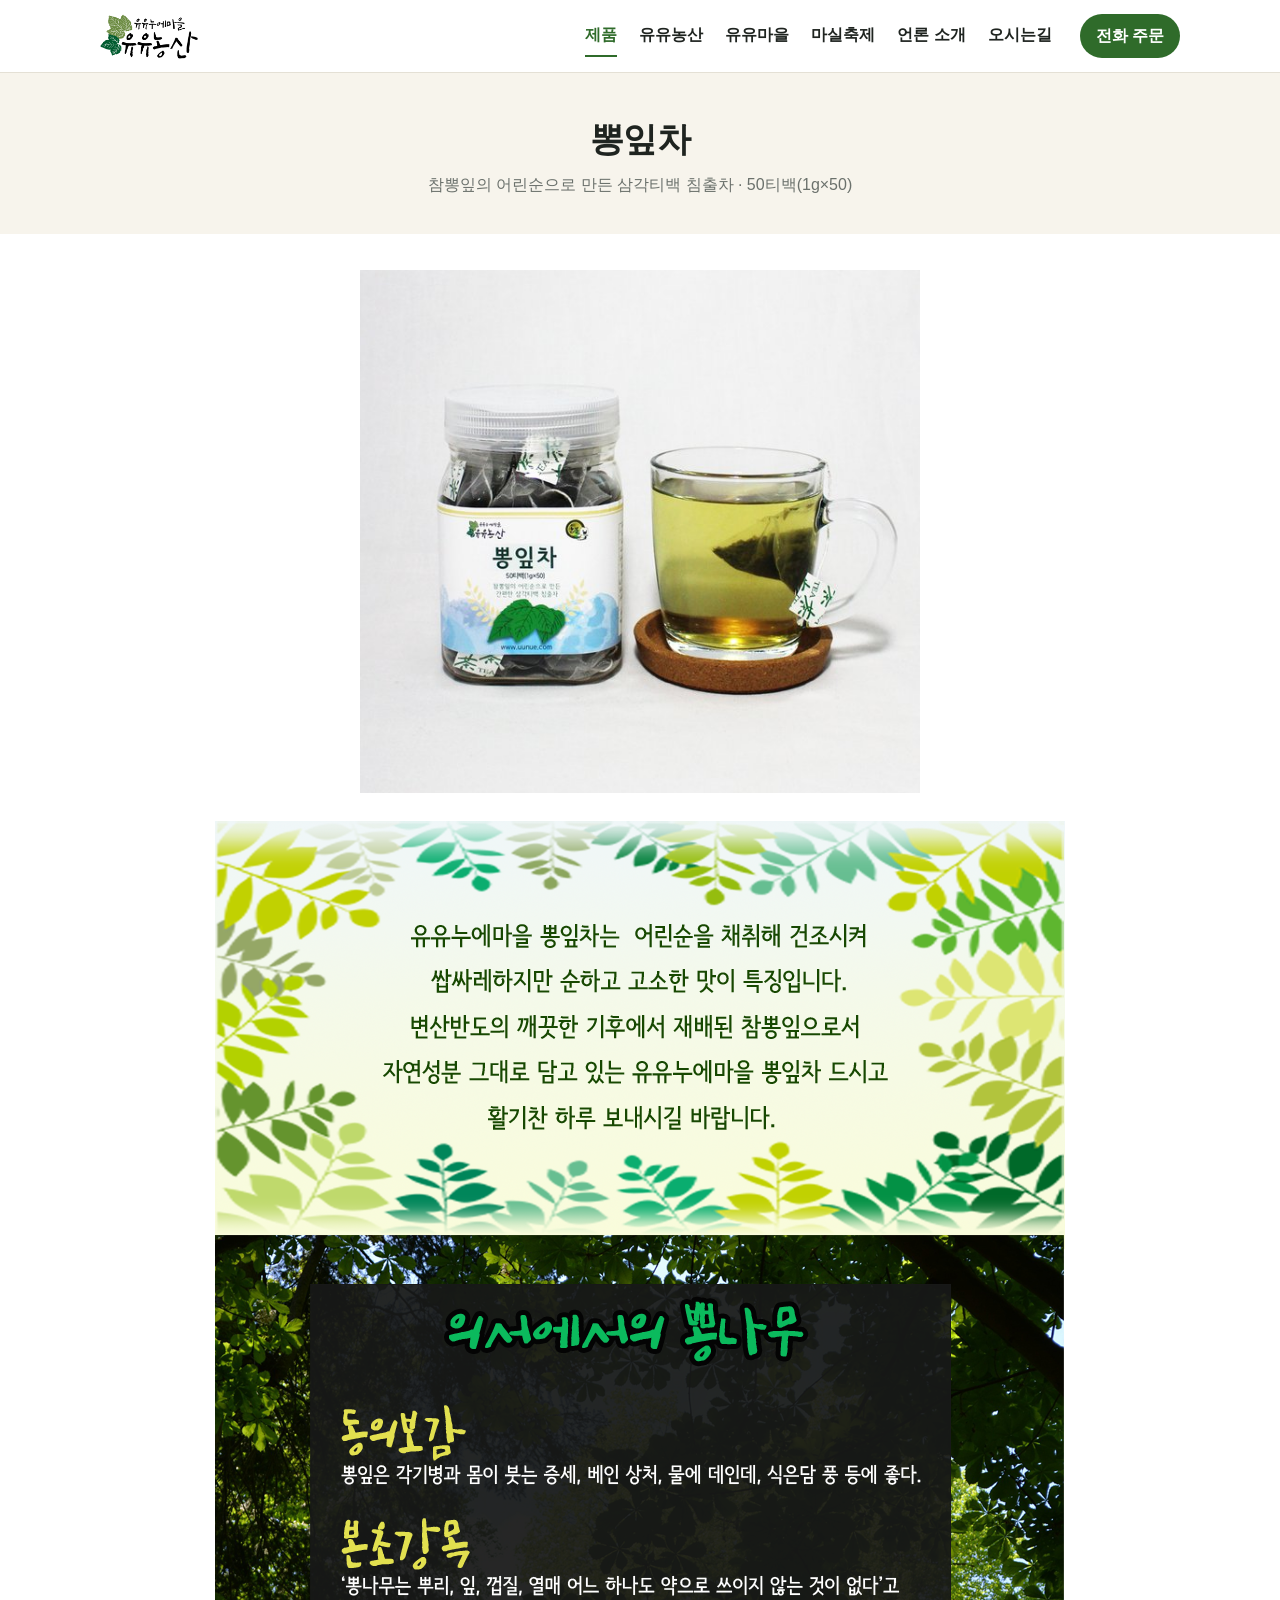
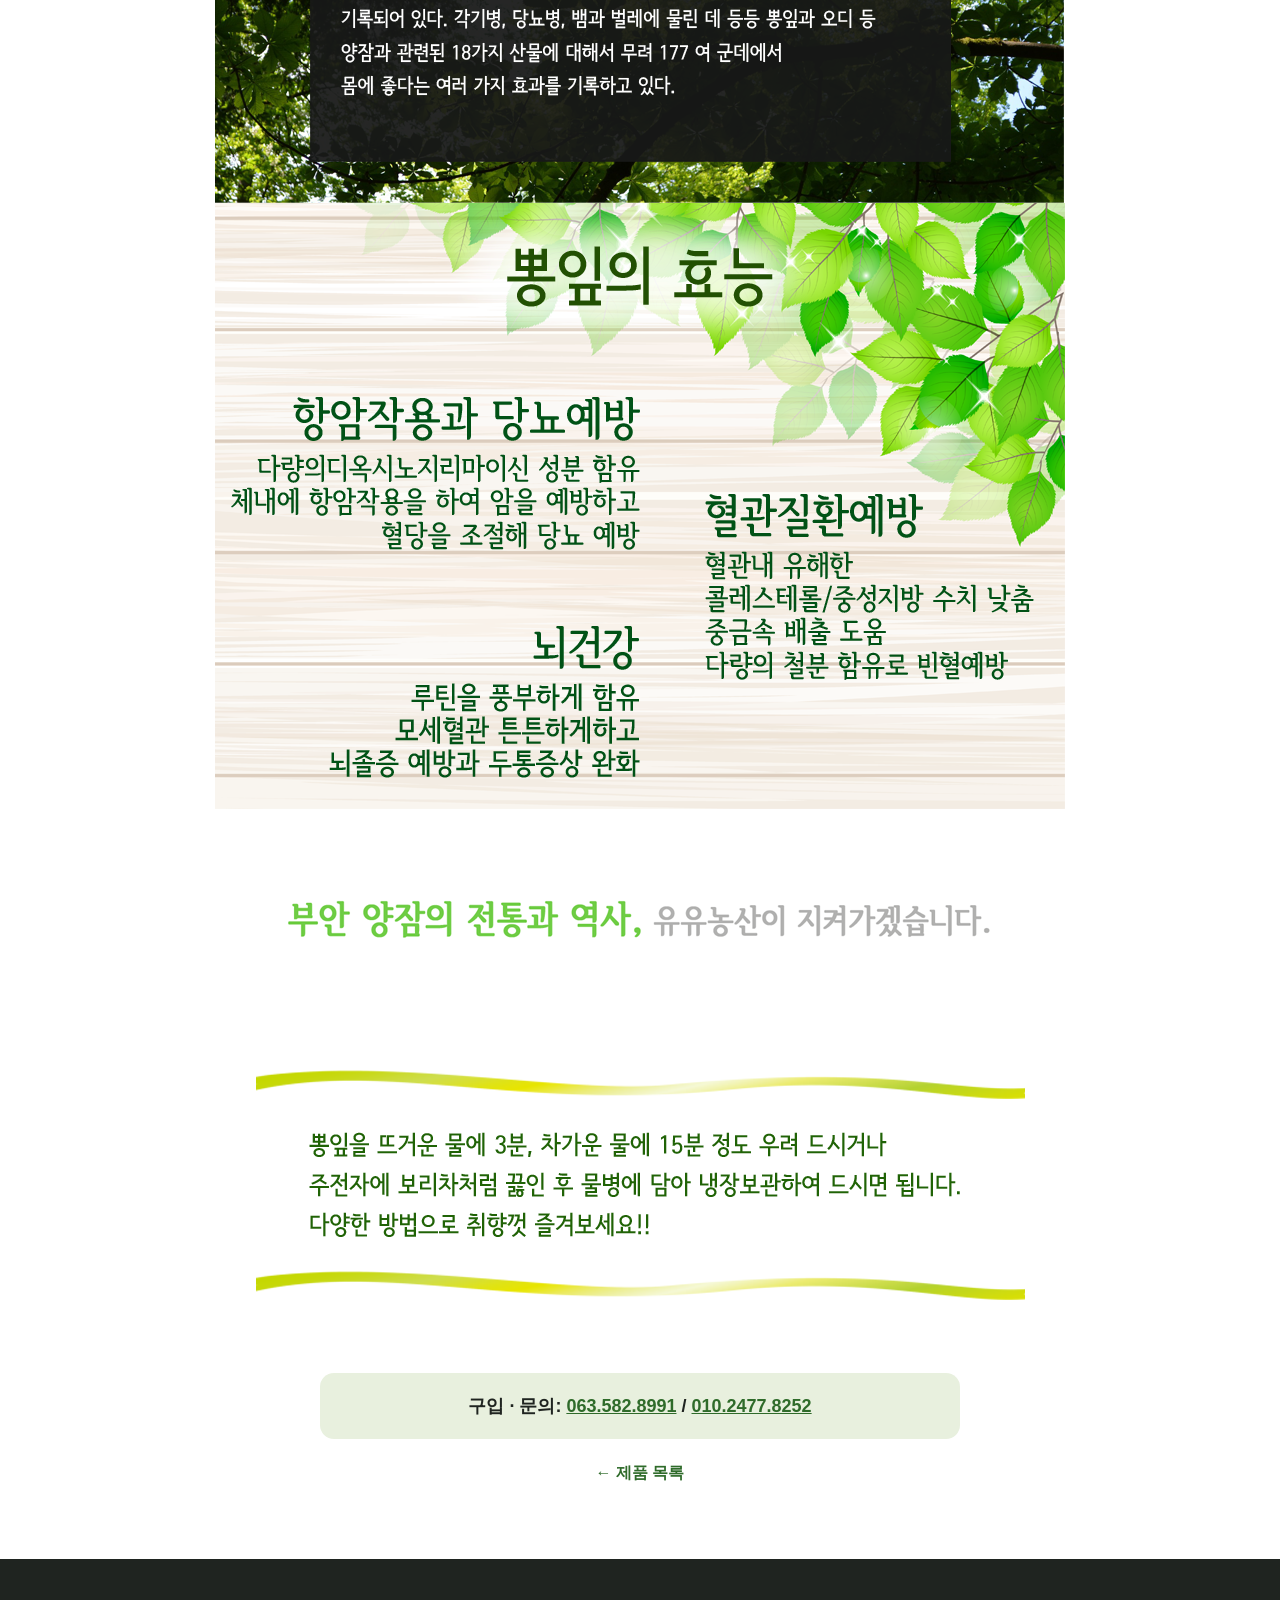
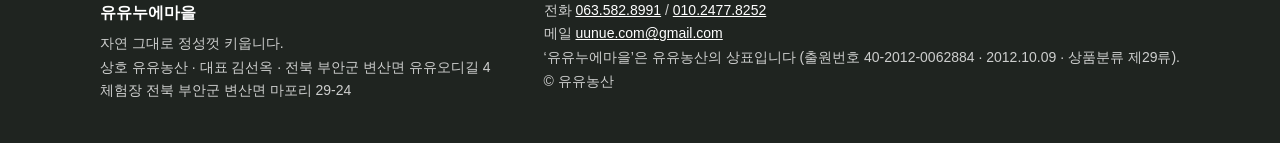
<file: products/ppong-tea.html>
<!DOCTYPE html>
<html lang="ko-KR">
<head>
<meta charset="UTF-8">
<meta name="viewport" content="width=device-width, initial-scale=1.0">
<title>뽕잎차 – 유유누에마을</title>
<meta name="description" content="유유누에마을 뽕잎차. 참뽕잎 어린순 삼각티백 50티백(1g×50).">
<link rel="icon" href="../_wp/cropped-nue-32x32.png" sizes="32x32">
<link rel="stylesheet" href="../_files/site.css">
</head>
<body>
<header class="site-header">
  <div class="wrap">
    <a class="logo" href="../"><img src="../_files/logo1.png" alt="유유누에마을" width="98" height="52"></a>
    <nav class="site-nav"><a href="../#products" aria-current="page">제품</a><a href="../pages/about-farm.html">유유농산</a><a href="../pages/about-village.html">유유마을</a><a href="../pages/festival-2026.html">마실축제</a><a href="../pages/news.html">언론 소개</a><a href="../pages/location.html">오시는길</a></nav>
    <a class="call" href="tel:0635828991">전화 주문</a>
  </div>
</header>
<section class="page-head">
  <div class="wrap">
    <h1>뽕잎차</h1>
    <p class="lead">참뽕잎의 어린순으로 만든 삼각티백 침출차 · 50티백(1g×50)</p>
  </div>
</section>
<main class="page">
  <img class="photo" width="600" height="560" src="../_files/thumb/ppong-tea.jpg" alt="뽕잎차">
  <img class="desc" src="../_files/products/desc-ppong.png" alt="뽕잎차 설명">
  <img class="howto" src="../_files/products/howto-ppong-tea.png" alt="뽕잎차 드시는 법">
  <p class="ask">구입 · 문의: <a href="tel:0635828991">063.582.8991</a> / <a href="tel:01024778252">010.2477.8252</a></p>
  <p class="back"><a href="../#products">← 제품 목록</a></p>
</main>
<footer class="site-footer">
  <div class="wrap">
    <div>
      <strong>유유누에마을</strong>
      <p>자연 그대로 정성껏 키웁니다.</p>
      <p>상호 유유농산 · 대표 김선옥 · 전북 부안군 변산면 유유오디길 4</p>
      <p>체험장 전북 부안군 변산면 마포리 29-24</p>
    </div>
    <div>
      <p>전화 <a href="tel:0635828991">063.582.8991</a> / <a href="tel:01024778252">010.2477.8252</a></p>
      <p>메일 <a href="mailto:uunue.com@gmail.com">uunue.com@gmail.com</a></p>
      <p>‘유유누에마을’은 유유농산의 상표입니다 (출원번호 40-2012-0062884 · 2012.10.09 · 상품분류 제29류).</p>
      <p>© 유유농산</p>
    </div>
  </div>
</footer>
</body>
</html>
</file>
<file: _files/site.css>
/* 유유누에마을 유유농산 공통 스타일 */
:root {
  --leaf: #2f6b2a;
  --leaf-soft: #e8f0de;
  --odi: #5a2a5c;
  --odi-soft: #f3ebf3;
  --cream: #f7f4ec;
  --ink: #1f2420;
  --text: #3a3f3b;
  --muted: #6b716c;
  --line: #e4e0d5;
  --bg: #ffffff;
  --radius: 14px;
  --wrap: 1120px;
}
* { box-sizing: border-box; }
html { scroll-behavior: smooth; }
body {
  margin: 0;
  background: var(--bg);
  color: var(--text);
  font-family: "Pretendard", "Apple SD Gothic Neo", "Malgun Gothic", "Noto Sans KR", "Noto Sans CJK KR", sans-serif;
  font-size: 16px;
  line-height: 1.7;
  word-break: keep-all;
  -webkit-text-size-adjust: 100%;
}
img { max-width: 100%; height: auto; display: block; }
a { color: var(--leaf); }
h1, h2, h3 { color: var(--ink); line-height: 1.35; letter-spacing: -0.02em; }
.wrap { max-width: var(--wrap); margin: 0 auto; padding: 0 20px; }

/* 머리말 */
.site-header {
  position: sticky;
  top: 0;
  z-index: 10;
  background: rgba(255, 255, 255, 0.96);
  border-bottom: 1px solid var(--line);
  backdrop-filter: blur(6px);
}
.site-header .wrap {
  display: flex;
  align-items: center;
  gap: 8px 28px;
  min-height: 72px;
}
.site-header .logo img { height: 52px; width: auto; }
.site-nav { display: flex; gap: 4px 22px; margin-left: auto; }
.site-nav a {
  color: var(--ink);
  text-decoration: none;
  font-weight: 700;
  font-size: 16px;
  padding: 6px 0;
  border-bottom: 2px solid transparent;
  white-space: nowrap;
}
.site-nav a:hover, .site-nav a[aria-current="page"] { color: var(--leaf); border-bottom-color: var(--leaf); }
.call {
  display: inline-flex;
  align-items: center;
  gap: 6px;
  padding: 8px 16px;
  border-radius: 999px;
  background: var(--leaf);
  color: #fff;
  font-weight: 700;
  text-decoration: none;
  white-space: nowrap;
}
.call:hover { background: #24561f; }

/* 버튼 */
.btn, .maps a {
  display: inline-block;
  padding: 11px 22px;
  border-radius: 999px;
  border: 1.5px solid var(--leaf);
  color: var(--leaf);
  background: #fff;
  font-weight: 700;
  text-decoration: none;
  line-height: 1.4;
}
.btn:hover, .maps a:hover { background: var(--leaf-soft); }
.btn.solid { background: var(--leaf); color: #fff; }
.btn.solid:hover { background: #24561f; }
.maps { display: flex; gap: 10px; justify-content: center; flex-wrap: wrap; margin: 0 0 16px; }

/* 첫 화면: 큰 소개 */
.hero { background: var(--cream); padding: 56px 0 64px; }
.hero .wrap { display: grid; grid-template-columns: 1.05fr 1fr; gap: 48px; align-items: center; }
.badge {
  display: inline-block;
  margin: 0 0 16px;
  padding: 5px 12px;
  border-radius: 999px;
  background: var(--odi-soft);
  color: var(--odi);
  font-size: 14px;
  font-weight: 700;
}
.hero h1 { margin: 0 0 16px; font-size: 44px; }
.hero h1 em { font-style: normal; color: var(--leaf); }
.hero p { margin: 0 0 28px; font-size: 18px; color: var(--muted); }
.hero .actions { display: flex; gap: 10px; flex-wrap: wrap; }
.mosaic { display: grid; grid-template-columns: 1fr 1fr; gap: 12px; }
.mosaic img { width: 100%; height: 100%; object-fit: cover; border-radius: var(--radius); }
.mosaic .big { grid-column: 1 / -1; aspect-ratio: 3 / 1.45; }
.mosaic .small { aspect-ratio: 4 / 3; }

/* 구역 공통 */
.section { padding: 72px 0; }
.section.alt { background: var(--cream); }
.section-head { text-align: center; margin: 0 auto 36px; max-width: 640px; }
.section-head .kicker { margin: 0 0 6px; color: var(--leaf); font-weight: 700; font-size: 15px; }
.section-head h2 { margin: 0 0 10px; font-size: 32px; }
.section-head p { margin: 0; color: var(--muted); }

/* 특징 */
.features { display: grid; grid-template-columns: repeat(3, 1fr); gap: 24px; }
.feature { text-align: center; }
.feature img { width: 100%; aspect-ratio: 4 / 3; object-fit: cover; border-radius: var(--radius); margin-bottom: 16px; }
.feature h3 { margin: 0 0 6px; font-size: 20px; }
.feature p { margin: 0; color: var(--muted); }

/* 제품 */
.products { display: grid; grid-template-columns: repeat(4, 1fr); gap: 20px; }
.product {
  display: flex;
  flex-direction: column;
  background: #fff;
  border: 1px solid var(--line);
  border-radius: var(--radius);
  overflow: hidden;
  color: inherit;
  text-decoration: none;
  transition: transform .15s ease, box-shadow .15s ease;
}
.product:hover { transform: translateY(-3px); box-shadow: 0 10px 24px rgba(31, 36, 32, 0.09); }
.product img { width: 100%; aspect-ratio: 600 / 560; object-fit: cover; }
.product .body { padding: 14px 16px 18px; }
.product h3 { margin: 0 0 4px; font-size: 18px; }
.product p { margin: 0; color: var(--muted); font-size: 14px; line-height: 1.55; }
.product .more { margin-top: 10px; color: var(--leaf); font-weight: 700; font-size: 14px; }

/* 이야기 */
.stories { display: grid; grid-template-columns: repeat(4, 1fr); gap: 20px; }
.story { color: inherit; text-decoration: none; }
.story img { width: 100%; aspect-ratio: 4 / 3; object-fit: cover; border-radius: var(--radius); margin-bottom: 12px; transition: opacity .15s ease; }
.story:hover img { opacity: .88; }
.story h3 { margin: 0 0 4px; font-size: 18px; }
.story:hover h3 { color: var(--leaf); }
.story p { margin: 0; color: var(--muted); font-size: 14px; }

/* 주문 · 문의 띠 */
.order { background: var(--odi); color: #fff; padding: 56px 0; }
.order .wrap { display: grid; grid-template-columns: 1.2fr 1fr; gap: 32px; align-items: center; }
.order h2 { color: #fff; margin: 0 0 8px; font-size: 30px; }
.order p { margin: 0; color: rgba(255, 255, 255, 0.82); }
.order .tels { display: grid; gap: 10px; }
.order .tels a {
  display: block;
  padding: 14px 20px;
  border-radius: 12px;
  background: rgba(255, 255, 255, 0.12);
  color: #fff;
  font-size: 22px;
  font-weight: 700;
  text-decoration: none;
  text-align: center;
}
.order .tels a:hover { background: rgba(255, 255, 255, 0.2); }
.order .tels small { display: block; font-size: 13px; font-weight: 400; opacity: .8; }

/* 오시는 길 요약 */
.visit { display: grid; grid-template-columns: 1fr 1fr; gap: 32px; align-items: center; }
.visit img { border-radius: var(--radius); width: 100%; }
.visit h2 { margin: 0 0 8px; font-size: 28px; }
.visit .addr { margin: 0 0 20px; color: var(--muted); }
.visit .maps { justify-content: flex-start; }

/* 사업장 · 체험장 주소 */
.places { display: grid; grid-template-columns: 1fr 1fr; gap: 16px; text-align: left; }
.place { padding: 22px 24px 8px; border: 1px solid var(--line); border-radius: var(--radius); }
.place .tag { display: inline-block; margin: 0 0 6px; padding: 2px 10px; border-radius: 999px; background: var(--leaf-soft); color: var(--leaf); font-size: 13px; font-weight: 700; }
main.page .place h2 { margin: 0 0 8px; font-size: 20px; }
.place p { margin: 0 0 14px; }
.place .maps { justify-content: flex-start; }
.place .maps a { padding: 8px 16px; font-size: 14px; }
.visit .addr strong { color: var(--ink); }

/* 약도 */
.map { margin: 0 auto 8px; border: 1px solid var(--line); border-radius: var(--radius); overflow: hidden; }
.map svg { display: block; width: 100%; height: auto; font-family: inherit; }
.map .road { fill: none; stroke: #8b8f86; stroke-width: 8; stroke-linecap: round; stroke-linejoin: round; }
.map .road.local { stroke: #1f63b0; stroke-width: 6; }
.map .shield rect { fill: #fff; stroke: #6d7168; stroke-width: 3; }
.map .shield.local rect { stroke: #1f63b0; }
.map .shield text { font-size: 16px; font-weight: 700; text-anchor: middle; fill: #3a3f3b; }
.map .shield.local text { fill: #1f63b0; }
.map .cross { fill: #fff; stroke: #a3174a; stroke-width: 3; }
.map text { paint-order: stroke; stroke: #eef2e2; stroke-width: 5px; stroke-linejoin: round; }
.map .place { font-size: 17px; fill: #4a4f4a; }
.map .place.end { text-anchor: end; }
.map .place.mid { text-anchor: middle; }
.map .place.small { font-size: 14px; }
.map .cross-label { font-size: 16px; font-weight: 700; fill: #a3174a; text-anchor: middle; }
.map .nue { font-size: 17px; font-weight: 700; fill: #1f63b0; }
.map .park { font-size: 16px; fill: #2f6b2a; opacity: .75; }
.map .sea { font-size: 20px; fill: #6f8a97; stroke: #cfe6ef; letter-spacing: .3em; }
.map .mark { font-size: 22px; font-weight: 800; fill: #fff; stroke: none; text-anchor: middle; }
.map .mark-sub { font-size: 16px; font-weight: 700; fill: #fff; stroke: none; text-anchor: middle; }
.map .exp { font-size: 17px; font-weight: 700; fill: #2f6b2a; }
.routes { max-width: 720px; margin: 20px auto 0; padding: 0; list-style: none; text-align: left; }
.routes li { padding: 12px 16px; border-bottom: 1px solid var(--line); }
.routes strong { display: inline-block; min-width: 5.5em; color: var(--leaf); }

/* 꼬리말 */
.site-footer { background: #1f2420; color: rgba(255, 255, 255, 0.78); padding: 40px 0; font-size: 14px; }
.site-footer .wrap { display: flex; flex-wrap: wrap; gap: 16px 40px; justify-content: space-between; }
.site-footer strong { display: block; color: #fff; font-size: 16px; margin-bottom: 6px; }
.site-footer p { margin: 0; }
.site-footer a { color: #fff; }

/* 하위 페이지 */
.page-head { background: var(--cream); padding: 44px 0 36px; text-align: center; }
.page-head h1 { margin: 0; font-size: 34px; }
.page-head .lead { margin: 8px auto 0; max-width: 720px; }
main.page { max-width: 900px; margin: 0 auto; padding: 36px 20px 56px; text-align: center; }
.lead { margin: 0 0 24px; color: var(--muted); }
.photo, .desc, .howto { margin: 0 auto 28px; }
.photo { max-width: min(100%, 560px); }
.desc { max-width: min(100%, 850px); }
.howto { max-width: min(100%, 769px); }
main.page h2 { margin: 44px 0 16px; font-size: 24px; }
.posters { display: grid; grid-template-columns: repeat(auto-fit, minmax(220px, 1fr)); gap: 16px; }
.posters figure { margin: 0; }
.posters img { border-radius: 8px; }
.posters figcaption { margin-top: 6px; color: var(--muted); font-size: 14px; }
.info { margin: 0 auto 24px; border-collapse: collapse; text-align: left; max-width: 640px; width: 100%; }
.info th, .info td { padding: 12px 14px; border-bottom: 1px solid var(--line); vertical-align: top; }
.info th { width: 7em; color: var(--leaf); white-space: nowrap; }
.note { color: var(--muted); font-size: 14px; }
.name-note { max-width: 760px; margin: 0 auto 28px; padding: 16px 20px; background: var(--cream); border-left: 4px solid var(--leaf); border-radius: 8px; font-size: 15px; }
.name-note strong { display: block; color: var(--leaf); margin-bottom: 4px; }
.name-note p { margin: 0; }
.ask {
  margin: 40px auto 8px;
  padding: 18px 20px;
  max-width: 640px;
  border-radius: var(--radius);
  background: var(--leaf-soft);
  font-size: 18px;
  font-weight: 700;
  color: var(--ink);
}
.back { margin-top: 20px; }
.back a { text-decoration: none; font-weight: 700; }
.news {
  max-width: 760px;
  margin: 0 auto 20px;
  padding: 22px 24px 6px;
  border: 1px solid var(--line);
  border-radius: var(--radius);
  text-align: left;
}
.news .src { margin: 0; color: var(--leaf); font-size: 14px; font-weight: 700; }
main.page .news h2 { margin: 4px 0 12px; font-size: 20px; }
.news ul { margin: 0 0 16px; padding-left: 20px; }
.news li + li { margin-top: 6px; }
.news .maps { justify-content: flex-start; }

/* 화면 폭에 따라 */
@media (max-width: 980px) {
  .site-header .wrap { flex-wrap: wrap; padding-top: 8px; }
  .site-nav { order: 3; width: 100%; margin: 0 -20px; padding: 0 20px 8px; overflow-x: auto; scrollbar-width: none; }
  .site-nav::-webkit-scrollbar { display: none; }
  .call { margin-left: auto; }
  .hero .wrap, .order .wrap, .visit, .places { grid-template-columns: 1fr; }
  .products, .stories { grid-template-columns: repeat(2, 1fr); }
}
@media (max-width: 640px) {
  body { font-size: 15px; }
  .site-header { position: static; }
  .site-header .wrap { min-height: 60px; }
  .badge { font-size: 13px; }
  .site-header .logo img { height: 42px; }
  .site-nav { display: grid; grid-template-columns: repeat(3, 1fr); gap: 0; margin: 0; padding: 0 0 6px; overflow: visible; }
  .site-nav a { text-align: center; font-size: 15px; padding: 7px 0; }
  .call { padding: 7px 13px; font-size: 14px; }
  .hero { padding: 32px 0 40px; }
  .hero h1 { font-size: 30px; }
  .hero p { font-size: 16px; }
  .section { padding: 52px 0; }
  .section-head h2 { font-size: 26px; }
  .features { grid-template-columns: 1fr; }
  .products, .stories { gap: 12px; }
  .product .body { padding: 10px 12px 14px; }
  .product h3, .story h3 { font-size: 16px; }
  .order h2 { font-size: 24px; }
  .order .tels a { font-size: 20px; }
  .page-head h1 { font-size: 26px; }
  .map { margin: 0 -20px 8px; border-radius: 0; border-left: 0; border-right: 0; overflow-x: auto; }
  .map svg { width: 640px; max-width: none; }
}
@media (prefers-reduced-motion: reduce) {
  html { scroll-behavior: auto; }
  .product, .story img { transition: none; }
}
</file>
